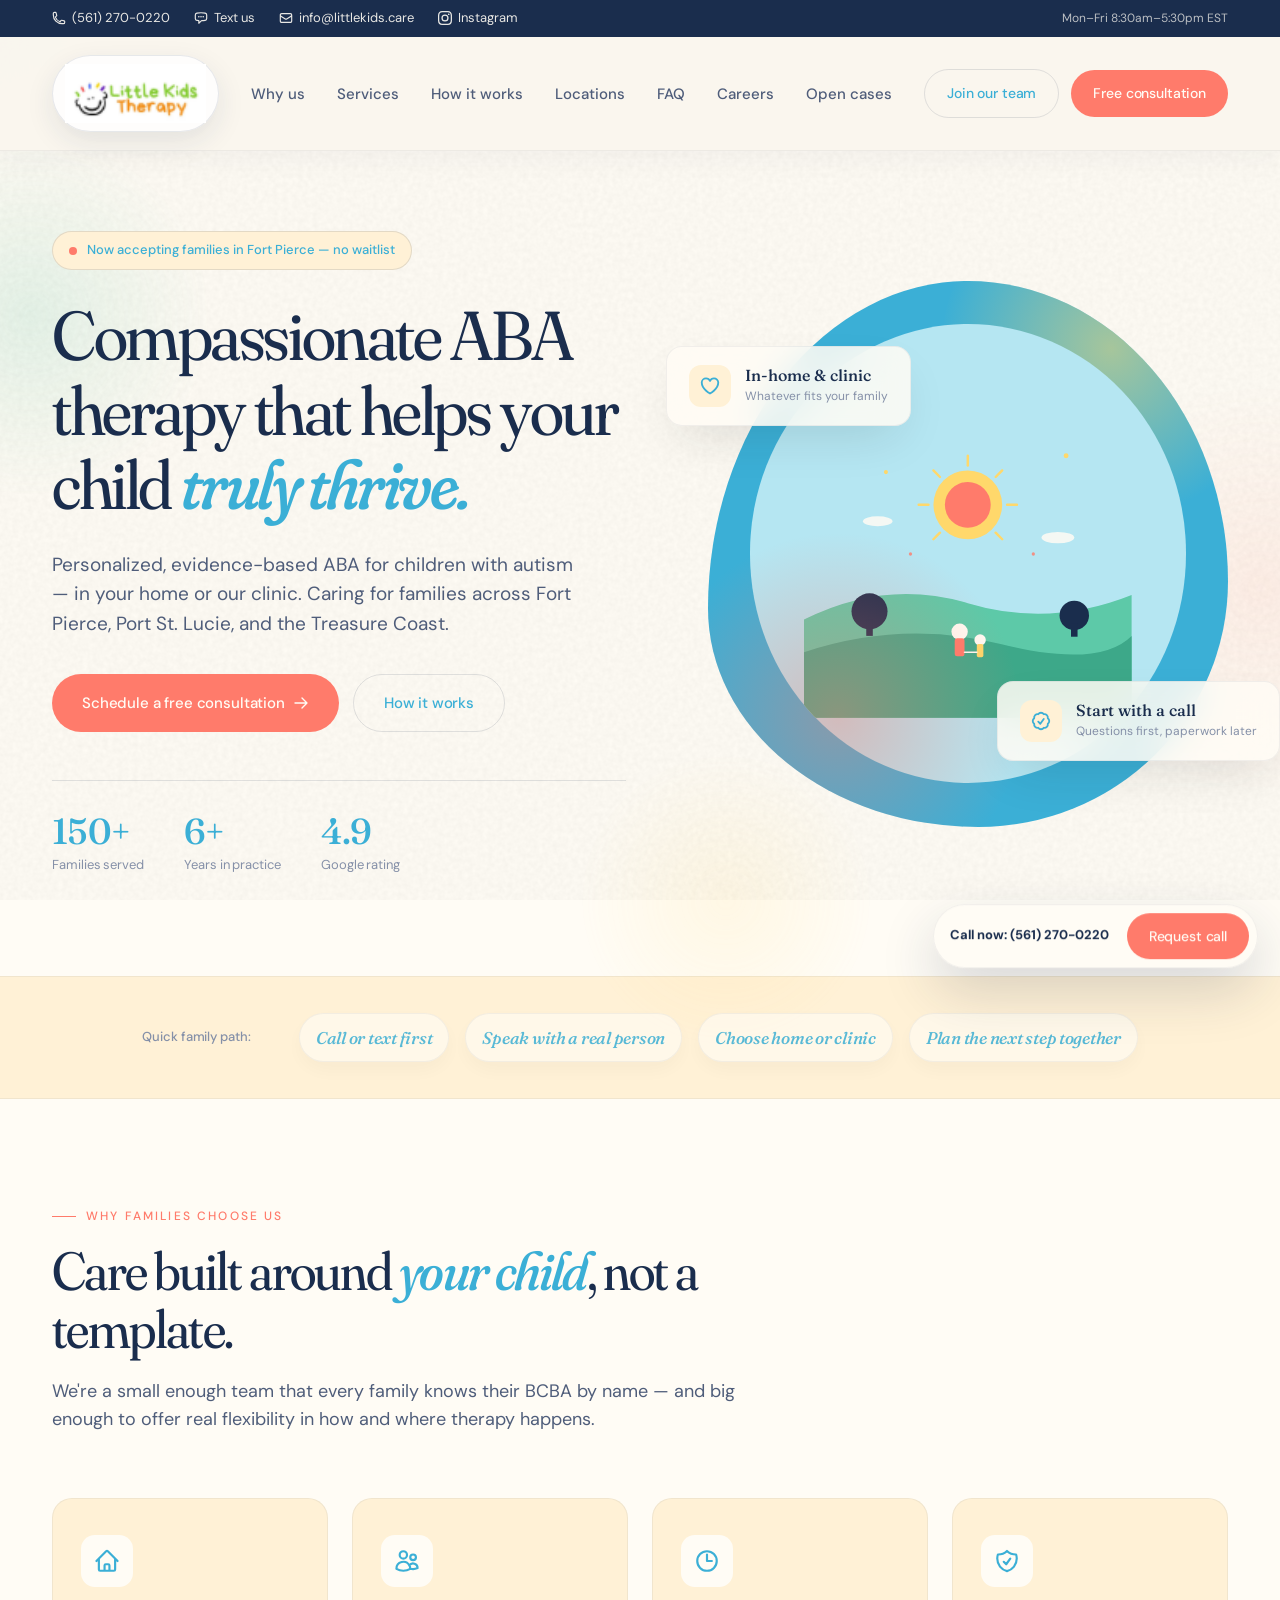
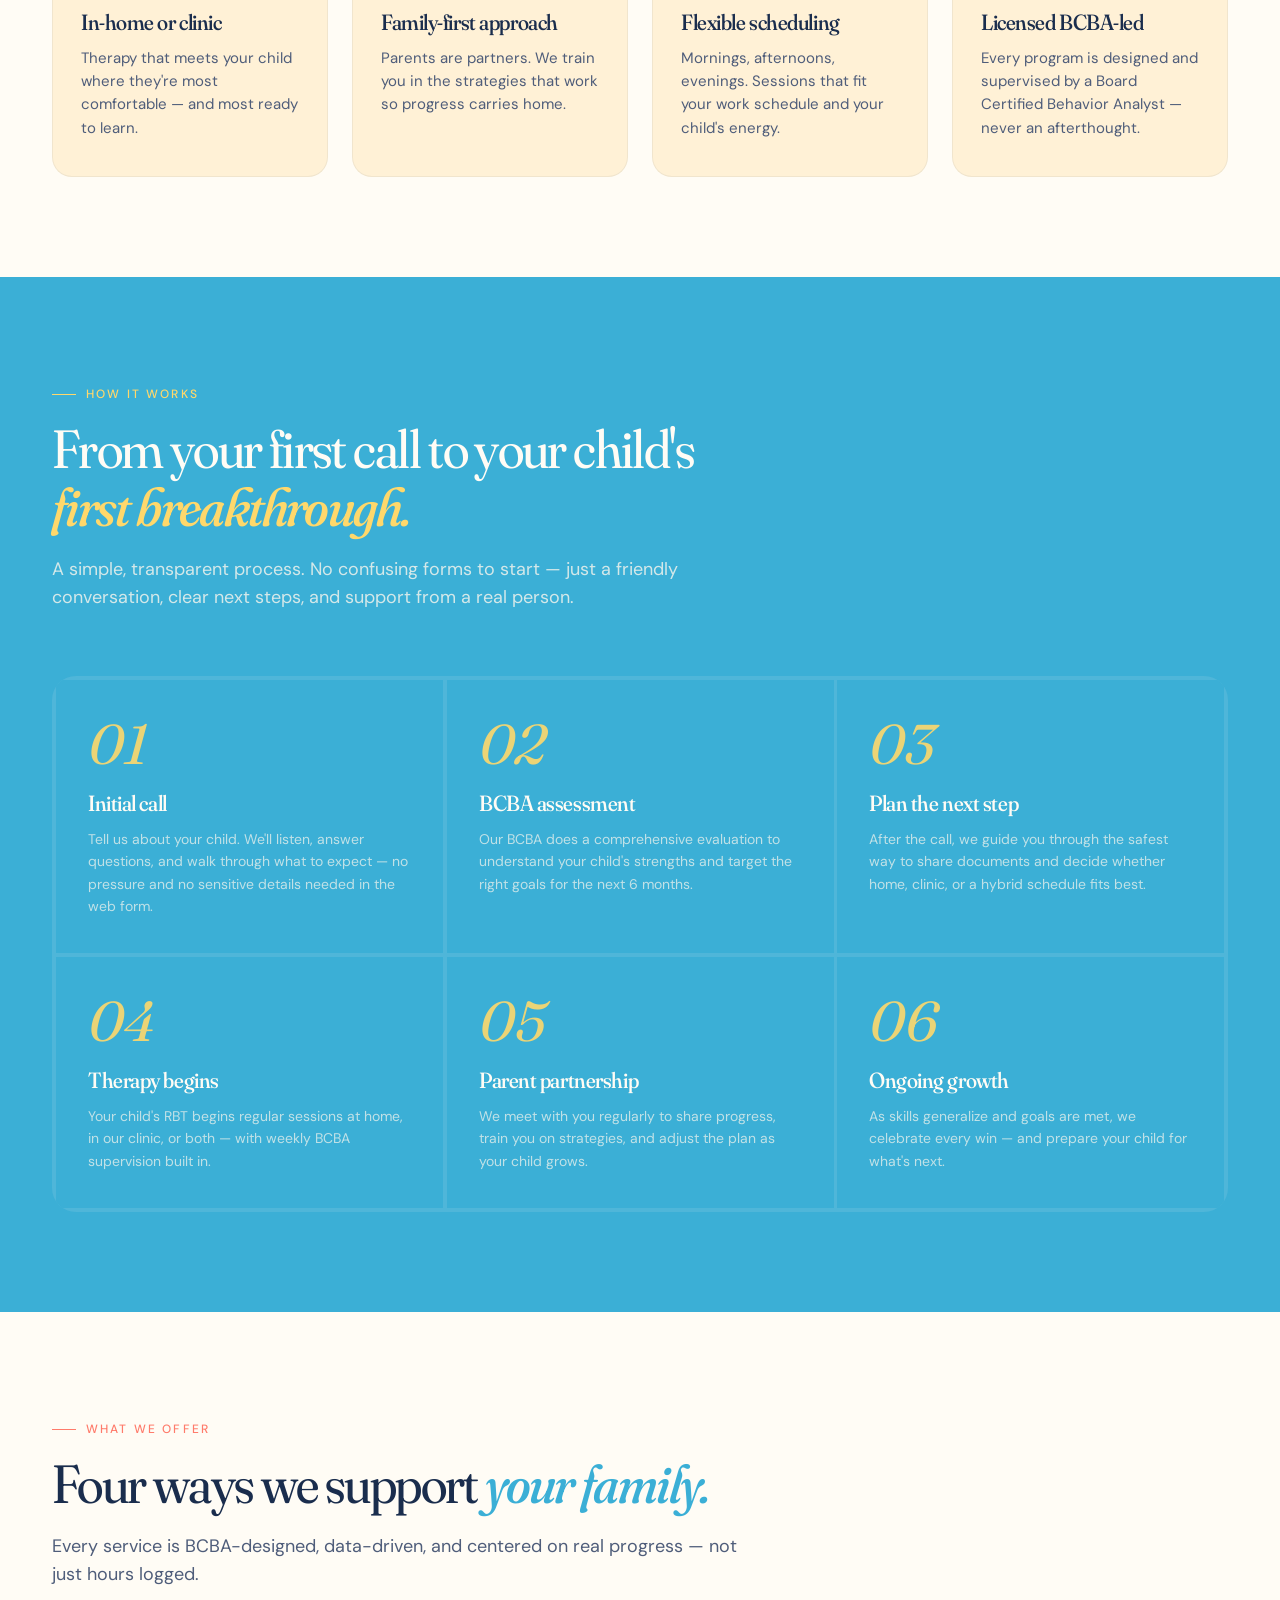
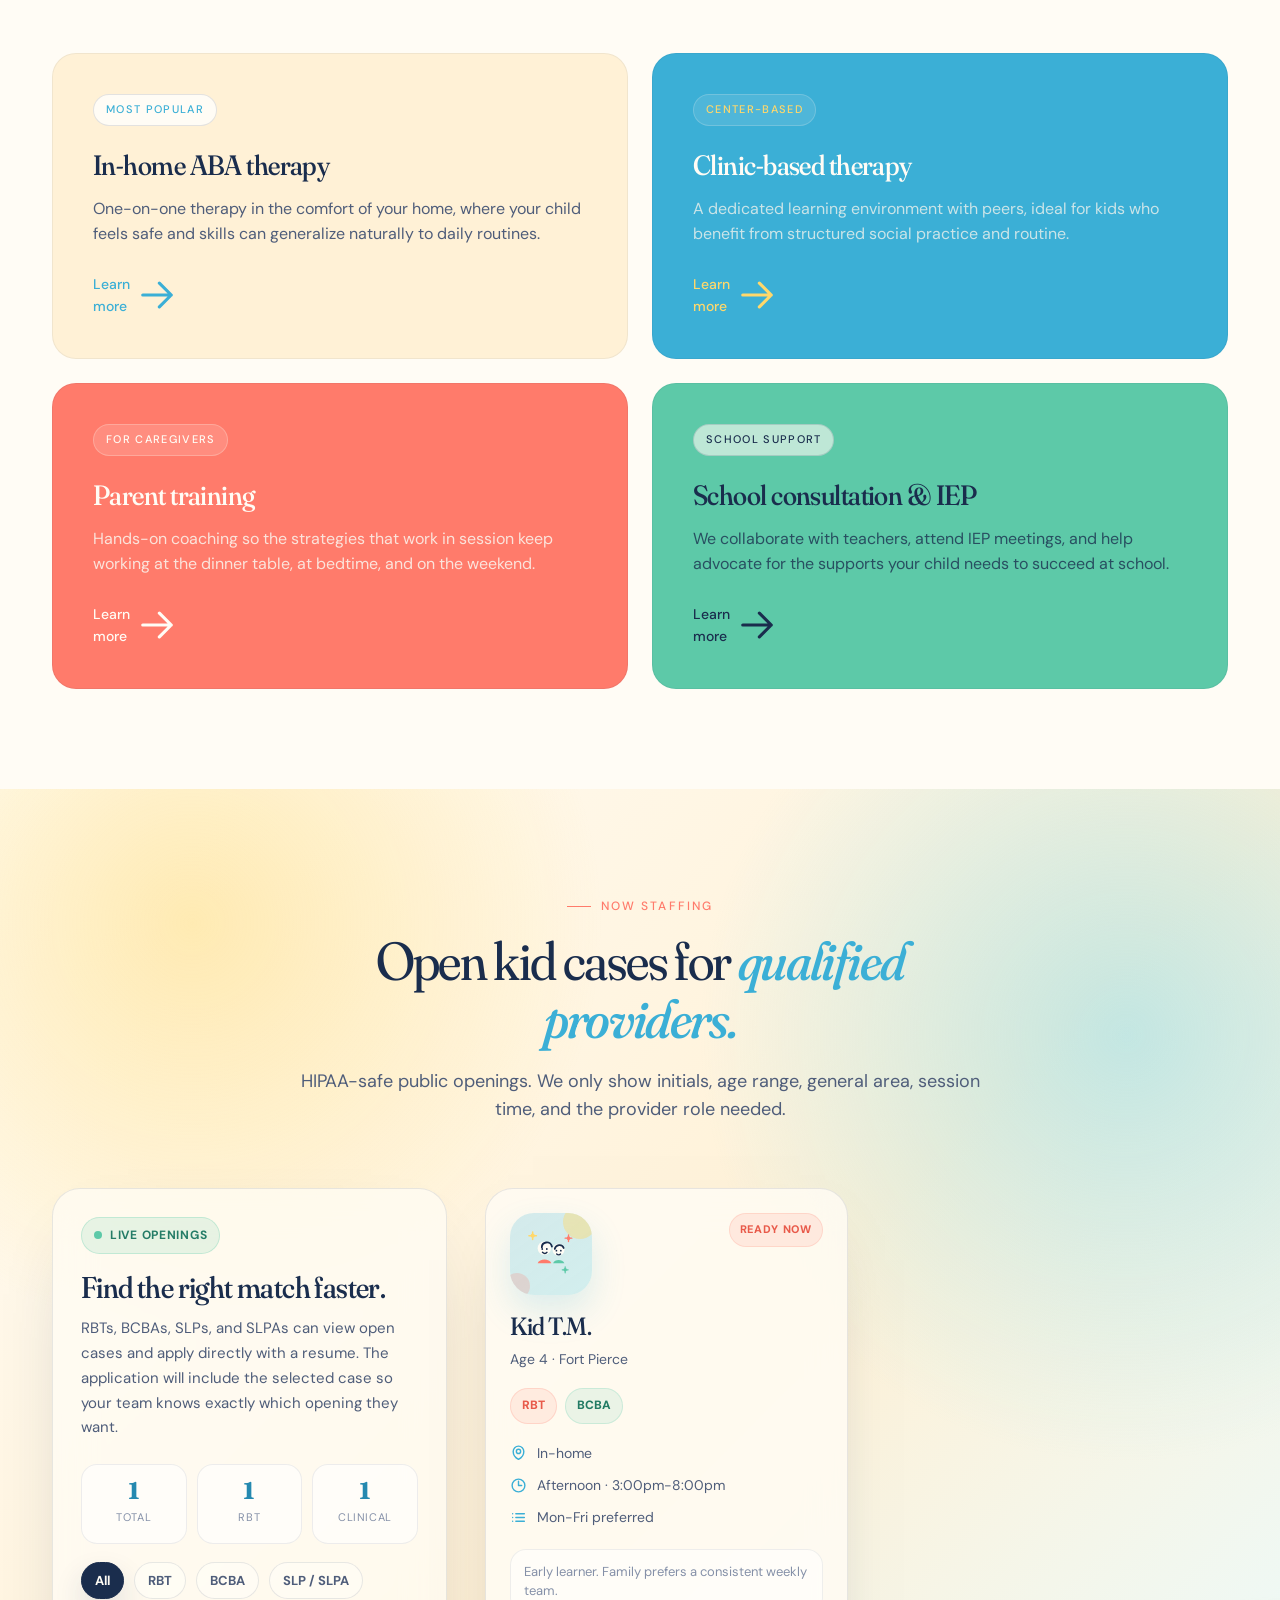
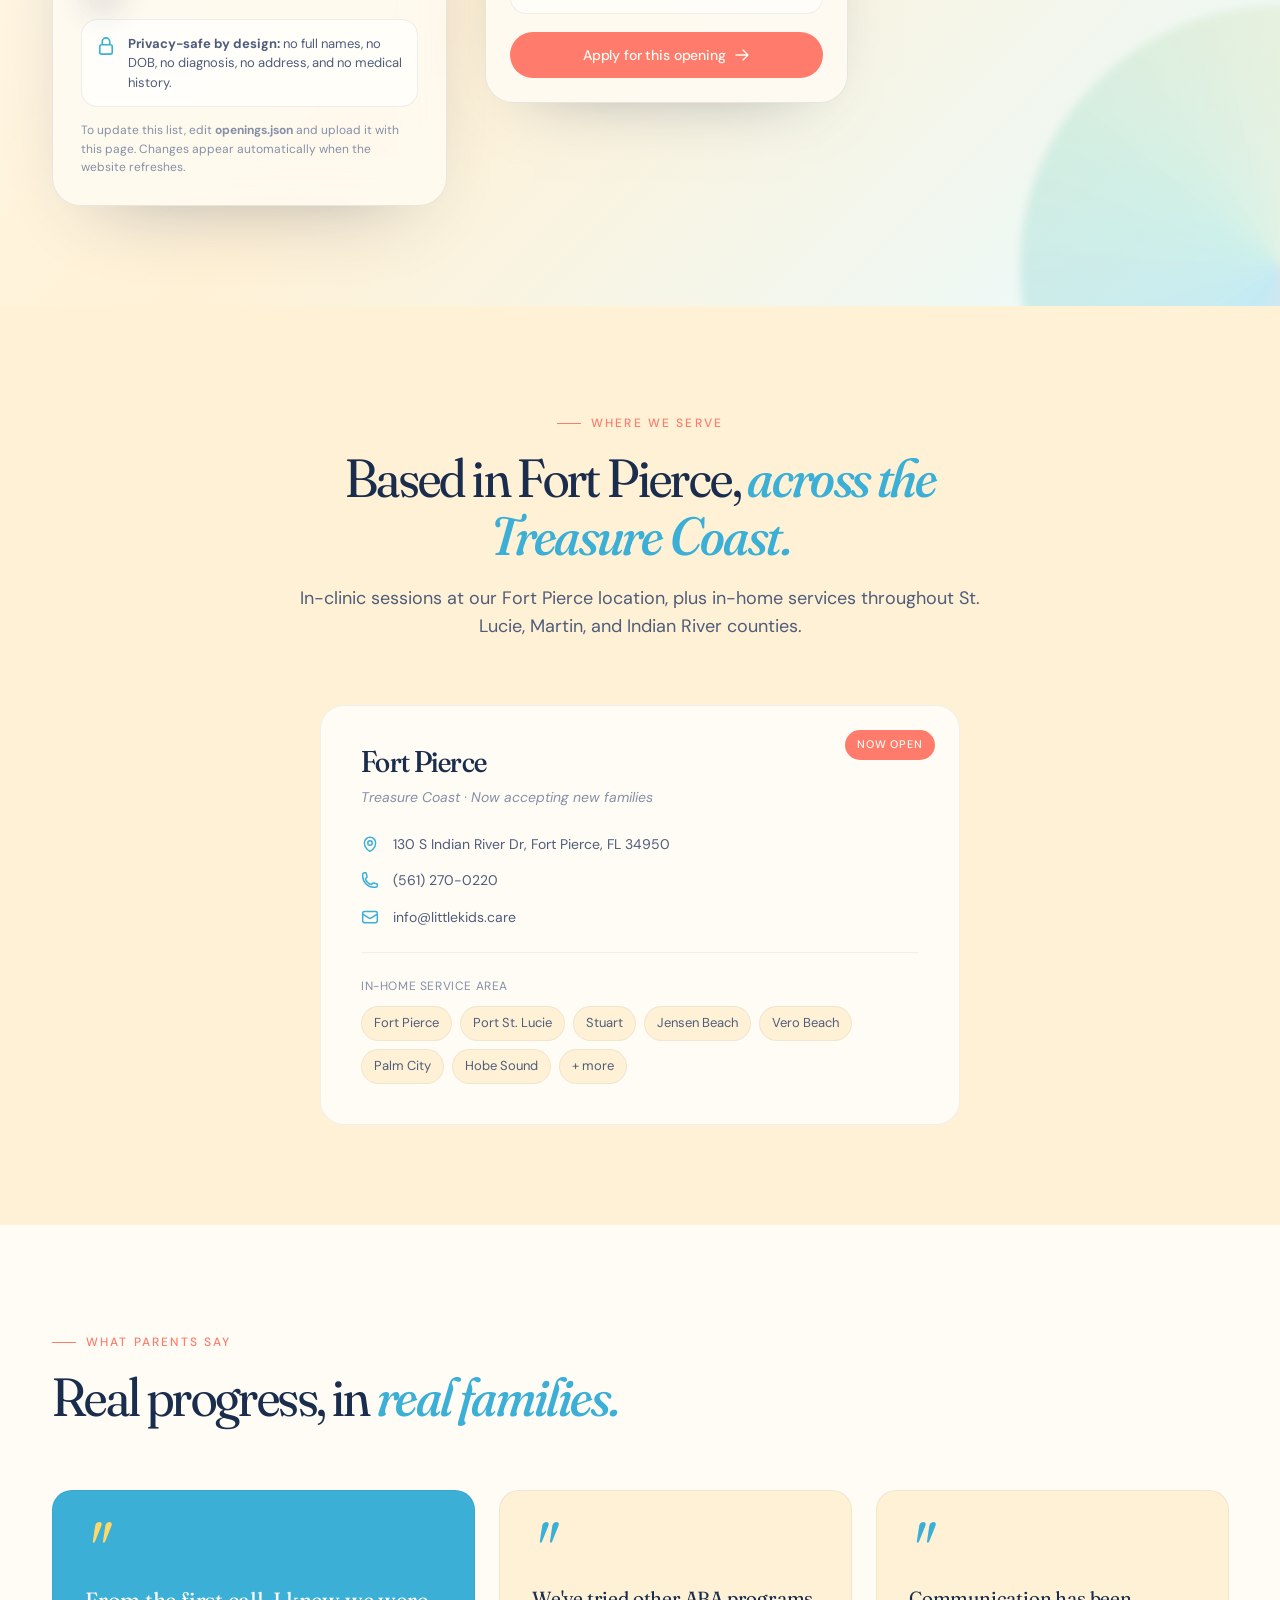
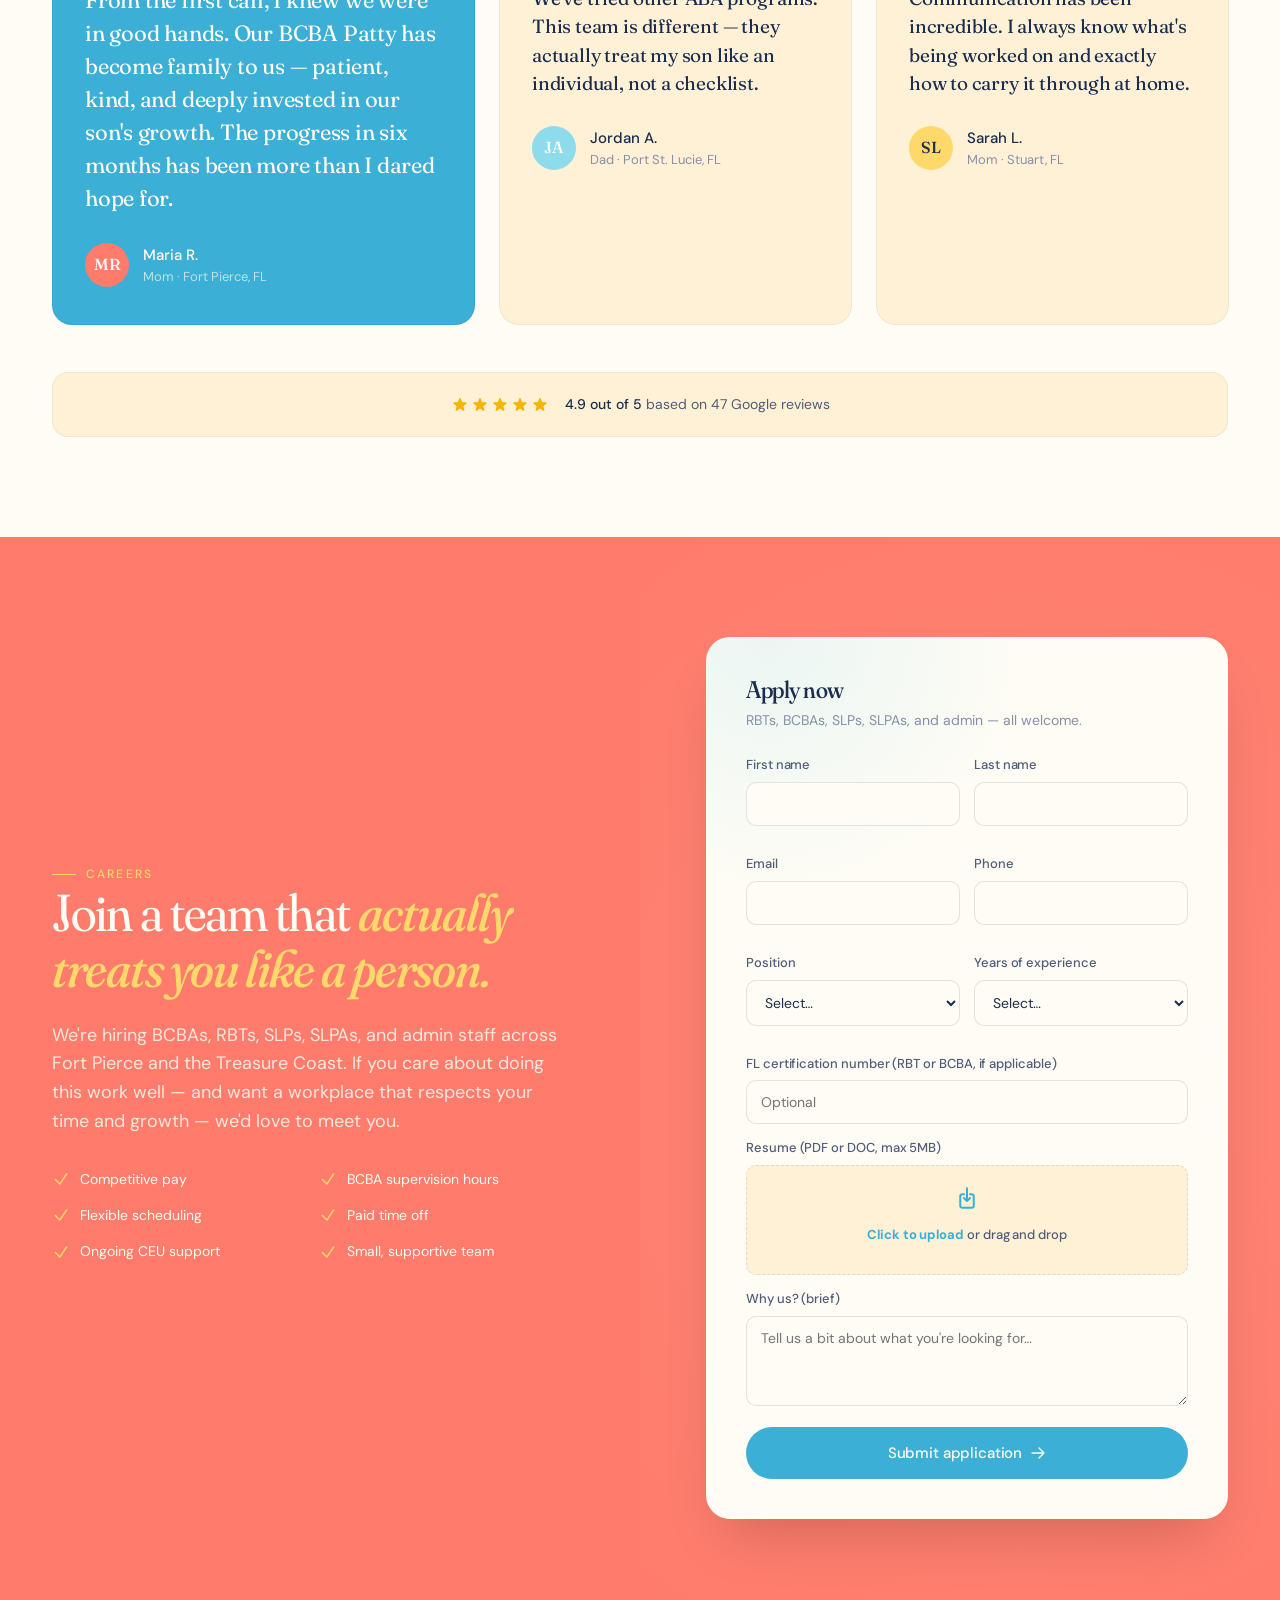
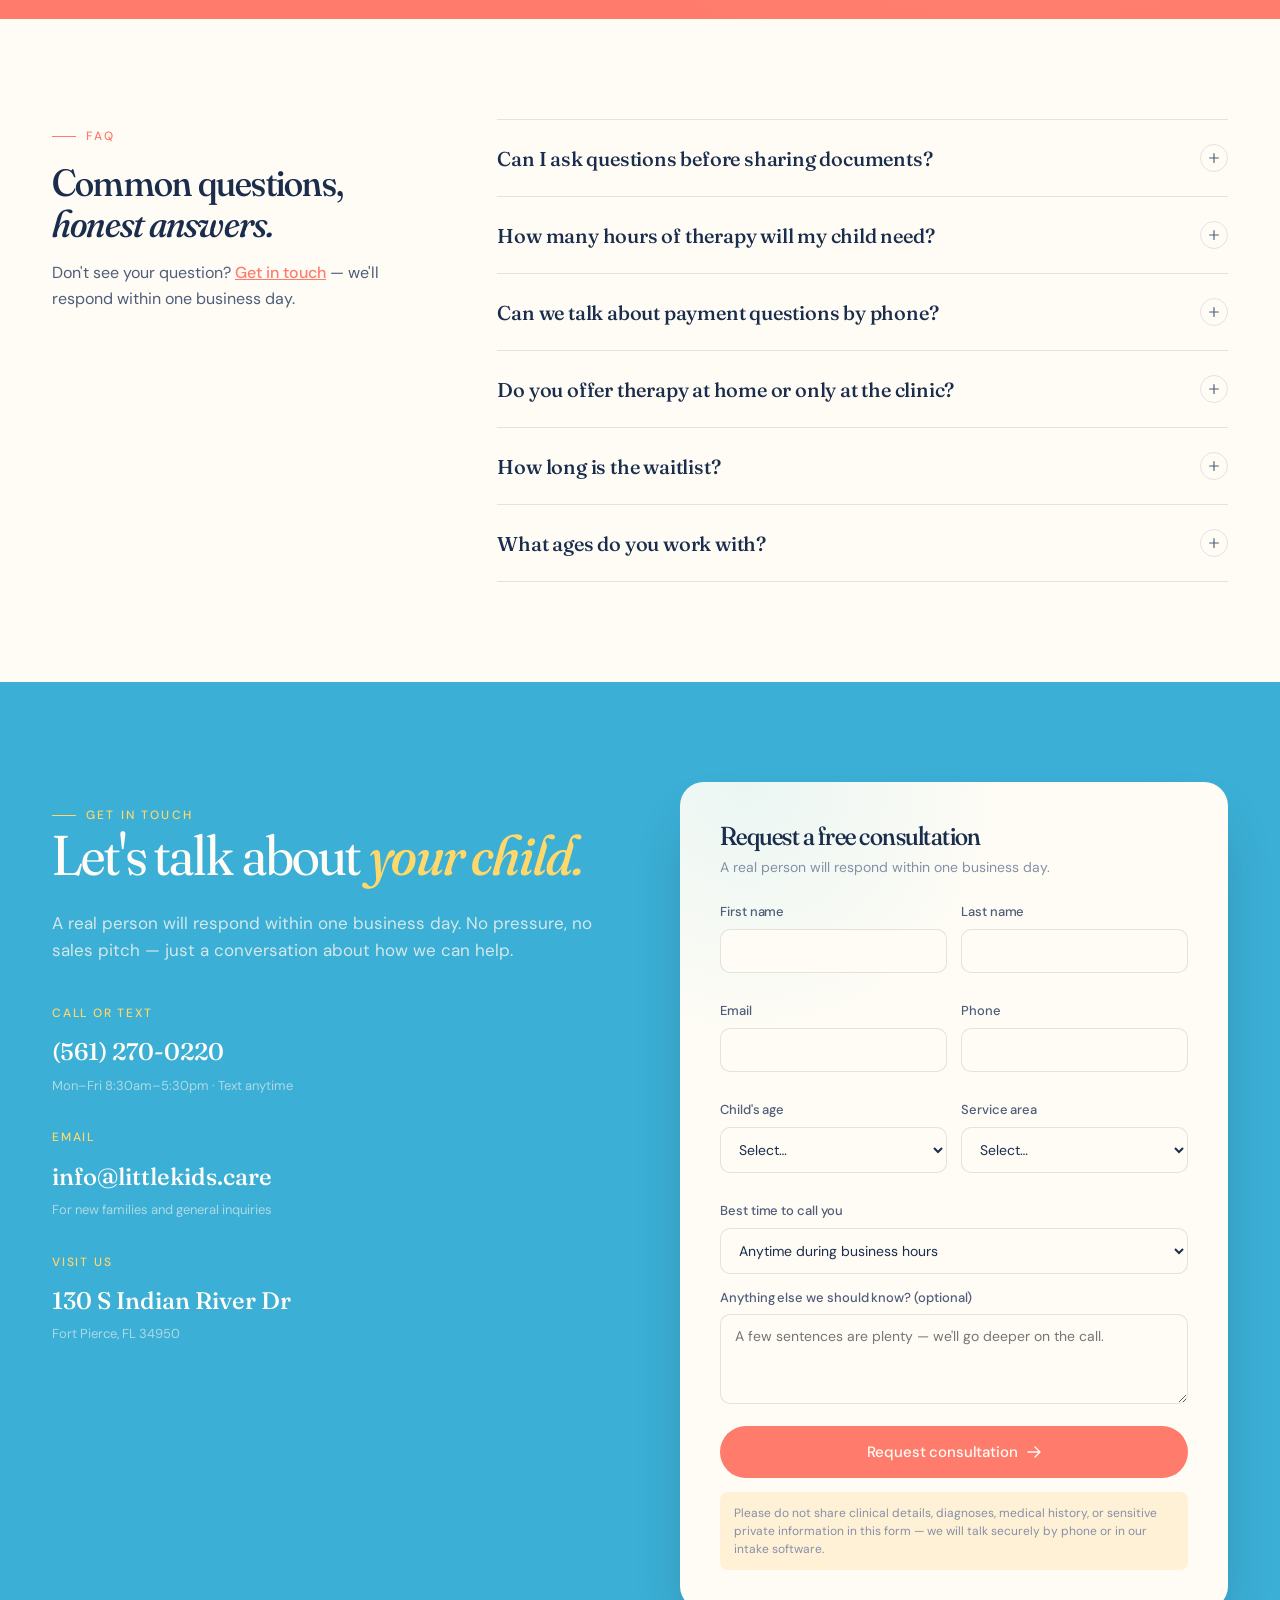
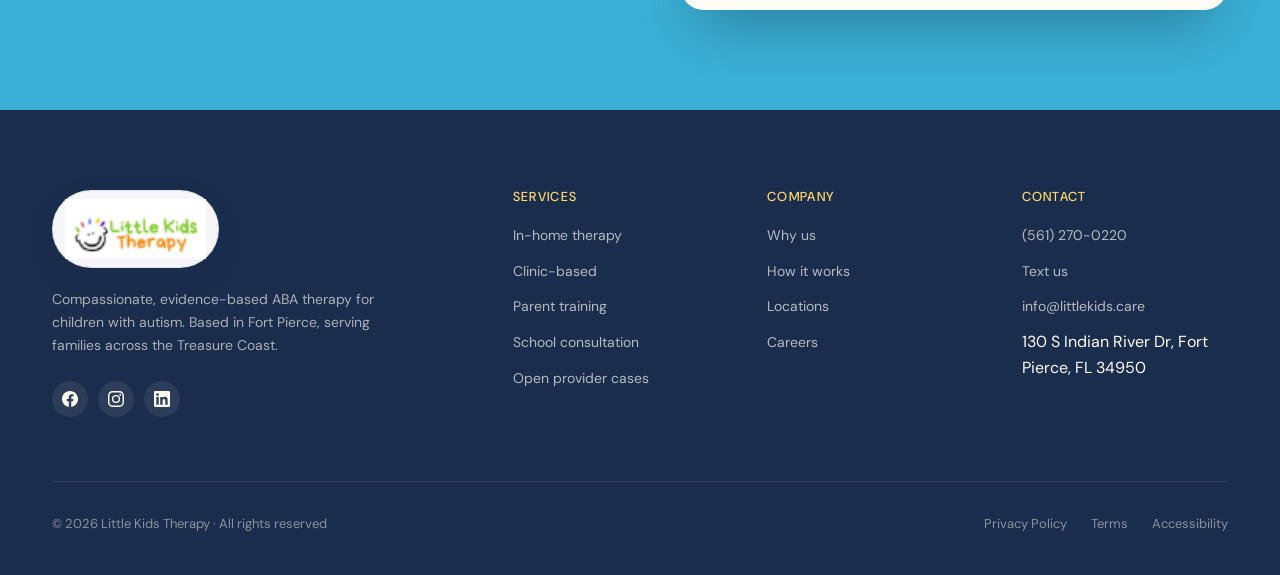
<file: index.html>
<!DOCTYPE html>
<html lang="en">
<head>
<meta charset="UTF-8">
<meta name="viewport" content="width=device-width, initial-scale=1.0">
<title>Little Kids Therapy — Pediatric ABA & Speech Support in Fort Pierce, FL</title>
<meta name="description" content="Modern pediatric ABA and speech-support services for families across Fort Pierce, Port St. Lucie, and the Treasure Coast — start with a simple call or text.">

<link rel="preconnect" href="https://fonts.googleapis.com">
<link rel="preconnect" href="https://fonts.gstatic.com" crossorigin>
<link href="https://fonts.googleapis.com/css2?family=Fraunces:ital,opsz,wght@0,9..144,300;0,9..144,400;0,9..144,500;0,9..144,600;0,9..144,700;1,9..144,400;1,9..144,500&family=DM+Sans:opsz,wght@9..40,300;9..40,400;9..40,500;9..40,600;9..40,700&display=swap" rel="stylesheet">

<style>
* { margin: 0; padding: 0; box-sizing: border-box; }

:root {
  --cream: #fffcf5;
  --cream-deep: #fff1d6;
  --ink: #1a2d4d;
  --ink-soft: #4f5d7a;
  --ink-muted: #8590a8;
  --forest: #3bafd6;
  --forest-deep: #2589b0;
  --forest-soft: #8edceb;
  --terra: #ff7b6b;
  --terra-deep: #e85a4a;
  --sand: #ffd86b;
  --mint: #5dc9a8;
  --footer-bg: #1a2d4d;
  --line: rgba(26, 45, 77, 0.12);
  --line-soft: rgba(26, 45, 77, 0.06);
}

html { scroll-behavior: smooth; }

body {
  font-family: 'DM Sans', sans-serif;
  background: var(--cream);
  color: var(--ink);
  line-height: 1.6;
  font-weight: 400;
  font-size: 16px;
  -webkit-font-smoothing: antialiased;
  overflow-x: hidden;
}

/* Subtle paper texture */
body::before {
  content: '';
  position: fixed;
  inset: 0;
  background-image: url("data:image/svg+xml,%3Csvg viewBox='0 0 200 200' xmlns='http://www.w3.org/2000/svg'%3E%3Cfilter id='n'%3E%3CfeTurbulence type='fractalNoise' baseFrequency='0.9' numOctaves='2' stitchTiles='stitch'/%3E%3CfeColorMatrix values='0 0 0 0 0 0 0 0 0 0 0 0 0 0 0 0 0 0 0.04 0'/%3E%3C/filter%3E%3Crect width='100%25' height='100%25' filter='url(%23n)'/%3E%3C/svg%3E");
  pointer-events: none;
  z-index: 1;
}

.container { max-width: 1240px; margin: 0 auto; padding: 0 32px; position: relative; z-index: 2; }

h1, h2, h3, h4 { font-family: 'Fraunces', serif; font-weight: 500; line-height: 1.08; letter-spacing: -0.02em; color: var(--ink); font-variation-settings: 'opsz' 96, 'SOFT' 50; }

.kicker {
  font-family: 'DM Sans', sans-serif;
  font-size: 12px;
  font-weight: 500;
  letter-spacing: 0.18em;
  text-transform: uppercase;
  color: var(--terra);
  display: inline-flex;
  align-items: center;
  gap: 10px;
}
.kicker::before { content: ''; width: 24px; height: 1px; background: var(--terra); }

/* ============ HEADER ============ */
header {
  position: sticky;
  top: 0;
  background: rgba(250, 246, 238, 0.92);
  backdrop-filter: blur(20px);
  -webkit-backdrop-filter: blur(20px);
  border-bottom: 1px solid var(--line-soft);
  z-index: 100;
}

.header-top {
  background: var(--ink);
  color: var(--cream);
  font-size: 13px;
  padding: 8px 0;
}
.header-top .container { display: flex; justify-content: space-between; align-items: center; gap: 16px; flex-wrap: wrap; }
.header-top-contacts { display: flex; gap: 24px; align-items: center; flex-wrap: wrap; }
.header-top-contacts a { color: var(--cream); text-decoration: none; display: flex; align-items: center; gap: 6px; opacity: 0.9; transition: opacity 0.2s; }
.header-top-contacts a:hover { opacity: 1; }
.header-top-contacts svg { width: 14px; height: 14px; }
.header-top-hours { opacity: 0.7; font-size: 12px; }

.header-main { padding: 18px 0; }
.header-main .container { display: flex; justify-content: space-between; align-items: center; gap: 32px; }

.logo { display: inline-flex; align-items: center; gap: 12px; text-decoration: none; color: var(--ink); }
.logo-shell {
  display: inline-flex;
  align-items: center;
  justify-content: center;
  padding: 8px 12px;
  border-radius: 999px;
  background: rgba(255,255,255,0.82);
  border: 1px solid rgba(26,45,77,0.10);
  box-shadow: 0 10px 28px rgba(26,45,77,0.10);
}
.logo-img {
  display: block;
  width: clamp(118px, 11vw, 148px);
  height: auto;
}
.logo-text {
  position: absolute !important;
  width: 1px; height: 1px;
  padding: 0; margin: -1px;
  overflow: hidden; clip: rect(0, 0, 0, 0);
  white-space: nowrap; border: 0;
}
.footer-brand .logo-shell, .mobile-nav-top .logo-shell {
  background: rgba(255,255,255,0.96);
}

nav ul { list-style: none; display: flex; gap: 32px; align-items: center; }
nav a { color: var(--ink-soft); text-decoration: none; font-size: 15px; font-weight: 500; transition: color 0.2s; position: relative; }
nav a:hover { color: var(--forest); }
nav a::after { content: ''; position: absolute; bottom: -4px; left: 0; width: 0; height: 1px; background: var(--forest); transition: width 0.3s; }
nav a:hover::after { width: 100%; }

.header-cta { display: flex; gap: 12px; align-items: center; }

.btn {
  display: inline-flex;
  align-items: center;
  justify-content: center;
  gap: 8px;
  padding: 12px 22px;
  border-radius: 999px;
  font-size: 14px;
  font-weight: 500;
  font-family: 'DM Sans', sans-serif;
  text-decoration: none;
  border: none;
  cursor: pointer;
  transition: all 0.25s ease;
  letter-spacing: -0.01em;
  white-space: nowrap;
}
.btn-primary { background: var(--terra); color: var(--cream); }
.btn-primary:hover { background: var(--terra-deep); transform: translateY(-1px); box-shadow: 0 6px 20px rgba(255, 123, 107, 0.35); }
.btn-ghost { background: transparent; color: var(--forest); border: 1px solid var(--line); }
.btn-ghost:hover { border-color: var(--forest); background: var(--cream-deep); }
.btn-dark { background: var(--forest); color: var(--cream); }
.btn-dark:hover { background: var(--forest-deep); }
.btn-lg { padding: 16px 30px; font-size: 15px; }
.btn svg { width: 16px; height: 16px; }

.mobile-toggle { display: none; background: none; border: none; cursor: pointer; padding: 8px; }
.mobile-toggle svg { width: 24px; height: 24px; color: var(--ink); }

/* ============ HERO ============ */
.hero { padding: 80px 0 100px; position: relative; overflow: hidden; }
.hero .container { display: grid; grid-template-columns: 1.1fr 1fr; gap: 80px; align-items: center; }
.hero-content { position: relative; }

.psl-pill {
  display: inline-flex;
  align-items: center;
  gap: 10px;
  background: var(--cream-deep);
  border: 1px solid var(--line);
  padding: 8px 16px;
  border-radius: 999px;
  font-size: 13px;
  font-weight: 500;
  color: var(--forest);
  margin-bottom: 28px;
}
.psl-pill .dot {
  width: 8px; height: 8px; background: var(--terra); border-radius: 50%;
  animation: pulse 2s ease-in-out infinite;
}
@keyframes pulse {
  0%, 100% { transform: scale(1); opacity: 1; }
  50% { transform: scale(1.4); opacity: 0.6; }
}

.hero h1 {
  font-size: clamp(40px, 5.4vw, 72px);
  margin-bottom: 28px;
  font-weight: 400;
  letter-spacing: -0.035em;
}
.hero h1 em { font-style: italic; color: var(--forest); font-weight: 500; font-variation-settings: 'opsz' 96, 'SOFT' 100; }

.hero-desc {
  font-size: 19px;
  color: var(--ink-soft);
  max-width: 540px;
  margin-bottom: 36px;
  line-height: 1.55;
}

.hero-actions { display: flex; gap: 14px; flex-wrap: wrap; margin-bottom: 48px; }

.hero-stats { display: flex; gap: 40px; padding-top: 32px; border-top: 1px solid var(--line); }
.stat-num { font-family: 'Fraunces', serif; font-size: 36px; font-weight: 500; color: var(--forest); line-height: 1; margin-bottom: 6px; letter-spacing: -0.02em; }
.stat-label { font-size: 13px; color: var(--ink-muted); letter-spacing: -0.005em; }

/* Hero illustration */
.hero-art {
  position: relative;
  aspect-ratio: 1 / 1.05;
  max-width: 520px;
  justify-self: end;
  width: 100%;
}
.hero-art-bg {
  position: absolute;
  inset: 0;
  background: #3bafd6;
  border-radius: 50% 50% 48% 52% / 60% 55% 45% 40%;
  overflow: hidden;
}
.hero-art-bg::before {
  content: '';
  position: absolute;
  top: -20%; right: -10%;
  width: 65%; height: 65%;
  background: radial-gradient(circle, rgba(255, 216, 107, 0.55) 0%, transparent 70%);
  border-radius: 50%;
}
.hero-art-bg::after {
  content: '';
  position: absolute;
  bottom: -15%; left: -10%;
  width: 70%; height: 70%;
  background: radial-gradient(circle, rgba(255, 123, 107, 0.4) 0%, transparent 70%);
  border-radius: 50%;
}

.hero-card {
  position: absolute;
  background: var(--cream);
  padding: 18px 22px;
  border-radius: 16px;
  box-shadow: 0 20px 50px -15px rgba(28, 32, 36, 0.15);
  border: 1px solid var(--line-soft);
  display: flex;
  align-items: center;
  gap: 14px;
}
.hero-card-1 { top: 12%; left: -8%; }
.hero-card-2 { bottom: 12%; right: -10%; }
.hero-card-icon {
  width: 42px; height: 42px;
  background: var(--cream-deep);
  border-radius: 12px;
  display: grid;
  place-items: center;
  color: var(--forest);
  flex-shrink: 0;
}
.hero-card-icon svg { width: 22px; height: 22px; }
.hero-card-title { font-family: 'Fraunces', serif; font-size: 16px; font-weight: 500; line-height: 1.2; margin-bottom: 2px; }
.hero-card-sub { font-size: 12px; color: var(--ink-muted); }

.hero-emoji-circle {
  position: absolute;
  inset: 8%;
  border-radius: 50%;
  background: #b5e6f2;
  display: grid;
  place-items: center;
  overflow: hidden;
}
.hero-illustration {
  width: 75%; height: 75%;
}

/* ============ TRUST BAR ============ */
.trust-bar { padding: 36px 0; background: var(--cream-deep); border-block: 1px solid var(--line-soft); }
.trust-bar .container { display: flex; align-items: center; gap: 48px; flex-wrap: wrap; justify-content: center; }
.trust-label { font-size: 13px; font-weight: 500; color: var(--ink-muted); letter-spacing: -0.005em; }
.trust-items { display: flex; gap: 36px; flex-wrap: wrap; align-items: center; }
.trust-item {
  font-family: 'Fraunces', serif;
  font-size: 17px;
  font-weight: 500;
  color: var(--forest);
  letter-spacing: -0.015em;
  font-style: italic;
  opacity: 0.85;
}

/* ============ SECTION BASICS ============ */
section { padding: 100px 0; position: relative; }
.section-head { max-width: 700px; margin-bottom: 64px; }
.section-head h2 { font-size: clamp(34px, 4.2vw, 54px); margin-top: 16px; margin-bottom: 20px; letter-spacing: -0.03em; font-weight: 400; }
.section-head h2 em { font-style: italic; color: var(--forest); font-weight: 500; }
.section-head p { font-size: 18px; color: var(--ink-soft); line-height: 1.55; }
.section-head.center { margin-left: auto; margin-right: auto; text-align: center; }
.section-head.center .kicker { justify-content: center; }

/* ============ WHY US ============ */
.why { background: var(--cream); }
.why-grid {
  display: grid;
  grid-template-columns: repeat(4, 1fr);
  gap: 24px;
}
.why-card {
  padding: 36px 28px;
  background: var(--cream-deep);
  border-radius: 20px;
  border: 1px solid var(--line-soft);
  transition: all 0.3s ease;
  position: relative;
}
.why-card:hover { transform: translateY(-4px); border-color: var(--forest); }
.why-card-icon {
  width: 52px; height: 52px;
  background: var(--cream);
  border-radius: 14px;
  display: grid;
  place-items: center;
  margin-bottom: 24px;
  color: var(--forest);
}
.why-card-icon svg { width: 26px; height: 26px; }
.why-card h3 { font-size: 22px; margin-bottom: 12px; font-weight: 500; }
.why-card p { font-size: 15px; color: var(--ink-soft); line-height: 1.55; }

/* ============ PROCESS ============ */
.process { background: var(--forest); color: var(--cream); }
.process .kicker { color: var(--sand); }
.process .kicker::before { background: var(--sand); }
.process h2 { color: var(--cream); }
.process h2 em { color: var(--sand); }
.process .section-head p { color: rgba(250, 246, 238, 0.8); }

.process-grid {
  display: grid;
  grid-template-columns: repeat(3, 1fr);
  gap: 4px;
  background: rgba(250, 246, 238, 0.1);
  border-radius: 24px;
  overflow: hidden;
  padding: 4px;
}
.process-step {
  padding: 36px 32px;
  background: var(--forest);
  position: relative;
  transition: background 0.3s ease;
}
.process-step:hover { background: var(--forest-deep); }
.step-num {
  font-family: 'Fraunces', serif;
  font-style: italic;
  font-size: 56px;
  font-weight: 400;
  color: var(--sand);
  line-height: 1;
  margin-bottom: 20px;
  opacity: 0.9;
}
.process-step h3 { color: var(--cream); font-size: 22px; margin-bottom: 12px; font-weight: 500; }
.process-step p { color: rgba(250, 246, 238, 0.7); font-size: 14px; line-height: 1.6; }

/* ============ SERVICES ============ */
.services { background: var(--cream); }
.services-grid {
  display: grid;
  grid-template-columns: 1fr 1fr;
  gap: 24px;
}
.service-card {
  padding: 40px;
  background: var(--cream-deep);
  border-radius: 24px;
  border: 1px solid var(--line-soft);
  position: relative;
  overflow: hidden;
  transition: all 0.3s ease;
}
.service-card:nth-child(2) { background: var(--forest); color: var(--cream); }
.service-card:nth-child(2) h3 { color: var(--cream); }
.service-card:nth-child(2) .service-desc { color: rgba(250, 246, 238, 0.75); }
.service-card:nth-child(2) .service-tag { background: rgba(250, 246, 238, 0.1); color: var(--sand); border-color: rgba(250, 246, 238, 0.2); }
.service-card:nth-child(2) .service-link { color: var(--sand); }
.service-card:nth-child(3) { background: var(--terra); color: var(--cream); }
.service-card:nth-child(3) h3 { color: var(--cream); }
.service-card:nth-child(3) .service-desc { color: rgba(250, 246, 238, 0.85); }
.service-card:nth-child(3) .service-tag { background: rgba(250, 246, 238, 0.15); color: var(--cream); border-color: rgba(250, 246, 238, 0.25); }
.service-card:nth-child(3) .service-link { color: var(--cream); }
.service-card:nth-child(4) { background: var(--mint); color: var(--ink); }
.service-card:nth-child(4) h3 { color: var(--ink); }
.service-card:nth-child(4) .service-desc { color: rgba(26, 45, 77, 0.78); }
.service-card:nth-child(4) .service-tag { background: rgba(255, 252, 245, 0.6); color: var(--ink); border-color: rgba(26, 45, 77, 0.15); }
.service-card:nth-child(4) .service-link { color: var(--ink); }

.service-tag {
  display: inline-block;
  font-size: 11px;
  font-weight: 500;
  letter-spacing: 0.12em;
  text-transform: uppercase;
  padding: 6px 12px;
  border-radius: 999px;
  background: var(--cream);
  color: var(--forest);
  border: 1px solid var(--line);
  margin-bottom: 24px;
}
.service-card h3 { font-size: 28px; margin-bottom: 16px; font-weight: 500; }
.service-desc { font-size: 16px; color: var(--ink-soft); line-height: 1.6; margin-bottom: 24px; }
.service-link {
  display: inline-flex;
  align-items: center;
  gap: 8px;
  color: var(--forest);
  text-decoration: none;
  font-size: 14px;
  font-weight: 500;
  transition: gap 0.2s;
}
.service-link:hover { gap: 12px; }

/* ============ LOCATIONS ============ */
.locations { background: var(--cream-deep); }
.locations-grid {
  display: grid;
  grid-template-columns: 1fr;
  gap: 32px;
  max-width: 640px;
  margin: 0 auto;
}
.location-card {
  background: var(--cream);
  border-radius: 24px;
  padding: 40px;
  border: 1px solid var(--line-soft);
  position: relative;
}
.location-badge {
  position: absolute;
  top: 24px; right: 24px;
  background: var(--terra);
  color: var(--cream);
  font-size: 11px;
  font-weight: 500;
  letter-spacing: 0.08em;
  text-transform: uppercase;
  padding: 6px 12px;
  border-radius: 999px;
}
.location-card h3 { font-size: 30px; margin-bottom: 8px; font-weight: 500; }
.location-region { font-size: 14px; color: var(--ink-muted); margin-bottom: 24px; font-style: italic; }
.location-detail { display: flex; align-items: flex-start; gap: 14px; margin-bottom: 14px; font-size: 14px; color: var(--ink-soft); }
.location-detail svg { width: 18px; height: 18px; color: var(--forest); flex-shrink: 0; margin-top: 2px; }
.location-cities { margin-top: 24px; padding-top: 24px; border-top: 1px solid var(--line-soft); }
.location-cities-label { font-size: 12px; color: var(--ink-muted); letter-spacing: 0.05em; text-transform: uppercase; margin-bottom: 10px; }
.location-cities-list { display: flex; flex-wrap: wrap; gap: 8px; }
.city-chip { background: var(--cream-deep); padding: 6px 12px; border-radius: 999px; font-size: 13px; color: var(--ink-soft); border: 1px solid var(--line-soft); }

/* ============ TESTIMONIALS ============ */
.testimonials { background: var(--cream); position: relative; }
.testimonials-grid { display: grid; grid-template-columns: 1.2fr 1fr 1fr; gap: 24px; }
.testimonial {
  padding: 36px 32px;
  background: var(--cream-deep);
  border-radius: 20px;
  border: 1px solid var(--line-soft);
}
.testimonial.featured { background: var(--forest); color: var(--cream); }
.testimonial.featured .quote-text { color: var(--cream); }
.testimonial.featured .reviewer-name { color: var(--cream); }
.testimonial.featured .reviewer-meta { color: rgba(250, 246, 238, 0.7); }
.testimonial.featured .quote-mark { color: var(--sand); }

.quote-mark { font-family: 'Fraunces', serif; font-size: 64px; line-height: 0.7; color: var(--forest); font-style: italic; margin-bottom: 12px; }
.quote-text { font-family: 'Fraunces', serif; font-size: 19px; line-height: 1.5; color: var(--ink); margin-bottom: 28px; font-weight: 400; letter-spacing: -0.01em; }
.testimonial.featured .quote-text { font-size: 22px; }

.reviewer { display: flex; align-items: center; gap: 14px; }
.reviewer-avatar { width: 44px; height: 44px; border-radius: 50%; background: var(--terra); color: var(--cream); display: grid; place-items: center; font-family: 'Fraunces', serif; font-weight: 500; font-size: 16px; }
.testimonial:nth-child(2) .reviewer-avatar { background: var(--forest-soft); }
.testimonial:nth-child(3) .reviewer-avatar { background: var(--sand); color: var(--ink); }
.reviewer-name { font-size: 15px; font-weight: 500; color: var(--ink); }
.reviewer-meta { font-size: 13px; color: var(--ink-muted); }

.google-bar { display: flex; align-items: center; gap: 16px; margin-top: 48px; padding: 20px 28px; background: var(--cream-deep); border-radius: 16px; border: 1px solid var(--line-soft); justify-content: center; flex-wrap: wrap; }
.google-bar-stars { display: flex; gap: 2px; }
.google-bar-stars svg { width: 18px; height: 18px; color: #f4b400; }
.google-bar-text { font-size: 14px; color: var(--ink-soft); }
.google-bar-text strong { color: var(--ink); font-weight: 500; }

/* ============ CAREERS ============ */
.careers { background: var(--terra); color: var(--cream); position: relative; overflow: hidden; }
.careers::before {
  content: '';
  position: absolute;
  top: -40%; right: -10%;
  width: 60%; height: 180%;
  background: radial-gradient(circle, rgba(250, 246, 238, 0.08) 0%, transparent 70%);
  pointer-events: none;
}
.careers .kicker { color: var(--sand); }
.careers .kicker::before { background: var(--sand); }
.careers .container { position: relative; z-index: 2; }
.careers-grid { display: grid; grid-template-columns: 1.1fr 1fr; gap: 80px; align-items: center; }
.careers h2 { color: var(--cream); font-size: clamp(34px, 4.2vw, 52px); margin-bottom: 24px; font-weight: 400; }
.careers h2 em { color: var(--sand); font-style: italic; font-weight: 500; }
.careers-desc { font-size: 18px; color: rgba(250, 246, 238, 0.88); margin-bottom: 32px; line-height: 1.6; max-width: 520px; }
.careers-benefits { display: grid; grid-template-columns: 1fr 1fr; gap: 14px; margin-bottom: 36px; max-width: 520px; }
.benefit { display: flex; align-items: center; gap: 10px; font-size: 14px; color: var(--cream); }
.benefit svg { width: 18px; height: 18px; color: var(--sand); flex-shrink: 0; }

.careers-form {
  background: var(--cream);
  color: var(--ink);
  padding: 40px;
  border-radius: 24px;
  box-shadow: 0 30px 60px -20px rgba(0,0,0,0.2);
}
.careers-form h3 { font-size: 24px; margin-bottom: 6px; font-weight: 500; }
.careers-form-sub { font-size: 14px; color: var(--ink-muted); margin-bottom: 24px; }

.form-row { display: grid; grid-template-columns: 1fr 1fr; gap: 14px; margin-bottom: 14px; }
.form-field { margin-bottom: 14px; }
.form-field label { display: block; font-size: 13px; font-weight: 500; color: var(--ink-soft); margin-bottom: 6px; letter-spacing: -0.005em; }
.form-field input, .form-field select, .form-field textarea {
  width: 100%;
  padding: 12px 14px;
  border: 1px solid var(--line);
  border-radius: 10px;
  background: var(--cream);
  font-family: 'DM Sans', sans-serif;
  font-size: 14px;
  color: var(--ink);
  transition: all 0.2s;
}
.form-field input:focus, .form-field select:focus, .form-field textarea:focus { outline: none; border-color: var(--forest); background: white; }
.form-field textarea { resize: vertical; min-height: 90px; font-family: 'DM Sans', sans-serif; }
.form-file {
  border: 1.5px dashed var(--line);
  border-radius: 10px;
  padding: 20px;
  text-align: center;
  cursor: pointer;
  transition: all 0.2s;
  background: var(--cream-deep);
}
.form-file:hover { border-color: var(--forest); background: var(--cream); }
.form-file svg { width: 24px; height: 24px; color: var(--forest); margin-bottom: 8px; }
.form-file-text { font-size: 13px; color: var(--ink-soft); }
.form-file-text strong { color: var(--forest); }
.form-file input { display: none; }
.form-file-name { font-size: 12px; color: var(--terra); margin-top: 8px; font-weight: 500; }

.form-success {
  background: var(--forest);
  color: var(--cream);
  padding: 32px;
  border-radius: 16px;
  text-align: center;
  display: none;
}
.form-success.show { display: block; }
.form-success svg { width: 40px; height: 40px; color: var(--sand); margin-bottom: 12px; }
.form-success h3 { color: var(--cream); margin-bottom: 8px; }
.form-success p { color: rgba(250, 246, 238, 0.85); font-size: 14px; }

/* ============ FAQ ============ */
.faq { background: var(--cream); }
.faq-grid { display: grid; grid-template-columns: 1fr 2fr; gap: 80px; align-items: start; }
.faq-list { border-top: 1px solid var(--line); }
.faq-item { border-bottom: 1px solid var(--line); }
.faq-q {
  width: 100%;
  text-align: left;
  background: none;
  border: none;
  padding: 24px 0;
  font-family: 'Fraunces', serif;
  font-size: 20px;
  font-weight: 500;
  color: var(--ink);
  cursor: pointer;
  display: flex;
  justify-content: space-between;
  align-items: center;
  gap: 16px;
  letter-spacing: -0.01em;
  transition: color 0.2s;
}
.faq-q:hover { color: var(--forest); }
.faq-q-icon {
  width: 28px; height: 28px;
  border: 1px solid var(--line);
  border-radius: 50%;
  display: grid;
  place-items: center;
  flex-shrink: 0;
  transition: all 0.3s;
}
.faq-q-icon svg { width: 14px; height: 14px; color: var(--ink-soft); transition: transform 0.3s; }
.faq-item.open .faq-q-icon { background: var(--forest); border-color: var(--forest); }
.faq-item.open .faq-q-icon svg { color: var(--cream); transform: rotate(45deg); }
.faq-a {
  max-height: 0;
  overflow: hidden;
  transition: max-height 0.4s ease;
}
.faq-a-inner { padding-bottom: 24px; font-size: 16px; color: var(--ink-soft); line-height: 1.65; max-width: 600px; }
.faq-item.open .faq-a { max-height: 400px; }

/* ============ CONTACT ============ */
.contact { background: var(--forest); color: var(--cream); padding: 100px 0; }
.contact .kicker { color: var(--sand); }
.contact .kicker::before { background: var(--sand); }
.contact h2 { color: var(--cream); font-size: clamp(34px, 4.5vw, 56px); margin-bottom: 24px; font-weight: 400; }
.contact h2 em { color: var(--sand); font-style: italic; font-weight: 500; }
.contact .section-head p { color: rgba(250, 246, 238, 0.8); }
.contact-grid { display: grid; grid-template-columns: 1fr 1fr; gap: 80px; align-items: start; }
.contact-info { padding-top: 16px; }
.contact-block { margin-bottom: 32px; }
.contact-block-label { font-size: 12px; letter-spacing: 0.15em; text-transform: uppercase; color: var(--sand); margin-bottom: 10px; font-weight: 500; }
.contact-block-value { font-family: 'Fraunces', serif; font-size: 24px; color: var(--cream); margin-bottom: 4px; font-weight: 500; }
.contact-block-value a { color: inherit; text-decoration: none; transition: color 0.2s; }
.contact-block-value a:hover { color: var(--sand); }
.contact-block-meta { font-size: 13px; color: rgba(250, 246, 238, 0.6); }

.contact-form-wrap {
  background: var(--cream);
  color: var(--ink);
  padding: 40px;
  border-radius: 24px;
  box-shadow: 0 30px 60px -20px rgba(0,0,0,0.3);
}
.contact-form-wrap h3 { font-size: 26px; margin-bottom: 6px; font-weight: 500; }
.contact-form-sub { font-size: 14px; color: var(--ink-muted); margin-bottom: 24px; }
.contact-disclaimer { font-size: 12px; color: var(--ink-muted); margin-top: 14px; padding: 12px 14px; background: var(--cream-deep); border-radius: 8px; line-height: 1.5; }

/* ============ FOOTER ============ */
footer { background: var(--footer-bg); color: var(--cream); padding: 80px 0 40px; }
.footer-grid { display: grid; grid-template-columns: 2fr 1fr 1fr 1fr; gap: 48px; margin-bottom: 64px; }
.footer-brand { max-width: 360px; }
.footer-brand .logo { color: var(--cream); margin-bottom: 20px; }
.footer-brand p { color: rgba(250, 246, 238, 0.65); font-size: 14px; line-height: 1.65; margin-bottom: 24px; }
.footer-social { display: flex; gap: 10px; }
.footer-social a { width: 36px; height: 36px; border-radius: 50%; background: rgba(250, 246, 238, 0.08); display: grid; place-items: center; color: var(--cream); transition: background 0.2s; text-decoration: none; }
.footer-social a:hover { background: var(--terra); }
.footer-social svg { width: 16px; height: 16px; }

.footer-col h4 { font-family: 'DM Sans', sans-serif; font-size: 13px; font-weight: 500; letter-spacing: 0.1em; text-transform: uppercase; color: var(--sand); margin-bottom: 18px; }
.footer-col ul { list-style: none; }
.footer-col li { margin-bottom: 10px; }
.footer-col a { color: rgba(250, 246, 238, 0.7); text-decoration: none; font-size: 14px; transition: color 0.2s; }
.footer-col a:hover { color: var(--cream); }

.footer-bottom { border-top: 1px solid rgba(250, 246, 238, 0.1); padding-top: 32px; display: flex; justify-content: space-between; align-items: center; flex-wrap: wrap; gap: 16px; font-size: 13px; color: rgba(250, 246, 238, 0.5); }
.footer-bottom-links { display: flex; gap: 24px; }
.footer-bottom-links a { color: rgba(250, 246, 238, 0.5); text-decoration: none; transition: color 0.2s; }
.footer-bottom-links a:hover { color: var(--cream); }

/* ============ SCROLL REVEAL ============ */
.reveal { opacity: 0; transform: translateY(24px); transition: opacity 0.7s ease, transform 0.7s ease; }
.reveal.in { opacity: 1; transform: translateY(0); }

/* ============ RESPONSIVE ============ */
@media (max-width: 1024px) {
  .hero .container { grid-template-columns: 1fr; gap: 56px; }
  .hero-art { max-width: 420px; margin: 0 auto; justify-self: center; }
  .why-grid { grid-template-columns: repeat(2, 1fr); }
  .process-grid { grid-template-columns: repeat(2, 1fr); }
  .services-grid { grid-template-columns: 1fr; }
  .testimonials-grid { grid-template-columns: 1fr 1fr; }
  .testimonial.featured { grid-column: span 2; }
  .careers-grid { grid-template-columns: 1fr; gap: 48px; }
  .faq-grid { grid-template-columns: 1fr; gap: 40px; }
  .contact-grid { grid-template-columns: 1fr; gap: 48px; }
  .footer-grid { grid-template-columns: 1fr 1fr; gap: 32px; }
  nav, .header-cta .btn-ghost { display: none; }
  .mobile-toggle { display: block; }
}

@media (max-width: 640px) {
  .container { padding: 0 20px; }
  section { padding: 72px 0; }
  .header-top { display: none; }
  .hero { padding: 56px 0 72px; }
  .hero-stats { gap: 24px; flex-wrap: wrap; }
  .hero-card-1 { left: -4%; top: 4%; }
  .hero-card-2 { right: -4%; bottom: 4%; }
  .why-grid { grid-template-columns: 1fr; }
  .process-grid { grid-template-columns: 1fr; }
  .testimonials-grid { grid-template-columns: 1fr; }
  .testimonial.featured { grid-column: span 1; }
  .locations-grid { grid-template-columns: 1fr; }
  .form-row { grid-template-columns: 1fr; }
  .footer-grid { grid-template-columns: 1fr; }
  .careers-form, .contact-form-wrap { padding: 28px 24px; }
  .careers-benefits { grid-template-columns: 1fr; }
  .section-head { margin-bottom: 48px; }
  .footer-bottom { flex-direction: column; text-align: center; }
}

/* ============ MOBILE NAV ============ */
.mobile-nav {
  position: fixed;
  inset: 0;
  background: var(--forest);
  z-index: 200;
  padding: 32px;
  transform: translateX(100%);
  transition: transform 0.3s ease;
  display: flex;
  flex-direction: column;
}
.mobile-nav.open { transform: translateX(0); }
.mobile-nav-top { display: flex; justify-content: space-between; align-items: center; margin-bottom: 48px; }
.mobile-nav-top .logo { color: var(--cream); }
.mobile-nav-close { background: rgba(250,246,238,0.1); border: none; width: 40px; height: 40px; border-radius: 50%; color: var(--cream); cursor: pointer; display: grid; place-items: center; }
.mobile-nav-close svg { width: 20px; height: 20px; }
.mobile-nav ul { list-style: none; }
.mobile-nav li { margin-bottom: 8px; }
.mobile-nav a { font-family: 'Fraunces', serif; font-size: 32px; color: var(--cream); text-decoration: none; font-weight: 400; }
.mobile-nav-cta { margin-top: auto; display: flex; flex-direction: column; gap: 12px; }


/* ============ 2030 MOTION / INTERACTION LAYER ============ */
@media (prefers-reduced-motion: reduce) {
  *, *::before, *::after { animation-duration: 0.01ms !important; animation-iteration-count: 1 !important; scroll-behavior: auto !important; transition-duration: 0.01ms !important; }
}
.scroll-progress {
  position: fixed; top: 0; left: 0; width: 0%; height: 3px;
  background: linear-gradient(90deg, var(--terra), var(--sand), var(--forest-soft));
  z-index: 9999; box-shadow: 0 0 18px rgba(255,123,107,.55);
}
.mouse-glow {
  position: fixed; width: 280px; height: 280px; border-radius: 999px;
  pointer-events: none; z-index: 0; opacity: .22; filter: blur(28px);
  background: radial-gradient(circle, rgba(142,220,235,.75), transparent 65%);
  transform: translate(-50%, -50%); transition: opacity .25s ease;
}
.ambient { position: fixed; z-index: 0; pointer-events: none; filter: blur(2px); opacity: .28; }
.ambient-1 { width: 380px; height: 380px; top: 14%; left: -160px; border-radius: 44% 56% 61% 39%; background: radial-gradient(circle, rgba(93,201,168,.55), transparent 68%); animation: drift 16s ease-in-out infinite alternate; }
.ambient-2 { width: 420px; height: 420px; right: -190px; top: 42%; border-radius: 65% 35% 42% 58%; background: radial-gradient(circle, rgba(255,123,107,.34), transparent 70%); animation: drift 20s ease-in-out infinite alternate-reverse; }
.ambient-3 { width: 300px; height: 300px; left: 45%; bottom: -150px; border-radius: 50%; background: radial-gradient(circle, rgba(255,216,107,.42), transparent 70%); animation: floaty 10s ease-in-out infinite; }
@keyframes drift { from { transform: translate3d(0,0,0) rotate(0deg); } to { transform: translate3d(45px, -30px, 0) rotate(18deg); } }
@keyframes floaty { 0%,100% { transform: translateY(0); } 50% { transform: translateY(-22px); } }
header { box-shadow: 0 8px 28px rgba(26,45,77,.04); }
.psl-pill { position: relative; overflow: hidden; }
.psl-pill::after { content:''; position:absolute; inset:-2px; background: linear-gradient(105deg, transparent 0%, rgba(255,255,255,.8) 50%, transparent 100%); transform: translateX(-120%); animation: shine 4s ease-in-out infinite; }
@keyframes shine { 0%, 45% { transform: translateX(-120%); } 70%, 100% { transform: translateX(120%); } }
.hero-art { animation: heroFloat 7s ease-in-out infinite; transform-style: preserve-3d; }
@keyframes heroFloat { 0%, 100% { transform: translateY(0) rotate(.25deg); } 50% { transform: translateY(-14px) rotate(-.25deg); } }
.hero-card { backdrop-filter: blur(18px); background: rgba(255,252,245,.86); animation: cardFloat 5.5s ease-in-out infinite; }
.hero-card-2 { animation-delay: 1.1s; }
@keyframes cardFloat { 0%,100% { transform: translateY(0); } 50% { transform: translateY(-10px); } }
.btn { position: relative; overflow: hidden; }
.btn::before { content:''; position:absolute; inset:0; background: linear-gradient(120deg, transparent, rgba(255,255,255,.32), transparent); transform: translateX(-130%); transition: transform .65s ease; }
.btn:hover::before { transform: translateX(130%); }
.family-path .trust-items { gap: 16px; }
.family-path .trust-item { background: rgba(255,252,245,.72); border: 1px solid var(--line-soft); border-radius: 999px; padding: 10px 16px; box-shadow: 0 8px 24px rgba(26,45,77,.04); transition: transform .25s ease, background .25s ease; }
.family-path .trust-item:hover { transform: translateY(-3px); background: white; }
.why-card, .service-card, .testimonial, .location-card, .opening-card, .contact-form-wrap, .careers-form, .process-step { will-change: transform; transform-style: preserve-3d; }
.why-card:hover, .service-card:hover, .testimonial:hover, .location-card:hover { box-shadow: 0 28px 70px -34px rgba(26,45,77,.45); }
.service-card::after, .why-card::after, .testimonial::after, .location-card::after {
  content:''; position:absolute; inset:0; border-radius: inherit; pointer-events:none;
  background: radial-gradient(500px circle at var(--mx,50%) var(--my,50%), rgba(255,255,255,.32), transparent 42%);
  opacity:0; transition: opacity .25s ease;
}
.service-card:hover::after, .why-card:hover::after, .testimonial:hover::after, .location-card:hover::after { opacity:1; }
.form-field input, .form-field select, .form-field textarea { box-shadow: inset 0 0 0 0 rgba(59,175,214,.18); }
.form-field input:focus, .form-field select:focus, .form-field textarea:focus { box-shadow: 0 0 0 4px rgba(59,175,214,.12); transform: translateY(-1px); }
.smart-form { position: relative; overflow: hidden; }
.smart-form::before { content:''; position:absolute; inset:0; pointer-events:none; background: radial-gradient(600px circle at 12% 0%, rgba(142,220,235,.18), transparent 44%); }
.smart-form > * { position: relative; }
.form-error { display:none; margin-top: 14px; padding: 14px 16px; background: #fff1f0; color: #9f2a20; border: 1px solid rgba(232,90,74,.22); border-radius: 12px; font-size: 13px; line-height: 1.45; }
.form-error.show { display:block; }
button[disabled] { opacity: .72; cursor: wait; transform: none !important; }
.cta-float {
  position: fixed; right: 22px; bottom: 22px; z-index: 80;
  display: flex; gap: 10px; align-items: center;
  background: rgba(255,252,245,.86); border: 1px solid var(--line-soft); border-radius: 999px; padding: 8px;
  box-shadow: 0 22px 55px rgba(26,45,77,.18); backdrop-filter: blur(20px);
  transform: translateY(140%); transition: transform .35s ease;
}
.cta-float.show { transform: translateY(0); }
.cta-float a { text-decoration:none; }
.cta-float .call-now { color: var(--ink); font-weight: 700; font-size: 13px; padding: 0 8px; }
@media (max-width: 640px) { .mouse-glow, .ambient { display:none; } .cta-float { left: 16px; right: 16px; justify-content: space-between; } }



/* ============ OPEN CASES / STAFFING OPPORTUNITIES ============ */
.openings {
  background:
    radial-gradient(circle at 15% 12%, rgba(255, 216, 107, .45), transparent 28%),
    radial-gradient(circle at 88% 22%, rgba(142, 220, 235, .52), transparent 30%),
    linear-gradient(135deg, #fffcf5 0%, #fff1d6 54%, #e9fbff 100%);
  overflow: hidden;
}
.openings::before {
  content: '';
  position: absolute;
  width: 520px;
  height: 520px;
  right: -260px;
  bottom: -220px;
  border-radius: 50%;
  background: conic-gradient(from 120deg, rgba(255,123,107,.20), rgba(59,175,214,.22), rgba(93,201,168,.20), rgba(255,216,107,.18), rgba(255,123,107,.20));
  filter: blur(4px);
  animation: spinSlow 24s linear infinite;
}
@keyframes spinSlow { to { transform: rotate(360deg); } }
.openings-layout { display: grid; grid-template-columns: minmax(260px, .85fr) 1.6fr; gap: 38px; align-items: start; }
.openings-side {
  position: sticky;
  top: 132px;
  background: rgba(255,252,245,.72);
  border: 1px solid rgba(26,45,77,.10);
  border-radius: 28px;
  padding: 28px;
  box-shadow: 0 30px 80px -48px rgba(26,45,77,.45);
  backdrop-filter: blur(20px);
  overflow: hidden;
}
.openings-side::after {
  content: '';
  position: absolute;
  inset: auto -25% -35% auto;
  width: 220px;
  height: 220px;
  border-radius: 50%;
  background: radial-gradient(circle, rgba(59,175,214,.28), transparent 70%);
  pointer-events: none;
}
.openings-live {
  display: inline-flex;
  align-items: center;
  gap: 8px;
  background: rgba(93,201,168,.15);
  border: 1px solid rgba(93,201,168,.28);
  color: #257c67;
  font-size: 12px;
  font-weight: 700;
  letter-spacing: .06em;
  text-transform: uppercase;
  border-radius: 999px;
  padding: 8px 12px;
  margin-bottom: 18px;
}
.openings-live span { width: 8px; height: 8px; border-radius: 50%; background: var(--mint); box-shadow: 0 0 0 0 rgba(93,201,168,.55); animation: livePulse 1.8s infinite; }
@keyframes livePulse { 70% { box-shadow: 0 0 0 10px rgba(93,201,168,0); } 100% { box-shadow: 0 0 0 0 rgba(93,201,168,0); } }
.openings-side h3 { font-size: 30px; margin-bottom: 12px; }
.openings-side p { color: var(--ink-soft); font-size: 15px; line-height: 1.65; margin-bottom: 20px; }
.hipaa-note {
  display: flex;
  gap: 12px;
  align-items: flex-start;
  padding: 14px;
  border-radius: 16px;
  background: rgba(255,255,255,.64);
  border: 1px solid rgba(26,45,77,.08);
  color: var(--ink-soft);
  font-size: 13px;
  line-height: 1.5;
}
.hipaa-note svg { width: 20px; height: 20px; color: var(--forest); flex-shrink: 0; margin-top: 2px; }
.opening-stats { display: grid; grid-template-columns: repeat(3, 1fr); gap: 10px; margin: 24px 0 18px; }
.opening-stat {
  background: rgba(255,255,255,.62);
  border: 1px solid rgba(26,45,77,.08);
  border-radius: 16px;
  padding: 14px 10px;
  text-align: center;
}
.opening-stat strong { display: block; color: var(--forest-deep); font-family: 'Fraunces', serif; font-size: 24px; line-height: 1; }
.opening-stat span { font-size: 11px; color: var(--ink-muted); text-transform: uppercase; letter-spacing: .06em; }
.opening-actions { display: flex; flex-wrap: wrap; gap: 10px; margin-bottom: 20px; }
.opening-filter {
  border: 1px solid rgba(26,45,77,.10);
  background: rgba(255,252,245,.72);
  color: var(--ink-soft);
  border-radius: 999px;
  padding: 9px 13px;
  cursor: pointer;
  font-family: 'DM Sans', sans-serif;
  font-size: 13px;
  font-weight: 700;
  transition: transform .2s ease, background .2s ease, color .2s ease, border-color .2s ease;
}
.opening-filter:hover { transform: translateY(-2px); border-color: var(--forest); color: var(--forest-deep); }
.opening-filter.active { background: var(--ink); color: var(--cream); border-color: var(--ink); box-shadow: 0 14px 30px rgba(26,45,77,.14); }
.openings-grid { display: grid; grid-template-columns: repeat(2, minmax(0, 1fr)); gap: 18px; }
.opening-card {
  position: relative;
  overflow: hidden;
  border-radius: 28px;
  background: rgba(255,252,245,.82);
  border: 1px solid rgba(26,45,77,.10);
  box-shadow: 0 24px 70px -48px rgba(26,45,77,.55);
  padding: 24px;
  transition: transform .28s ease, box-shadow .28s ease, border-color .28s ease;
  backdrop-filter: blur(18px);
  transform-style: preserve-3d;
}
.opening-card:hover { transform: translateY(-6px); border-color: rgba(59,175,214,.42); box-shadow: 0 34px 90px -46px rgba(26,45,77,.66); }
.opening-card::before {
  content:'';
  position:absolute;
  inset:-1px;
  background: radial-gradient(520px circle at var(--mx, 20%) var(--my, 10%), rgba(142,220,235,.30), transparent 44%);
  opacity: 0;
  transition: opacity .25s ease;
  pointer-events:none;
}
.opening-card:hover::before { opacity: 1; }
.opening-card > * { position: relative; z-index: 1; }
.opening-top { display: flex; justify-content: space-between; align-items: flex-start; gap: 14px; margin-bottom: 18px; }
.opening-avatar {
  width: 82px;
  height: 82px;
  border-radius: 24px;
  background: linear-gradient(145deg, rgba(59,175,214,.22), rgba(142,220,235,.40));
  display: grid;
  place-items: center;
  box-shadow: 0 16px 34px rgba(59,175,214,.18);
  position: relative;
  overflow: hidden;
  isolation: isolate;
}
.opening-avatar::before,
.opening-avatar::after {
  content: '';
  position: absolute;
  border-radius: 999px;
  opacity: .78;
  z-index: 0;
}
.opening-avatar::before {
  width: 34px;
  height: 34px;
  background: rgba(255,216,107,.55);
  top: -8px;
  right: -5px;
  animation: kidOrbFloat 4.8s ease-in-out infinite;
}
.opening-avatar::after {
  width: 26px;
  height: 26px;
  background: rgba(255,123,107,.28);
  left: -6px;
  bottom: -4px;
  animation: kidOrbFloat 5.2s ease-in-out infinite reverse;
}
.kid-avatar-svg {
  width: 60px;
  height: 60px;
  position: relative;
  z-index: 1;
  overflow: visible;
}
.kid-avatar-svg .kid-group {
  animation: kidGroupBob 3.4s ease-in-out infinite;
  transform-origin: center;
}
.kid-avatar-svg .sparkle {
  animation: kidSparkle 2s ease-in-out infinite;
  transform-origin: center;
}
.kid-avatar-svg .sparkle-2 { animation-delay: .7s; }
.kid-avatar-svg .sparkle-3 { animation-delay: 1.2s; }
@keyframes kidGroupBob {
  0%, 100% { transform: translateY(0px); }
  50% { transform: translateY(-3px); }
}
@keyframes kidSparkle {
  0%, 100% { transform: scale(.88); opacity: .5; }
  50% { transform: scale(1.12); opacity: 1; }
}
@keyframes kidOrbFloat {
  0%, 100% { transform: translateY(0px) scale(1); }
  50% { transform: translateY(-7px) scale(1.08); }
}
.opening-priority {
  border-radius: 999px;
  padding: 7px 10px;
  background: rgba(255,123,107,.13);
  color: var(--terra-deep);
  border: 1px solid rgba(255,123,107,.18);
  font-size: 11px;
  font-weight: 800;
  text-transform: uppercase;
  letter-spacing: .06em;
  white-space: nowrap;
}
.opening-card h3 { font-size: 25px; margin-bottom: 8px; }
.opening-meta { color: var(--ink-soft); font-size: 14px; margin-bottom: 18px; }
.opening-tags { display: flex; flex-wrap: wrap; gap: 8px; margin-bottom: 18px; }
.opening-tag {
  display: inline-flex;
  align-items: center;
  gap: 6px;
  border-radius: 999px;
  padding: 7px 11px;
  font-size: 12px;
  font-weight: 800;
  background: rgba(59,175,214,.12);
  color: var(--forest-deep);
  border: 1px solid rgba(59,175,214,.17);
}
.opening-tag.service-rbt { background: rgba(255,123,107,.12); color: var(--terra-deep); border-color: rgba(255,123,107,.20); }
.opening-tag.service-bcba { background: rgba(93,201,168,.13); color: #237b64; border-color: rgba(93,201,168,.22); }
.opening-tag.service-slp { background: rgba(255,216,107,.22); color: #8b6814; border-color: rgba(255,216,107,.34); }
.opening-details { display: grid; gap: 10px; margin-bottom: 20px; }
.opening-detail { display: flex; align-items: center; gap: 10px; color: var(--ink-soft); font-size: 14px; }
.opening-detail svg { width: 17px; height: 17px; color: var(--forest); flex-shrink: 0; }
.opening-note { color: var(--ink-muted); font-size: 13px; line-height: 1.5; background: rgba(255,255,255,.55); border: 1px solid rgba(26,45,77,.07); border-radius: 16px; padding: 12px 13px; margin-bottom: 18px; }
.opening-card .btn { width: 100%; }
.openings-empty {
  display: none;
  padding: 38px;
  border-radius: 28px;
  background: rgba(255,252,245,.76);
  border: 1px dashed rgba(26,45,77,.18);
  text-align: center;
  color: var(--ink-soft);
}
.openings-empty.show { display: block; }
.opening-apply-banner {
  display: none;
  margin-bottom: 18px;
  padding: 14px 16px;
  border-radius: 16px;
  background: rgba(59,175,214,.13);
  border: 1px solid rgba(59,175,214,.20);
  color: var(--ink-soft);
  font-size: 13px;
  line-height: 1.45;
}
.opening-apply-banner.show { display: block; }
.opening-apply-banner strong { color: var(--forest-deep); }
.update-helper {
  margin-top: 14px;
  font-size: 12px;
  color: var(--ink-muted);
  line-height: 1.55;
}
@media (max-width: 1024px) {
  .openings-layout { grid-template-columns: 1fr; }
  .openings-side { position: relative; top: auto; }
}
@media (max-width: 760px) {
  .openings-grid { grid-template-columns: 1fr; }
  .opening-stats { grid-template-columns: 1fr 1fr 1fr; }
  .openings-side, .opening-card { border-radius: 22px; padding: 22px; }
}

</style>
</head>
<body>
<div class="scroll-progress" id="scrollProgress"></div>
<div class="mouse-glow" id="mouseGlow"></div>
<div class="ambient ambient-1"></div>
<div class="ambient ambient-2"></div>
<div class="ambient ambient-3"></div>

<!-- ============ HEADER ============ -->
<header>
  <div class="header-top">
    <div class="container">
      <div class="header-top-contacts">
        <a href="tel:+15612700220"><svg fill="none" stroke="currentColor" viewBox="0 0 24 24" stroke-width="2"><path stroke-linecap="round" stroke-linejoin="round" d="M2.25 6.75c0 8.284 6.716 15 15 15h2.25a2.25 2.25 0 002.25-2.25v-1.372c0-.516-.351-.966-.852-1.091l-4.423-1.106c-.44-.11-.902.055-1.173.417l-.97 1.293c-.282.376-.769.542-1.21.38a12.035 12.035 0 01-7.143-7.143c-.162-.441.004-.928.38-1.21l1.293-.97c.363-.271.527-.734.417-1.173L6.963 3.102a1.125 1.125 0 00-1.091-.852H4.5A2.25 2.25 0 002.25 4.5v2.25z"/></svg> (561) 270-0220</a>
        <a href="sms:+15612700220"><svg fill="none" stroke="currentColor" viewBox="0 0 24 24" stroke-width="2"><path stroke-linecap="round" stroke-linejoin="round" d="M8.625 9.75a.375.375 0 11-.75 0 .375.375 0 01.75 0zm0 0H8.25m4.125 0a.375.375 0 11-.75 0 .375.375 0 01.75 0zm0 0H12m4.125 0a.375.375 0 11-.75 0 .375.375 0 01.75 0zm0 0h-.375m-13.5 3.01c0 1.6 1.123 2.994 2.707 3.227 1.087.16 2.185.283 3.293.369V21l4.184-4.183a1.14 1.14 0 01.778-.332 48.294 48.294 0 005.83-.498c1.585-.233 2.708-1.626 2.708-3.228V6.741c0-1.602-1.123-2.995-2.707-3.228A48.394 48.394 0 0012 3c-2.392 0-4.744.175-7.043.513C3.373 3.746 2.25 5.14 2.25 6.741v6.018z"/></svg> Text us</a>
        <a href="mailto:info@littlekids.care"><svg fill="none" stroke="currentColor" viewBox="0 0 24 24" stroke-width="2"><path stroke-linecap="round" stroke-linejoin="round" d="M21.75 6.75v10.5a2.25 2.25 0 01-2.25 2.25h-15a2.25 2.25 0 01-2.25-2.25V6.75m19.5 0A2.25 2.25 0 0019.5 4.5h-15a2.25 2.25 0 00-2.25 2.25m19.5 0v.243a2.25 2.25 0 01-1.07 1.916l-7.5 4.615a2.25 2.25 0 01-2.36 0L3.32 8.91a2.25 2.25 0 01-1.07-1.916V6.75"/></svg> info@littlekids.care</a>
        <a href="https://www.instagram.com/littlekidstherapy/" target="_blank" rel="noopener"><svg fill="currentColor" viewBox="0 0 24 24"><path d="M12 2.163c3.204 0 3.584.012 4.85.07 3.252.148 4.771 1.691 4.919 4.919.058 1.265.069 1.645.069 4.849 0 3.205-.012 3.584-.069 4.849-.149 3.225-1.664 4.771-4.919 4.919-1.266.058-1.644.07-4.85.07-3.204 0-3.584-.012-4.849-.07-3.26-.149-4.771-1.699-4.919-4.92-.058-1.265-.07-1.644-.07-4.849 0-3.204.013-3.583.07-4.849.149-3.227 1.664-4.771 4.919-4.919C8.416 2.175 8.796 2.163 12 2.163zM12 0C8.741 0 8.333.014 7.053.072 2.695.272.273 2.69.073 7.052.014 8.333 0 8.741 0 12s.014 3.668.072 4.948c.2 4.358 2.618 6.78 6.98 6.98C8.333 23.986 8.741 24 12 24s3.668-.014 4.948-.072c4.354-.2 6.782-2.618 6.979-6.98.059-1.28.073-1.689.073-4.948s-.014-3.667-.072-4.947C23.732 2.699 21.311.271 16.949.073 15.668.014 15.259 0 12 0zm0 5.838a6.162 6.162 0 100 12.324 6.162 6.162 0 000-12.324zM12 16a4 4 0 110-8 4 4 0 010 8zm6.406-11.845a1.44 1.44 0 100 2.881 1.44 1.44 0 000-2.881z"/></svg> Instagram</a>
      </div>
      <div class="header-top-hours">Mon–Fri 8:30am–5:30pm EST</div>
    </div>
  </div>
  <div class="header-main">
    <div class="container">
      <a href="#" class="logo" aria-label="Little Kids Therapy home">
        <span class="logo-shell"><img src="[data-uri]" alt="Little Kids Therapy" class="logo-img"></span>
        <span class="logo-text">Little Kids Therapy</span>
      </a>
      <nav>
        <ul>
          <li><a href="#why">Why us</a></li>
          <li><a href="#services">Services</a></li>
          <li><a href="#process">How it works</a></li>
          <li><a href="#locations">Locations</a></li>
          <li><a href="#faq">FAQ</a></li>
          <li><a href="#careers">Careers</a></li>
          <li><a href="#openings">Open cases</a></li>
        </ul>
      </nav>
      <div class="header-cta">
        <a href="#careers" class="btn btn-ghost">Join our team</a>
        <a href="#contact" class="btn btn-primary">Free consultation</a>
        <button class="mobile-toggle" id="mobileToggle" aria-label="Open menu">
          <svg fill="none" stroke="currentColor" viewBox="0 0 24 24" stroke-width="2"><path stroke-linecap="round" stroke-linejoin="round" d="M3.75 6.75h16.5M3.75 12h16.5m-16.5 5.25h16.5"/></svg>
        </button>
      </div>
    </div>
  </div>
</header>

<!-- ============ MOBILE NAV ============ -->
<div class="mobile-nav" id="mobileNav">
  <div class="mobile-nav-top">
    <a href="#" class="logo" aria-label="Little Kids Therapy home">
        <span class="logo-shell"><img src="[data-uri]" alt="Little Kids Therapy" class="logo-img"></span>
        <span class="logo-text">Little Kids Therapy</span>
      </a>
    <button class="mobile-nav-close" id="mobileClose" aria-label="Close menu">
      <svg fill="none" stroke="currentColor" viewBox="0 0 24 24" stroke-width="2"><path stroke-linecap="round" stroke-linejoin="round" d="M6 18L18 6M6 6l12 12"/></svg>
    </button>
  </div>
  <ul>
    <li><a href="#why" class="mobile-link">Why us</a></li>
    <li><a href="#services" class="mobile-link">Services</a></li>
    <li><a href="#process" class="mobile-link">How it works</a></li>
    <li><a href="#locations" class="mobile-link">Locations</a></li>
    <li><a href="#faq" class="mobile-link">FAQ</a></li>
    <li><a href="#careers" class="mobile-link">Careers</a></li>
    <li><a href="#openings" class="mobile-link">Open cases</a></li>
  </ul>
  <div class="mobile-nav-cta">
    <a href="#contact" class="btn btn-primary btn-lg mobile-link">Free consultation</a>
    <a href="#careers" class="btn btn-ghost btn-lg mobile-link" style="border-color: rgba(250,246,238,0.3); color: var(--cream);">Join our team</a>
  </div>
</div>

<!-- ============ HERO ============ -->
<section class="hero">
  <div class="container">
    <div class="hero-content">
      <div class="psl-pill">
        <span class="dot"></span>
        Now accepting families in Fort Pierce — no waitlist
      </div>
      <h1>Compassionate ABA therapy that helps your child <em>truly thrive.</em></h1>
      <p class="hero-desc">Personalized, evidence-based ABA for children with autism — in your home or our clinic. Caring for families across Fort Pierce, Port St. Lucie, and the Treasure Coast.</p>
      <div class="hero-actions">
        <a href="#contact" class="btn btn-primary btn-lg">Schedule a free consultation
          <svg fill="none" stroke="currentColor" viewBox="0 0 24 24" stroke-width="2"><path stroke-linecap="round" stroke-linejoin="round" d="M13.5 4.5L21 12m0 0l-7.5 7.5M21 12H3"/></svg>
        </a>
        <a href="#process" class="btn btn-ghost btn-lg">How it works</a>
      </div>
      <div class="hero-stats">
        <div>
          <div class="stat-num">150+</div>
          <div class="stat-label">Families served</div>
        </div>
        <div>
          <div class="stat-num">6+</div>
          <div class="stat-label">Years in practice</div>
        </div>
        <div>
          <div class="stat-num">4.9</div>
          <div class="stat-label">Google rating</div>
        </div>
      </div>
    </div>
    <div class="hero-art">
      <div class="hero-art-bg">
        <div class="hero-emoji-circle">
          <svg class="hero-illustration" viewBox="0 0 400 400" xmlns="http://www.w3.org/2000/svg">
            <!-- Sun -->
            <circle cx="200" cy="140" r="42" fill="#ffd86b"/>
            <circle cx="200" cy="140" r="28" fill="#ff7b6b"/>
            <!-- Sun rays -->
            <g stroke="#ffd86b" stroke-width="3" stroke-linecap="round">
              <line x1="200" y1="80" x2="200" y2="92"/>
              <line x1="140" y1="140" x2="152" y2="140"/>
              <line x1="248" y1="140" x2="260" y2="140"/>
              <line x1="158" y1="98" x2="166" y2="106"/>
              <line x1="234" y1="106" x2="242" y2="98"/>
              <line x1="158" y1="182" x2="166" y2="174"/>
              <line x1="234" y1="174" x2="242" y2="182"/>
            </g>
            <!-- Rolling hills -->
            <path d="M0 280 Q100 230 200 260 T400 250 L400 400 L0 400 Z" fill="#5dc9a8"/>
            <path d="M0 320 Q120 280 240 310 T400 300 L400 400 L0 400 Z" fill="#3da889"/>
            <!-- Tree silhouettes -->
            <circle cx="80" cy="270" r="22" fill="#1a2d4d"/>
            <rect x="76" y="280" width="8" height="20" fill="#1a2d4d"/>
            <circle cx="330" cy="275" r="18" fill="#1a2d4d"/>
            <rect x="326" y="285" width="8" height="16" fill="#1a2d4d"/>
            <!-- Small figures (parent and child holding hands) -->
            <circle cx="190" cy="295" r="10" fill="#fffcf5"/>
            <rect x="184" y="303" width="12" height="22" rx="3" fill="#ff7b6b"/>
            <circle cx="215" cy="305" r="7" fill="#fffcf5"/>
            <rect x="211" y="310" width="8" height="16" rx="2" fill="#ffd86b"/>
            <line x1="196" y1="320" x2="211" y2="320" stroke="#fffcf5" stroke-width="2" stroke-linecap="round"/>
            <!-- Stars -->
            <circle cx="100" cy="100" r="2.5" fill="#ffd86b"/>
            <circle cx="320" cy="80" r="3" fill="#ffd86b"/>
            <circle cx="280" cy="200" r="2" fill="#ff7b6b" opacity="0.8"/>
            <circle cx="130" cy="200" r="2" fill="#ff7b6b" opacity="0.8"/>
            <!-- Small clouds -->
            <ellipse cx="90" cy="160" rx="18" ry="6" fill="#fffcf5" opacity="0.85"/>
            <ellipse cx="310" cy="180" rx="20" ry="7" fill="#fffcf5" opacity="0.85"/>
          </svg>
        </div>
      </div>
      <div class="hero-card hero-card-1">
        <div class="hero-card-icon">
          <svg fill="none" stroke="currentColor" viewBox="0 0 24 24" stroke-width="2"><path stroke-linecap="round" stroke-linejoin="round" d="M21 8.25c0-2.485-2.099-4.5-4.688-4.5-1.935 0-3.597 1.126-4.312 2.733-.715-1.607-2.377-2.733-4.313-2.733C5.1 3.75 3 5.765 3 8.25c0 7.22 9 12 9 12s9-4.78 9-12z"/></svg>
        </div>
        <div>
          <div class="hero-card-title">In-home & clinic</div>
          <div class="hero-card-sub">Whatever fits your family</div>
        </div>
      </div>
      <div class="hero-card hero-card-2">
        <div class="hero-card-icon">
          <svg fill="none" stroke="currentColor" viewBox="0 0 24 24" stroke-width="2"><path stroke-linecap="round" stroke-linejoin="round" d="M9 12.75L11.25 15 15 9.75M21 12c0 1.268-.63 2.39-1.593 3.068a3.745 3.745 0 01-1.043 3.296 3.745 3.745 0 01-3.296 1.043A3.745 3.745 0 0112 21c-1.268 0-2.39-.63-3.068-1.593a3.746 3.746 0 01-3.296-1.043 3.745 3.745 0 01-1.043-3.296A3.745 3.745 0 013 12c0-1.268.63-2.39 1.593-3.068a3.745 3.745 0 011.043-3.296 3.746 3.746 0 013.296-1.043A3.746 3.746 0 0112 3c1.268 0 2.39.63 3.068 1.593a3.746 3.746 0 013.296 1.043 3.746 3.746 0 011.043 3.296A3.745 3.745 0 0121 12z"/></svg>
        </div>
        <div>
          <div class="hero-card-title">Start with a call</div>
          <div class="hero-card-sub">Questions first, paperwork later</div>
        </div>
      </div>
    </div>
  </div>
</section>

<!-- ============ FAMILY PATH BAR ============ -->
<div class="trust-bar family-path">
  <div class="container">
    <div class="trust-label">Quick family path:</div>
    <div class="trust-items">
      <div class="trust-item">Call or text first</div>
      <div class="trust-item">Speak with a real person</div>
      <div class="trust-item">Choose home or clinic</div>
      <div class="trust-item">Plan the next step together</div>
    </div>
  </div>
</div>

<!-- ============ WHY US ============ -->
<section class="why" id="why">
  <div class="container">
    <div class="section-head reveal">
      <div class="kicker">Why families choose us</div>
      <h2>Care built around <em>your child</em>, not a template.</h2>
      <p>We're a small enough team that every family knows their BCBA by name — and big enough to offer real flexibility in how and where therapy happens.</p>
    </div>
    <div class="why-grid">
      <div class="why-card reveal">
        <div class="why-card-icon">
          <svg fill="none" stroke="currentColor" viewBox="0 0 24 24" stroke-width="2"><path stroke-linecap="round" stroke-linejoin="round" d="M2.25 12l8.954-8.955c.44-.439 1.152-.439 1.591 0L21.75 12M4.5 9.75v10.125c0 .621.504 1.125 1.125 1.125H9.75v-4.875c0-.621.504-1.125 1.125-1.125h2.25c.621 0 1.125.504 1.125 1.125V21h4.125c.621 0 1.125-.504 1.125-1.125V9.75M8.25 21h8.25"/></svg>
        </div>
        <h3>In-home or clinic</h3>
        <p>Therapy that meets your child where they're most comfortable — and most ready to learn.</p>
      </div>
      <div class="why-card reveal">
        <div class="why-card-icon">
          <svg fill="none" stroke="currentColor" viewBox="0 0 24 24" stroke-width="2"><path stroke-linecap="round" stroke-linejoin="round" d="M15 19.128a9.38 9.38 0 002.625.372 9.337 9.337 0 004.121-.952 4.125 4.125 0 00-7.533-2.493M15 19.128v-.003c0-1.113-.285-2.16-.786-3.07M15 19.128v.106A12.318 12.318 0 018.624 21c-2.331 0-4.512-.645-6.374-1.766l-.001-.109a6.375 6.375 0 0111.964-3.07M12 6.375a3.375 3.375 0 11-6.75 0 3.375 3.375 0 016.75 0zm8.25 2.25a2.625 2.625 0 11-5.25 0 2.625 2.625 0 015.25 0z"/></svg>
        </div>
        <h3>Family-first approach</h3>
        <p>Parents are partners. We train you in the strategies that work so progress carries home.</p>
      </div>
      <div class="why-card reveal">
        <div class="why-card-icon">
          <svg fill="none" stroke="currentColor" viewBox="0 0 24 24" stroke-width="2"><path stroke-linecap="round" stroke-linejoin="round" d="M12 6v6h4.5m4.5 0a9 9 0 11-18 0 9 9 0 0118 0z"/></svg>
        </div>
        <h3>Flexible scheduling</h3>
        <p>Mornings, afternoons, evenings. Sessions that fit your work schedule and your child's energy.</p>
      </div>
      <div class="why-card reveal">
        <div class="why-card-icon">
          <svg fill="none" stroke="currentColor" viewBox="0 0 24 24" stroke-width="2"><path stroke-linecap="round" stroke-linejoin="round" d="M9 12.75L11.25 15 15 9.75m-3-7.036A11.959 11.959 0 013.598 6 11.99 11.99 0 003 9.749c0 5.592 3.824 10.29 9 11.623 5.176-1.332 9-6.03 9-11.622 0-1.31-.21-2.571-.598-3.751h-.152c-3.196 0-6.1-1.248-8.25-3.285z"/></svg>
        </div>
        <h3>Licensed BCBA-led</h3>
        <p>Every program is designed and supervised by a Board Certified Behavior Analyst — never an afterthought.</p>
      </div>
    </div>
  </div>
</section>

<!-- ============ PROCESS ============ -->
<section class="process" id="process">
  <div class="container">
    <div class="section-head reveal">
      <div class="kicker">How it works</div>
      <h2>From your first call to your child's <em>first breakthrough.</em></h2>
      <p>A simple, transparent process. No confusing forms to start — just a friendly conversation, clear next steps, and support from a real person.</p>
    </div>
    <div class="process-grid">
      <div class="process-step reveal">
        <div class="step-num">01</div>
        <h3>Initial call</h3>
        <p>Tell us about your child. We'll listen, answer questions, and walk through what to expect — no pressure and no sensitive details needed in the web form.</p>
      </div>
      <div class="process-step reveal">
        <div class="step-num">02</div>
        <h3>BCBA assessment</h3>
        <p>Our BCBA does a comprehensive evaluation to understand your child's strengths and target the right goals for the next 6 months.</p>
      </div>
      <div class="process-step reveal">
        <div class="step-num">03</div>
        <h3>Plan the next step</h3>
        <p>After the call, we guide you through the safest way to share documents and decide whether home, clinic, or a hybrid schedule fits best.</p>
      </div>
      <div class="process-step reveal">
        <div class="step-num">04</div>
        <h3>Therapy begins</h3>
        <p>Your child's RBT begins regular sessions at home, in our clinic, or both — with weekly BCBA supervision built in.</p>
      </div>
      <div class="process-step reveal">
        <div class="step-num">05</div>
        <h3>Parent partnership</h3>
        <p>We meet with you regularly to share progress, train you on strategies, and adjust the plan as your child grows.</p>
      </div>
      <div class="process-step reveal">
        <div class="step-num">06</div>
        <h3>Ongoing growth</h3>
        <p>As skills generalize and goals are met, we celebrate every win — and prepare your child for what's next.</p>
      </div>
    </div>
  </div>
</section>

<!-- ============ SERVICES ============ -->
<section class="services" id="services">
  <div class="container">
    <div class="section-head reveal">
      <div class="kicker">What we offer</div>
      <h2>Four ways we support <em>your family.</em></h2>
      <p>Every service is BCBA-designed, data-driven, and centered on real progress — not just hours logged.</p>
    </div>
    <div class="services-grid">
      <div class="service-card reveal">
        <div class="service-tag">Most popular</div>
        <h3>In-home ABA therapy</h3>
        <p class="service-desc">One-on-one therapy in the comfort of your home, where your child feels safe and skills can generalize naturally to daily routines.</p>
        <a href="#contact" class="service-link">Learn more <svg fill="none" stroke="currentColor" viewBox="0 0 24 24" stroke-width="2"><path stroke-linecap="round" stroke-linejoin="round" d="M13.5 4.5L21 12m0 0l-7.5 7.5M21 12H3"/></svg></a>
      </div>
      <div class="service-card reveal">
        <div class="service-tag">Center-based</div>
        <h3>Clinic-based therapy</h3>
        <p class="service-desc">A dedicated learning environment with peers, ideal for kids who benefit from structured social practice and routine.</p>
        <a href="#contact" class="service-link">Learn more <svg fill="none" stroke="currentColor" viewBox="0 0 24 24" stroke-width="2"><path stroke-linecap="round" stroke-linejoin="round" d="M13.5 4.5L21 12m0 0l-7.5 7.5M21 12H3"/></svg></a>
      </div>
      <div class="service-card reveal">
        <div class="service-tag">For caregivers</div>
        <h3>Parent training</h3>
        <p class="service-desc">Hands-on coaching so the strategies that work in session keep working at the dinner table, at bedtime, and on the weekend.</p>
        <a href="#contact" class="service-link">Learn more <svg fill="none" stroke="currentColor" viewBox="0 0 24 24" stroke-width="2"><path stroke-linecap="round" stroke-linejoin="round" d="M13.5 4.5L21 12m0 0l-7.5 7.5M21 12H3"/></svg></a>
      </div>
      <div class="service-card reveal">
        <div class="service-tag">School support</div>
        <h3>School consultation & IEP</h3>
        <p class="service-desc">We collaborate with teachers, attend IEP meetings, and help advocate for the supports your child needs to succeed at school.</p>
        <a href="#contact" class="service-link">Learn more <svg fill="none" stroke="currentColor" viewBox="0 0 24 24" stroke-width="2"><path stroke-linecap="round" stroke-linejoin="round" d="M13.5 4.5L21 12m0 0l-7.5 7.5M21 12H3"/></svg></a>
      </div>
    </div>
  </div>
</section>


<!-- ============ OPEN CASES / STAFFING OPPORTUNITIES ============ -->
<section class="openings" id="openings">
  <div class="container">
    <div class="section-head reveal center">
      <div class="kicker">Now staffing</div>
      <h2>Open kid cases for <em>qualified providers.</em></h2>
      <p>HIPAA-safe public openings. We only show initials, age range, general area, session time, and the provider role needed.</p>
    </div>

    <div class="openings-layout">
      <aside class="openings-side reveal">
        <div class="openings-live"><span></span> Live openings</div>
        <h3>Find the right match faster.</h3>
        <p>RBTs, BCBAs, SLPs, and SLPAs can view open cases and apply directly with a resume. The application will include the selected case so your team knows exactly which opening they want.</p>

        <div class="opening-stats" aria-label="Open case summary">
          <div class="opening-stat"><strong id="openTotal">0</strong><span>Total</span></div>
          <div class="opening-stat"><strong id="openRbt">0</strong><span>RBT</span></div>
          <div class="opening-stat"><strong id="openClinical">0</strong><span>Clinical</span></div>
        </div>

        <div class="opening-actions" aria-label="Filter open cases by service">
          <button class="opening-filter active" type="button" data-filter="ALL">All</button>
          <button class="opening-filter" type="button" data-filter="RBT">RBT</button>
          <button class="opening-filter" type="button" data-filter="BCBA">BCBA</button>
          <button class="opening-filter" type="button" data-filter="SLP">SLP / SLPA</button>
        </div>

        <div class="hipaa-note">
          <svg fill="none" stroke="currentColor" viewBox="0 0 24 24" stroke-width="2"><path stroke-linecap="round" stroke-linejoin="round" d="M16.5 10.5V6.75a4.5 4.5 0 10-9 0v3.75m-.75 11.25h10.5a2.25 2.25 0 002.25-2.25v-6.75a2.25 2.25 0 00-2.25-2.25H6.75a2.25 2.25 0 00-2.25 2.25v6.75a2.25 2.25 0 002.25 2.25z"/></svg>
          <div><strong>Privacy-safe by design:</strong> no full names, no DOB, no diagnosis, no address, and no medical history.</div>
        </div>
        <div class="update-helper">To update this list, edit <strong>openings.json</strong> and upload it with this page. Changes appear automatically when the website refreshes.</div>
      </aside>

      <div>
        <div class="openings-grid" id="openingsGrid" aria-live="polite"></div>
        <div class="openings-empty" id="openingsEmpty">No openings match this filter right now. If you just updated openings.json, refresh the page in a minute.</div>
      </div>
    </div>
  </div>
</section>

<!-- ============ LOCATIONS ============ -->
<section class="locations" id="locations">
  <div class="container">
    <div class="section-head reveal center">
      <div class="kicker">Where we serve</div>
      <h2>Based in Fort Pierce, <em>across the Treasure Coast.</em></h2>
      <p>In-clinic sessions at our Fort Pierce location, plus in-home services throughout St. Lucie, Martin, and Indian River counties.</p>
    </div>
    <div class="locations-grid">
      <div class="location-card reveal">
        <div class="location-badge">Now open</div>
        <h3>Fort Pierce</h3>
        <div class="location-region">Treasure Coast · Now accepting new families</div>
        <div class="location-detail">
          <svg fill="none" stroke="currentColor" viewBox="0 0 24 24" stroke-width="2"><path stroke-linecap="round" stroke-linejoin="round" d="M15 10.5a3 3 0 11-6 0 3 3 0 016 0z"/><path stroke-linecap="round" stroke-linejoin="round" d="M19.5 10.5c0 7.142-7.5 11.25-7.5 11.25S4.5 17.642 4.5 10.5a7.5 7.5 0 1115 0z"/></svg>
          <span>130 S Indian River Dr, Fort Pierce, FL 34950</span>
        </div>
        <div class="location-detail">
          <svg fill="none" stroke="currentColor" viewBox="0 0 24 24" stroke-width="2"><path stroke-linecap="round" stroke-linejoin="round" d="M2.25 6.75c0 8.284 6.716 15 15 15h2.25a2.25 2.25 0 002.25-2.25v-1.372c0-.516-.351-.966-.852-1.091l-4.423-1.106c-.44-.11-.902.055-1.173.417l-.97 1.293c-.282.376-.769.542-1.21.38a12.035 12.035 0 01-7.143-7.143c-.162-.441.004-.928.38-1.21l1.293-.97c.363-.271.527-.734.417-1.173L6.963 3.102a1.125 1.125 0 00-1.091-.852H4.5A2.25 2.25 0 002.25 4.5v2.25z"/></svg>
          <span>(561) 270-0220</span>
        </div>
        <div class="location-detail">
          <svg fill="none" stroke="currentColor" viewBox="0 0 24 24" stroke-width="2"><path stroke-linecap="round" stroke-linejoin="round" d="M21.75 6.75v10.5a2.25 2.25 0 01-2.25 2.25h-15a2.25 2.25 0 01-2.25-2.25V6.75m19.5 0A2.25 2.25 0 0019.5 4.5h-15a2.25 2.25 0 00-2.25 2.25m19.5 0v.243a2.25 2.25 0 01-1.07 1.916l-7.5 4.615a2.25 2.25 0 01-2.36 0L3.32 8.91a2.25 2.25 0 01-1.07-1.916V6.75"/></svg>
          <span>info@littlekids.care</span>
        </div>
        <div class="location-cities">
          <div class="location-cities-label">In-home service area</div>
          <div class="location-cities-list">
            <span class="city-chip">Fort Pierce</span>
            <span class="city-chip">Port St. Lucie</span>
            <span class="city-chip">Stuart</span>
            <span class="city-chip">Jensen Beach</span>
            <span class="city-chip">Vero Beach</span>
            <span class="city-chip">Palm City</span>
            <span class="city-chip">Hobe Sound</span>
            <span class="city-chip">+ more</span>
          </div>
        </div>
      </div>
    </div>
  </div>
</section>

<!-- ============ TESTIMONIALS ============ -->
<section class="testimonials">
  <div class="container">
    <div class="section-head reveal">
      <div class="kicker">What parents say</div>
      <h2>Real progress, in <em>real families.</em></h2>
    </div>
    <div class="testimonials-grid">
      <div class="testimonial featured reveal">
        <div class="quote-mark">"</div>
        <div class="quote-text">From the first call, I knew we were in good hands. Our BCBA Patty has become family to us — patient, kind, and deeply invested in our son's growth. The progress in six months has been more than I dared hope for.</div>
        <div class="reviewer">
          <div class="reviewer-avatar">MR</div>
          <div>
            <div class="reviewer-name">Maria R.</div>
            <div class="reviewer-meta">Mom · Fort Pierce, FL</div>
          </div>
        </div>
      </div>
      <div class="testimonial reveal">
        <div class="quote-mark">"</div>
        <div class="quote-text">We've tried other ABA programs. This team is different — they actually treat my son like an individual, not a checklist.</div>
        <div class="reviewer">
          <div class="reviewer-avatar">JA</div>
          <div>
            <div class="reviewer-name">Jordan A.</div>
            <div class="reviewer-meta">Dad · Port St. Lucie, FL</div>
          </div>
        </div>
      </div>
      <div class="testimonial reveal">
        <div class="quote-mark">"</div>
        <div class="quote-text">Communication has been incredible. I always know what's being worked on and exactly how to carry it through at home.</div>
        <div class="reviewer">
          <div class="reviewer-avatar">SL</div>
          <div>
            <div class="reviewer-name">Sarah L.</div>
            <div class="reviewer-meta">Mom · Stuart, FL</div>
          </div>
        </div>
      </div>
    </div>
    <div class="google-bar reveal">
      <div class="google-bar-stars">
        <svg fill="currentColor" viewBox="0 0 20 20"><path d="M9.049 2.927c.3-.921 1.603-.921 1.902 0l1.07 3.292a1 1 0 00.95.69h3.462c.969 0 1.371 1.24.588 1.81l-2.8 2.034a1 1 0 00-.364 1.118l1.07 3.292c.3.921-.755 1.688-1.54 1.118l-2.8-2.034a1 1 0 00-1.175 0l-2.8 2.034c-.784.57-1.838-.197-1.539-1.118l1.07-3.292a1 1 0 00-.364-1.118L2.98 8.72c-.783-.57-.38-1.81.588-1.81h3.461a1 1 0 00.951-.69l1.07-3.292z"/></svg>
        <svg fill="currentColor" viewBox="0 0 20 20"><path d="M9.049 2.927c.3-.921 1.603-.921 1.902 0l1.07 3.292a1 1 0 00.95.69h3.462c.969 0 1.371 1.24.588 1.81l-2.8 2.034a1 1 0 00-.364 1.118l1.07 3.292c.3.921-.755 1.688-1.54 1.118l-2.8-2.034a1 1 0 00-1.175 0l-2.8 2.034c-.784.57-1.838-.197-1.539-1.118l1.07-3.292a1 1 0 00-.364-1.118L2.98 8.72c-.783-.57-.38-1.81.588-1.81h3.461a1 1 0 00.951-.69l1.07-3.292z"/></svg>
        <svg fill="currentColor" viewBox="0 0 20 20"><path d="M9.049 2.927c.3-.921 1.603-.921 1.902 0l1.07 3.292a1 1 0 00.95.69h3.462c.969 0 1.371 1.24.588 1.81l-2.8 2.034a1 1 0 00-.364 1.118l1.07 3.292c.3.921-.755 1.688-1.54 1.118l-2.8-2.034a1 1 0 00-1.175 0l-2.8 2.034c-.784.57-1.838-.197-1.539-1.118l1.07-3.292a1 1 0 00-.364-1.118L2.98 8.72c-.783-.57-.38-1.81.588-1.81h3.461a1 1 0 00.951-.69l1.07-3.292z"/></svg>
        <svg fill="currentColor" viewBox="0 0 20 20"><path d="M9.049 2.927c.3-.921 1.603-.921 1.902 0l1.07 3.292a1 1 0 00.95.69h3.462c.969 0 1.371 1.24.588 1.81l-2.8 2.034a1 1 0 00-.364 1.118l1.07 3.292c.3.921-.755 1.688-1.54 1.118l-2.8-2.034a1 1 0 00-1.175 0l-2.8 2.034c-.784.57-1.838-.197-1.539-1.118l1.07-3.292a1 1 0 00-.364-1.118L2.98 8.72c-.783-.57-.38-1.81.588-1.81h3.461a1 1 0 00.951-.69l1.07-3.292z"/></svg>
        <svg fill="currentColor" viewBox="0 0 20 20"><path d="M9.049 2.927c.3-.921 1.603-.921 1.902 0l1.07 3.292a1 1 0 00.95.69h3.462c.969 0 1.371 1.24.588 1.81l-2.8 2.034a1 1 0 00-.364 1.118l1.07 3.292c.3.921-.755 1.688-1.54 1.118l-2.8-2.034a1 1 0 00-1.175 0l-2.8 2.034c-.784.57-1.838-.197-1.539-1.118l1.07-3.292a1 1 0 00-.364-1.118L2.98 8.72c-.783-.57-.38-1.81.588-1.81h3.461a1 1 0 00.951-.69l1.07-3.292z"/></svg>
      </div>
      <div class="google-bar-text"><strong>4.9 out of 5</strong> based on 47 Google reviews</div>
    </div>
  </div>
</section>

<!-- ============ CAREERS ============ -->
<section class="careers" id="careers">
  <div class="container">
    <div class="careers-grid">
      <div class="reveal">
        <div class="kicker">Careers</div>
        <h2>Join a team that <em>actually treats you like a person.</em></h2>
        <p class="careers-desc">We're hiring BCBAs, RBTs, SLPs, SLPAs, and admin staff across Fort Pierce and the Treasure Coast. If you care about doing this work well — and want a workplace that respects your time and growth — we'd love to meet you.</p>
        <div class="careers-benefits">
          <div class="benefit">
            <svg fill="none" stroke="currentColor" viewBox="0 0 24 24" stroke-width="2"><path stroke-linecap="round" stroke-linejoin="round" d="M4.5 12.75l6 6 9-13.5"/></svg>
            <span>Competitive pay</span>
          </div>
          <div class="benefit">
            <svg fill="none" stroke="currentColor" viewBox="0 0 24 24" stroke-width="2"><path stroke-linecap="round" stroke-linejoin="round" d="M4.5 12.75l6 6 9-13.5"/></svg>
            <span>BCBA supervision hours</span>
          </div>
          <div class="benefit">
            <svg fill="none" stroke="currentColor" viewBox="0 0 24 24" stroke-width="2"><path stroke-linecap="round" stroke-linejoin="round" d="M4.5 12.75l6 6 9-13.5"/></svg>
            <span>Flexible scheduling</span>
          </div>
          <div class="benefit">
            <svg fill="none" stroke="currentColor" viewBox="0 0 24 24" stroke-width="2"><path stroke-linecap="round" stroke-linejoin="round" d="M4.5 12.75l6 6 9-13.5"/></svg>
            <span>Paid time off</span>
          </div>
          <div class="benefit">
            <svg fill="none" stroke="currentColor" viewBox="0 0 24 24" stroke-width="2"><path stroke-linecap="round" stroke-linejoin="round" d="M4.5 12.75l6 6 9-13.5"/></svg>
            <span>Ongoing CEU support</span>
          </div>
          <div class="benefit">
            <svg fill="none" stroke="currentColor" viewBox="0 0 24 24" stroke-width="2"><path stroke-linecap="round" stroke-linejoin="round" d="M4.5 12.75l6 6 9-13.5"/></svg>
            <span>Small, supportive team</span>
          </div>
        </div>
      </div>

      <form class="careers-form reveal smart-form" id="careersForm" action="https://formsubmit.co/ajax/info@littlekids.care" method="POST" enctype="multipart/form-data">
        <input type="hidden" name="_subject" id="careers-subject" value="New Little Kids career application">
        <input type="hidden" name="_template" value="table">
        <input type="hidden" name="_captcha" value="false">
        <input type="text" name="_honey" style="display:none" tabindex="-1" autocomplete="off">
        <input type="hidden" name="selected_open_case" id="selected-open-case" value="">
        <input type="hidden" name="kid_opening_applied_for" id="selected-open-case-report" value="">
        <input type="hidden" name="application_source" id="application-source" value="General careers page">
        <h3>Apply now</h3>
        <p class="careers-form-sub">RBTs, BCBAs, SLPs, SLPAs, and admin — all welcome.</p>
        <div class="opening-apply-banner" id="openingApplyBanner"></div>

        <div class="form-row">
          <div class="form-field">
            <label for="c-first">First name</label>
            <input type="text" id="c-first" name="applicant_first_name" autocomplete="given-name" required>
          </div>
          <div class="form-field">
            <label for="c-last">Last name</label>
            <input type="text" id="c-last" name="applicant_last_name" autocomplete="family-name" required>
          </div>
        </div>

        <div class="form-row">
          <div class="form-field">
            <label for="c-email">Email</label>
            <input type="email" id="c-email" name="applicant_email" autocomplete="email" required>
          </div>
          <div class="form-field">
            <label for="c-phone">Phone</label>
            <input type="tel" id="c-phone" name="applicant_phone" autocomplete="tel" required>
          </div>
        </div>

        <div class="form-row">
          <div class="form-field">
            <label for="c-position">Position</label>
            <select id="c-position" name="position" required>
              <option value="">Select…</option>
              <option>RBT (Registered Behavior Technician)</option>
              <option>BCBA (Board Certified Behavior Analyst)</option>
              <option>SLP / SLPA</option>
              <option>Administrative Coordinator</option>
              <option>Other</option>
            </select>
          </div>
          <div class="form-field">
            <label for="c-exp">Years of experience</label>
            <select id="c-exp" name="years_experience" required>
              <option value="">Select…</option>
              <option>0–1 years</option>
              <option>2–4 years</option>
              <option>5–9 years</option>
              <option>10+ years</option>
            </select>
          </div>
        </div>

        <div class="form-field">
          <label for="c-cert">FL certification number (RBT or BCBA, if applicable)</label>
          <input type="text" id="c-cert" name="certification_number" placeholder="Optional">
        </div>

        <div class="form-field">
          <label>Resume (PDF or DOC, max 5MB)</label>
          <label class="form-file" for="c-resume">
            <svg fill="none" stroke="currentColor" viewBox="0 0 24 24" stroke-width="2"><path stroke-linecap="round" stroke-linejoin="round" d="M9 8.25H7.5a2.25 2.25 0 00-2.25 2.25v9a2.25 2.25 0 002.25 2.25h9a2.25 2.25 0 002.25-2.25v-9a2.25 2.25 0 00-2.25-2.25H15M9 12l3 3m0 0l3-3m-3 3V2.25"/></svg>
            <div class="form-file-text"><strong>Click to upload</strong> or drag and drop</div>
            <div class="form-file-name" id="c-resume-name"></div>
            <input type="file" id="c-resume" name="resume" accept=".pdf,.doc,.docx" required>
          </label>
        </div>

        <div class="form-field">
          <label for="c-note">Why us? (brief)</label>
          <textarea id="c-note" name="why_us" placeholder="Tell us a bit about what you're looking for…"></textarea>
        </div>

        <button type="submit" class="btn btn-dark btn-lg" style="width: 100%;">Submit application
          <svg fill="none" stroke="currentColor" viewBox="0 0 24 24" stroke-width="2"><path stroke-linecap="round" stroke-linejoin="round" d="M13.5 4.5L21 12m0 0l-7.5 7.5M21 12H3"/></svg>
        </button>

        <div class="form-success" id="careersSuccess">
          <svg fill="none" stroke="currentColor" viewBox="0 0 24 24" stroke-width="2"><path stroke-linecap="round" stroke-linejoin="round" d="M9 12.75L11.25 15 15 9.75M21 12a9 9 0 11-18 0 9 9 0 0118 0z"/></svg>
          <h3>Application received</h3>
          <p>Thanks! We'll review your application and get back to you within 3 business days.</p>
        </div>
        <div class="form-error" id="careersError">The form could not send. Please email your information to info@littlekids.care.</div>
      </form>
    </div>
  </div>
</section>

<!-- ============ FAQ ============ -->
<section class="faq" id="faq">
  <div class="container">
    <div class="faq-grid">
      <div class="reveal">
        <div class="kicker">FAQ</div>
        <h2 style="font-size: 38px; margin-top: 16px;">Common questions, <em>honest answers.</em></h2>
        <p style="font-size: 16px; color: var(--ink-soft); margin-top: 16px;">Don't see your question? <a href="#contact" style="color: var(--terra); font-weight: 500;">Get in touch</a> — we'll respond within one business day.</p>
      </div>
      <div class="faq-list reveal">
        <div class="faq-item">
          <button class="faq-q">Can I ask questions before sharing documents?
            <span class="faq-q-icon"><svg fill="none" stroke="currentColor" viewBox="0 0 24 24" stroke-width="2"><path stroke-linecap="round" stroke-linejoin="round" d="M12 4.5v15m7.5-7.5h-15"/></svg></span>
          </button>
          <div class="faq-a"><div class="faq-a-inner">Yes. The first conversation is for questions, comfort, and next steps. You do not need to put private medical details into this website form.</div></div>
        </div>
        <div class="faq-item">
          <button class="faq-q">How many hours of therapy will my child need?
            <span class="faq-q-icon"><svg fill="none" stroke="currentColor" viewBox="0 0 24 24" stroke-width="2"><path stroke-linecap="round" stroke-linejoin="round" d="M12 4.5v15m7.5-7.5h-15"/></svg></span>
          </button>
          <div class="faq-a"><div class="faq-a-inner">It depends on your child's age, needs, and the assessment results. Most children receive 15–40 hours per week. Your BCBA will recommend a plan based on the comprehensive evaluation, and our team will explain the next steps clearly.</div></div>
        </div>
        <div class="faq-item">
          <button class="faq-q">Can we talk about payment questions by phone?
            <span class="faq-q-icon"><svg fill="none" stroke="currentColor" viewBox="0 0 24 24" stroke-width="2"><path stroke-linecap="round" stroke-linejoin="round" d="M12 4.5v15m7.5-7.5h-15"/></svg></span>
          </button>
          <div class="faq-a"><div class="faq-a-inner">Yes. For privacy, payment and coverage questions are handled directly by phone with a real person instead of through the public website form.</div></div>
        </div>
        <div class="faq-item">
          <button class="faq-q">Do you offer therapy at home or only at the clinic?
            <span class="faq-q-icon"><svg fill="none" stroke="currentColor" viewBox="0 0 24 24" stroke-width="2"><path stroke-linecap="round" stroke-linejoin="round" d="M12 4.5v15m7.5-7.5h-15"/></svg></span>
          </button>
          <div class="faq-a"><div class="faq-a-inner">Both. Many families choose a hybrid — some sessions at home (where skills naturally generalize) and some at the clinic (where peer interaction is built in). We'll help you decide what works best for your child.</div></div>
        </div>
        <div class="faq-item">
          <button class="faq-q">How long is the waitlist?
            <span class="faq-q-icon"><svg fill="none" stroke="currentColor" viewBox="0 0 24 24" stroke-width="2"><path stroke-linecap="round" stroke-linejoin="round" d="M12 4.5v15m7.5-7.5h-15"/></svg></span>
          </button>
          <div class="faq-a"><div class="faq-a-inner">Right now we have no waitlist — we're actively enrolling new families across Fort Pierce, Port St. Lucie, and the rest of the Treasure Coast. Call us and we'll give you a real timeline based on your child’s needs and availability.</div></div>
        </div>
        <div class="faq-item">
          <button class="faq-q">What ages do you work with?
            <span class="faq-q-icon"><svg fill="none" stroke="currentColor" viewBox="0 0 24 24" stroke-width="2"><path stroke-linecap="round" stroke-linejoin="round" d="M12 4.5v15m7.5-7.5h-15"/></svg></span>
          </button>
          <div class="faq-a"><div class="faq-a-inner">We serve children ages 2 through 18. Early intervention (ages 2–6) is especially impactful, but ABA can help at any age — we tailor the approach to where your child is in their development.</div></div>
        </div>
      </div>
    </div>
  </div>
</section>

<!-- ============ CONTACT ============ -->
<section class="contact" id="contact">
  <div class="container">
    <div class="contact-grid">
      <div class="contact-info reveal">
        <div class="kicker">Get in touch</div>
        <h2>Let's talk about <em>your child.</em></h2>
        <p style="font-size: 17px; color: rgba(250, 246, 238, 0.8); margin-bottom: 40px; line-height: 1.6;">A real person will respond within one business day. No pressure, no sales pitch — just a conversation about how we can help.</p>

        <div class="contact-block">
          <div class="contact-block-label">Call or text</div>
          <div class="contact-block-value"><a href="tel:+15612700220">(561) 270-0220</a></div>
          <div class="contact-block-meta">Mon–Fri 8:30am–5:30pm · Text anytime</div>
        </div>

        <div class="contact-block">
          <div class="contact-block-label">Email</div>
          <div class="contact-block-value"><a href="mailto:info@littlekids.care">info@littlekids.care</a></div>
          <div class="contact-block-meta">For new families and general inquiries</div>
        </div>

        <div class="contact-block">
          <div class="contact-block-label">Visit us</div>
          <div class="contact-block-value">130 S Indian River Dr</div>
          <div class="contact-block-meta">Fort Pierce, FL 34950</div>
        </div>
      </div>

      <form class="contact-form-wrap reveal smart-form" id="contactForm" action="https://formsubmit.co/ajax/info@littlekids.care" method="POST">
        <input type="hidden" name="_subject" value="New Little Kids consultation request">
        <input type="hidden" name="_template" value="table">
        <input type="hidden" name="_captcha" value="false">
        <input type="text" name="_honey" style="display:none" tabindex="-1" autocomplete="off">
        <h3>Request a free consultation</h3>
        <p class="contact-form-sub">A real person will respond within one business day.</p>

        <div class="form-row">
          <div class="form-field">
            <label for="ct-first">First name</label>
            <input type="text" id="ct-first" name="parent_first_name" autocomplete="given-name" required>
          </div>
          <div class="form-field">
            <label for="ct-last">Last name</label>
            <input type="text" id="ct-last" name="parent_last_name" autocomplete="family-name" required>
          </div>
        </div>

        <div class="form-row">
          <div class="form-field">
            <label for="ct-email">Email</label>
            <input type="email" id="ct-email" name="parent_email" autocomplete="email" required>
          </div>
          <div class="form-field">
            <label for="ct-phone">Phone</label>
            <input type="tel" id="ct-phone" name="parent_phone" autocomplete="tel" required>
          </div>
        </div>

        <div class="form-row">
          <div class="form-field">
            <label for="ct-age">Child's age</label>
            <select id="ct-age" name="child_age" required>
              <option value="">Select…</option>
              <option>Under 3</option>
              <option>3 to 6</option>
              <option>7 to 12</option>
              <option>13 to 18</option>
            </select>
          </div>
          <div class="form-field">
            <label for="ct-area">Service area</label>
            <select id="ct-area" name="service_area" required>
              <option value="">Select…</option>
              <option>Fort Pierce</option>
              <option>Port St. Lucie</option>
              <option>Stuart / Jensen Beach</option>
              <option>Vero Beach</option>
              <option>Other Treasure Coast</option>
            </select>
          </div>
        </div>

        <div class="form-field">
          <label for="ct-time">Best time to call you</label>
          <select id="ct-time" name="best_time_to_call">
            <option>Anytime during business hours</option>
            <option>Morning (8:30am–noon)</option>
            <option>Afternoon (noon–5pm)</option>
            <option>I prefer text or email</option>
          </select>
        </div>

        <div class="form-field">
          <label for="ct-msg">Anything else we should know? (optional)</label>
          <textarea id="ct-msg" name="message" placeholder="A few sentences are plenty — we'll go deeper on the call."></textarea>
        </div>

        <button type="submit" class="btn btn-primary btn-lg" style="width: 100%;">Request consultation
          <svg fill="none" stroke="currentColor" viewBox="0 0 24 24" stroke-width="2"><path stroke-linecap="round" stroke-linejoin="round" d="M13.5 4.5L21 12m0 0l-7.5 7.5M21 12H3"/></svg>
        </button>

        <div class="contact-disclaimer">
          Please do not share clinical details, diagnoses, medical history, or sensitive private information in this form — we will talk securely by phone or in our intake software.
        </div>

        <div class="form-success" id="contactSuccess">
          <svg fill="none" stroke="currentColor" viewBox="0 0 24 24" stroke-width="2"><path stroke-linecap="round" stroke-linejoin="round" d="M9 12.75L11.25 15 15 9.75M21 12a9 9 0 11-18 0 9 9 0 0118 0z"/></svg>
          <h3>Got it — thank you!</h3>
          <p>A real person will reach out within one business day.</p>
        </div>
        <div class="form-error" id="contactError">The form could not send. Please call or text (561) 270-0220, or email info@littlekids.care directly.</div>
      </form>
    </div>
  </div>
</section>

<div class="cta-float" id="ctaFloat">
  <a class="call-now" href="tel:+15612700220">Call now: (561) 270-0220</a>
  <a href="#contact" class="btn btn-primary">Request call</a>
</div>

<!-- ============ FOOTER ============ -->
<footer>
  <div class="container">
    <div class="footer-grid">
      <div class="footer-brand">
        <a href="#" class="logo" aria-label="Little Kids Therapy home">
        <span class="logo-shell"><img src="[data-uri]" alt="Little Kids Therapy" class="logo-img"></span>
        <span class="logo-text">Little Kids Therapy</span>
      </a>
        <p>Compassionate, evidence-based ABA therapy for children with autism. Based in Fort Pierce, serving families across the Treasure Coast.</p>
        <div class="footer-social">
          <a href="#" aria-label="Facebook"><svg fill="currentColor" viewBox="0 0 24 24"><path d="M24 12.073c0-6.627-5.373-12-12-12s-12 5.373-12 12c0 5.99 4.388 10.954 10.125 11.854v-8.385H7.078v-3.47h3.047V9.43c0-3.007 1.792-4.669 4.533-4.669 1.312 0 2.686.235 2.686.235v2.953H15.83c-1.491 0-1.956.925-1.956 1.874v2.25h3.328l-.532 3.47h-2.796v8.385C19.612 23.027 24 18.062 24 12.073z"/></svg></a>
          <a href="https://www.instagram.com/littlekidstherapy/" target="_blank" rel="noopener" aria-label="Instagram"><svg fill="currentColor" viewBox="0 0 24 24"><path d="M12 2.163c3.204 0 3.584.012 4.85.07 3.252.148 4.771 1.691 4.919 4.919.058 1.265.069 1.645.069 4.849 0 3.205-.012 3.584-.069 4.849-.149 3.225-1.664 4.771-4.919 4.919-1.266.058-1.644.07-4.85.07-3.204 0-3.584-.012-4.849-.07-3.26-.149-4.771-1.699-4.919-4.92-.058-1.265-.07-1.644-.07-4.849 0-3.204.013-3.583.07-4.849.149-3.227 1.664-4.771 4.919-4.919 1.266-.057 1.645-.069 4.849-.069zM12 0C8.741 0 8.333.014 7.053.072 2.695.272.273 2.69.073 7.052.014 8.333 0 8.741 0 12c0 3.259.014 3.668.072 4.948.2 4.358 2.618 6.78 6.98 6.98C8.333 23.986 8.741 24 12 24c3.259 0 3.668-.014 4.948-.072 4.354-.2 6.782-2.618 6.979-6.98.059-1.28.073-1.689.073-4.948 0-3.259-.014-3.667-.072-4.947-.196-4.354-2.617-6.78-6.979-6.98C15.668.014 15.259 0 12 0zm0 5.838a6.162 6.162 0 100 12.324 6.162 6.162 0 000-12.324zM12 16a4 4 0 110-8 4 4 0 010 8zm6.406-11.845a1.44 1.44 0 100 2.881 1.44 1.44 0 000-2.881z"/></svg></a>
          <a href="#" aria-label="LinkedIn"><svg fill="currentColor" viewBox="0 0 24 24"><path d="M20.447 20.452h-3.554v-5.569c0-1.328-.027-3.037-1.852-3.037-1.853 0-2.136 1.445-2.136 2.939v5.667H9.351V9h3.414v1.561h.046c.477-.9 1.637-1.85 3.37-1.85 3.601 0 4.267 2.37 4.267 5.455v6.286zM5.337 7.433a2.062 2.062 0 01-2.063-2.065 2.063 2.063 0 112.063 2.065zm1.782 13.019H3.555V9h3.564v11.452zM22.225 0H1.771C.792 0 0 .774 0 1.729v20.542C0 23.227.792 24 1.771 24h20.451C23.2 24 24 23.227 24 22.271V1.729C24 .774 23.2 0 22.222 0h.003z"/></svg></a>
        </div>
      </div>
      <div class="footer-col">
        <h4>Services</h4>
        <ul>
          <li><a href="#services">In-home therapy</a></li>
          <li><a href="#services">Clinic-based</a></li>
          <li><a href="#services">Parent training</a></li>
          <li><a href="#services">School consultation</a></li>
          <li><a href="#openings">Open provider cases</a></li>
        </ul>
      </div>
      <div class="footer-col">
        <h4>Company</h4>
        <ul>
          <li><a href="#why">Why us</a></li>
          <li><a href="#process">How it works</a></li>
          <li><a href="#locations">Locations</a></li>
          <li><a href="#careers">Careers</a></li>
        </ul>
      </div>
      <div class="footer-col">
        <h4>Contact</h4>
        <ul>
          <li><a href="tel:+15612700220">(561) 270-0220</a></li>
          <li><a href="sms:+15612700220">Text us</a></li>
          <li><a href="mailto:info@littlekids.care">info@littlekids.care</a></li>
          <li>130 S Indian River Dr, Fort Pierce, FL 34950</li>
        </ul>
      </div>
    </div>
    <div class="footer-bottom">
      <div>© 2026 Little Kids Therapy · All rights reserved</div>
      <div class="footer-bottom-links">
        <a href="#">Privacy Policy</a>
        <a href="#">Terms</a>
        <a href="#">Accessibility</a>
      </div>
    </div>
  </div>
</footer>

<script>
// Mobile nav
const mobileToggle = document.getElementById('mobileToggle');
const mobileNav = document.getElementById('mobileNav');
const mobileClose = document.getElementById('mobileClose');
mobileToggle?.addEventListener('click', () => mobileNav.classList.add('open'));
mobileClose?.addEventListener('click', () => mobileNav.classList.remove('open'));
document.querySelectorAll('.mobile-link').forEach(link => {
  link.addEventListener('click', () => mobileNav.classList.remove('open'));
});

// FAQ accordion
document.querySelectorAll('.faq-q').forEach(btn => {
  btn.addEventListener('click', () => {
    const item = btn.parentElement;
    item.classList.toggle('open');
  });
});

// File upload display
const resumeInput = document.getElementById('c-resume');
const resumeName = document.getElementById('c-resume-name');
resumeInput?.addEventListener('change', (e) => {
  if (e.target.files[0]) resumeName.textContent = e.target.files[0].name;
});

// Real email form submissions through FormSubmit.co AJAX.
// IMPORTANT: FormSubmit sends a one-time confirmation email to info@littlekids.care.
// After you confirm it once, new form requests will arrive in that inbox.
async function submitEmailForm(form, successId, errorId) {
  const success = document.getElementById(successId);
  const error = document.getElementById(errorId);
  const button = form.querySelector('button[type="submit"]');
  const originalButton = button?.innerHTML;
  success?.classList.remove('show');
  error?.classList.remove('show');
  if (button) {
    button.disabled = true;
    button.innerHTML = 'Sending…';
  }
  try {
    const response = await fetch(form.action, {
      method: 'POST',
      body: new FormData(form),
      headers: { 'Accept': 'application/json' }
    });
    if (!response.ok) throw new Error('Form service returned an error');
    form.reset();
    const applyBanner = document.getElementById('openingApplyBanner');
    const caseHidden = document.getElementById('selected-open-case');
    const caseReportHidden = document.getElementById('selected-open-case-report');
    const sourceHidden = document.getElementById('application-source');
    const subjectHidden = document.getElementById('careers-subject');
    if (applyBanner) { applyBanner.classList.remove('show'); applyBanner.innerHTML = ''; }
    if (caseHidden) caseHidden.value = '';
    if (caseReportHidden) caseReportHidden.value = '';
    if (sourceHidden) sourceHidden.value = 'General careers page';
    if (subjectHidden) subjectHidden.value = 'New Little Kids career application';
    if (resumeName) resumeName.textContent = '';
    success?.classList.add('show');
    setTimeout(() => { success?.scrollIntoView({behavior: 'smooth', block: 'center'}); }, 120);
  } catch (err) {
    console.warn(err);
    error?.classList.add('show');
  } finally {
    if (button) {
      button.disabled = false;
      button.innerHTML = originalButton;
    }
  }
}

document.getElementById('contactForm')?.addEventListener('submit', (e) => {
  e.preventDefault();
  submitEmailForm(e.currentTarget, 'contactSuccess', 'contactError');
});

document.getElementById('careersForm')?.addEventListener('submit', (e) => {
  e.preventDefault();
  submitEmailForm(e.currentTarget, 'careersSuccess', 'careersError');
});



// 2030-style motion: scroll progress, glow, floating CTA, card light tracking, gentle tilt.
const progress = document.getElementById('scrollProgress');
const glow = document.getElementById('mouseGlow');
const ctaFloat = document.getElementById('ctaFloat');
function updatePageMotion() {
  const max = Math.max(1, document.documentElement.scrollHeight - window.innerHeight);
  const pct = Math.min(100, (window.scrollY / max) * 100);
  if (progress) progress.style.width = pct + '%';
  if (ctaFloat) ctaFloat.classList.toggle('show', window.scrollY > 680);
}
window.addEventListener('scroll', updatePageMotion, { passive: true });
updatePageMotion();
window.addEventListener('pointermove', (e) => {
  if (glow) {
    glow.style.left = e.clientX + 'px';
    glow.style.top = e.clientY + 'px';
  }
  document.querySelectorAll('.why-card, .service-card, .testimonial, .location-card, .opening-card, .opening-card').forEach(card => {
    const rect = card.getBoundingClientRect();
    const x = e.clientX - rect.left;
    const y = e.clientY - rect.top;
    if (x >= 0 && y >= 0 && x <= rect.width && y <= rect.height) {
      card.style.setProperty('--mx', x + 'px');
      card.style.setProperty('--my', y + 'px');
    }
  });
}, { passive: true });

document.querySelectorAll('.why-card, .service-card, .testimonial, .location-card, .opening-card, .opening-card').forEach(card => {
  card.addEventListener('pointermove', (e) => {
    if (window.matchMedia('(max-width: 800px)').matches) return;
    const r = card.getBoundingClientRect();
    const rotateY = ((e.clientX - r.left) / r.width - .5) * 5;
    const rotateX = -((e.clientY - r.top) / r.height - .5) * 5;
    card.style.transform = `perspective(900px) rotateX(${rotateX}deg) rotateY(${rotateY}deg) translateY(-4px)`;
  });
  card.addEventListener('pointerleave', () => { card.style.transform = ''; });
});

// Scroll reveal
const observer = new IntersectionObserver((entries) => {
  entries.forEach(entry => {
    if (entry.isIntersecting) {
      entry.target.classList.add('in');
      observer.unobserve(entry.target);
    }
  });
}, { threshold: 0.12, rootMargin: '0px 0px -60px 0px' });
document.querySelectorAll('.reveal').forEach(el => observer.observe(el));

// HIPAA-safe open cases list. Edit openings.json to update public openings without touching the page code.
const defaultOpenings = [];
let openingsData = [];
let activeOpeningFilter = 'ALL';
function escapeHtml(value) {
  return String(value ?? '').replace(/[&<>'"]/g, ch => ({'&':'&amp;','<':'&lt;','>':'&gt;',"'":'&#39;','"':'&quot;'}[ch]));
}

function kidAvatarMarkup() {
  return `
    <div class="opening-avatar" aria-hidden="true">
      <svg class="kid-avatar-svg" viewBox="0 0 72 72" xmlns="http://www.w3.org/2000/svg" aria-hidden="true">
        <g class="sparkle sparkle-1">
          <circle cx="14" cy="14" r="2.5" fill="#ffd86b"></circle>
          <path d="M14 9.5v9M9.5 14h9" stroke="#ffd86b" stroke-width="1.8" stroke-linecap="round"></path>
        </g>
        <g class="sparkle sparkle-2">
          <circle cx="57" cy="17" r="2.2" fill="#ff7b6b"></circle>
          <path d="M57 13v8M53 17h8" stroke="#ff7b6b" stroke-width="1.6" stroke-linecap="round"></path>
        </g>
        <g class="sparkle sparkle-3">
          <circle cx="53" cy="55" r="2.1" fill="#5dc9a8"></circle>
          <path d="M53 51.5v7M49.5 55h7" stroke="#5dc9a8" stroke-width="1.5" stroke-linecap="round"></path>
        </g>
        <g class="kid-group">
          <circle cx="28" cy="29" r="8" fill="#fffcf5"></circle>
          <circle cx="45" cy="31" r="7.2" fill="#fffcf5"></circle>
          <path d="M20 47c2.2-6 14-6 16.4 0" fill="#ff7b6b"></path>
          <path d="M38.5 47c2-5 11.2-5 13.6 0" fill="#5dc9a8"></path>
          <path d="M25 28c0-3 2-5.3 5-5.8 3.4-.6 6.4 1.4 7.1 4.8" fill="none" stroke="#1a2d4d" stroke-width="2.2" stroke-linecap="round"></path>
          <path d="M40.5 30c.5-2.6 2.4-4.4 5-4.7 2.7-.3 5 1.2 5.7 3.5" fill="none" stroke="#1a2d4d" stroke-width="2.1" stroke-linecap="round"></path>
          <circle cx="25.5" cy="30" r="1.1" fill="#1a2d4d"></circle>
          <circle cx="31" cy="30" r="1.1" fill="#1a2d4d"></circle>
          <circle cx="42.5" cy="32" r="1.05" fill="#1a2d4d"></circle>
          <circle cx="47.8" cy="32" r="1.05" fill="#1a2d4d"></circle>
          <path d="M25.8 34c1.7 1.7 4 1.8 5.3 0" fill="none" stroke="#1a2d4d" stroke-width="1.8" stroke-linecap="round"></path>
          <path d="M42.8 36c1.5 1.4 3.4 1.4 4.6 0" fill="none" stroke="#1a2d4d" stroke-width="1.7" stroke-linecap="round"></path>
        </g>
      </svg>
    </div>`;
}

function serviceClass(service) {
  const key = String(service || '').toLowerCase();
  if (key.includes('rbt')) return 'service-rbt';
  if (key.includes('bcba')) return 'service-bcba';
  if (key.includes('slp')) return 'service-slp';
  return '';
}
function openingLabel(opening) {
  const services = Array.isArray(opening.services) ? opening.services.join(' + ') : opening.services;
  return `${opening.initials || 'Kid'} — age ${opening.age || 'N/A'} — ${opening.area || 'Treasure Coast'} — ${services || 'Provider'} — ${opening.session || 'Flexible'}`;
}
function updateOpeningStats(list) {
  const total = list.length;
  const rbt = list.filter(o => (o.services || []).some(s => String(s).toUpperCase().includes('RBT'))).length;
  const clinical = list.filter(o => (o.services || []).some(s => ['BCBA', 'SLP', 'SLPA'].some(role => String(s).toUpperCase().includes(role)))).length;
  document.getElementById('openTotal') && (document.getElementById('openTotal').textContent = total);
  document.getElementById('openRbt') && (document.getElementById('openRbt').textContent = rbt);
  document.getElementById('openClinical') && (document.getElementById('openClinical').textContent = clinical);
}
function renderOpenings() {
  const grid = document.getElementById('openingsGrid');
  const empty = document.getElementById('openingsEmpty');
  if (!grid) return;
  const filtered = openingsData.filter(opening => {
    if (activeOpeningFilter === 'ALL') return true;
    return (opening.services || []).some(s => String(s).toUpperCase().includes(activeOpeningFilter));
  });
  grid.innerHTML = filtered.map((opening, index) => {
    const services = Array.isArray(opening.services) ? opening.services : [opening.services].filter(Boolean);
    const label = openingLabel(opening);
    const tags = services.map(service => `<span class="opening-tag ${serviceClass(service)}">${escapeHtml(service)}</span>`).join('');
    return `
      <article class="opening-card reveal" style="transition-delay:${Math.min(index * 70, 280)}ms">
        <div class="opening-top">
          ${kidAvatarMarkup()}
          <div class="opening-priority">${escapeHtml(opening.priority || 'Open')}</div>
        </div>
        <h3>Kid ${escapeHtml(opening.initials || 'Opening')}</h3>
        <div class="opening-meta">Age ${escapeHtml(opening.age || 'N/A')} · ${escapeHtml(opening.area || 'Treasure Coast')}</div>
        <div class="opening-tags">${tags}</div>
        <div class="opening-details">
          <div class="opening-detail"><svg fill="none" stroke="currentColor" viewBox="0 0 24 24" stroke-width="2"><path stroke-linecap="round" stroke-linejoin="round" d="M15 10.5a3 3 0 11-6 0 3 3 0 016 0z"/><path stroke-linecap="round" stroke-linejoin="round" d="M19.5 10.5c0 7.142-7.5 11.25-7.5 11.25S4.5 17.642 4.5 10.5a7.5 7.5 0 1115 0z"/></svg><span>${escapeHtml(opening.setting || 'Setting flexible')}</span></div>
          <div class="opening-detail"><svg fill="none" stroke="currentColor" viewBox="0 0 24 24" stroke-width="2"><path stroke-linecap="round" stroke-linejoin="round" d="M12 6v6h4.5m4.5 0a9 9 0 11-18 0 9 9 0 0118 0z"/></svg><span>${escapeHtml(opening.session || 'Flexible')} · ${escapeHtml(opening.hours || 'Time TBD')}</span></div>
          <div class="opening-detail"><svg fill="none" stroke="currentColor" viewBox="0 0 24 24" stroke-width="2"><path stroke-linecap="round" stroke-linejoin="round" d="M8.25 6.75h12M8.25 12h12m-12 5.25h12M3.75 6.75h.008v.008H3.75V6.75zm0 5.25h.008v.008H3.75V12zm0 5.25h.008v.008H3.75v-.008z"/></svg><span>${escapeHtml(opening.days || 'Days TBD')}</span></div>
        </div>
        <div class="opening-note">${escapeHtml(opening.notes || 'Apply for details. No private child information is posted online.')}</div>
        <a class="btn btn-primary apply-opening" href="#careers" data-index="${index}" data-label="${escapeHtml(label)}">Apply for this opening
          <svg fill="none" stroke="currentColor" viewBox="0 0 24 24" stroke-width="2"><path stroke-linecap="round" stroke-linejoin="round" d="M13.5 4.5L21 12m0 0l-7.5 7.5M21 12H3"/></svg>
        </a>
      </article>`;
  }).join('');
  empty?.classList.toggle('show', filtered.length === 0);
  updateOpeningStats(openingsData);
  document.querySelectorAll('#openings .reveal').forEach(el => observer?.observe?.(el));
}
async function loadOpenings() {
  try {
    const response = await fetch('openings.json?v=' + Date.now(), { cache: 'no-store' });
    if (!response.ok) throw new Error('openings.json not found');
    const json = await response.json();
    openingsData = Array.isArray(json) ? json : [];
  } catch (error) {
    openingsData = [];
  }
  renderOpenings();
}
document.querySelectorAll('.opening-filter').forEach(btn => {
  btn.addEventListener('click', () => {
    document.querySelectorAll('.opening-filter').forEach(b => b.classList.remove('active'));
    btn.classList.add('active');
    activeOpeningFilter = btn.dataset.filter || 'ALL';
    renderOpenings();
  });
});
document.addEventListener('click', (event) => {
  const apply = event.target.closest('.apply-opening');
  if (!apply) return;
  const label = apply.dataset.label || 'Selected open case';
  const hidden = document.getElementById('selected-open-case');
  const reportHidden = document.getElementById('selected-open-case-report');
  const sourceHidden = document.getElementById('application-source');
  const subjectHidden = document.getElementById('careers-subject');
  const banner = document.getElementById('openingApplyBanner');
  const note = document.getElementById('c-note');
  const position = document.getElementById('c-position');
  if (hidden) hidden.value = label;
  if (reportHidden) reportHidden.value = label;
  if (sourceHidden) sourceHidden.value = 'Open Cases tab';
  if (subjectHidden) subjectHidden.value = `New Little Kids application — ${label}`;
  if (banner) {
    banner.innerHTML = `<strong>Selected opening:</strong> ${escapeHtml(label)}<br>This application report and email subject will include the kid opening automatically.`;
    banner.classList.add('show');
  }
  if (note && !note.value.trim()) note.value = `I am applying for this open case: ${label}`;
  const upper = label.toUpperCase();
  if (position) {
    if (upper.includes('RBT')) position.value = 'RBT (Registered Behavior Technician)';
    else if (upper.includes('BCBA')) position.value = 'BCBA (Board Certified Behavior Analyst)';
    else if (upper.includes('SLP')) position.value = 'SLP / SLPA';
  }
});
loadOpenings();

</script>
</body>
</html>
</file>
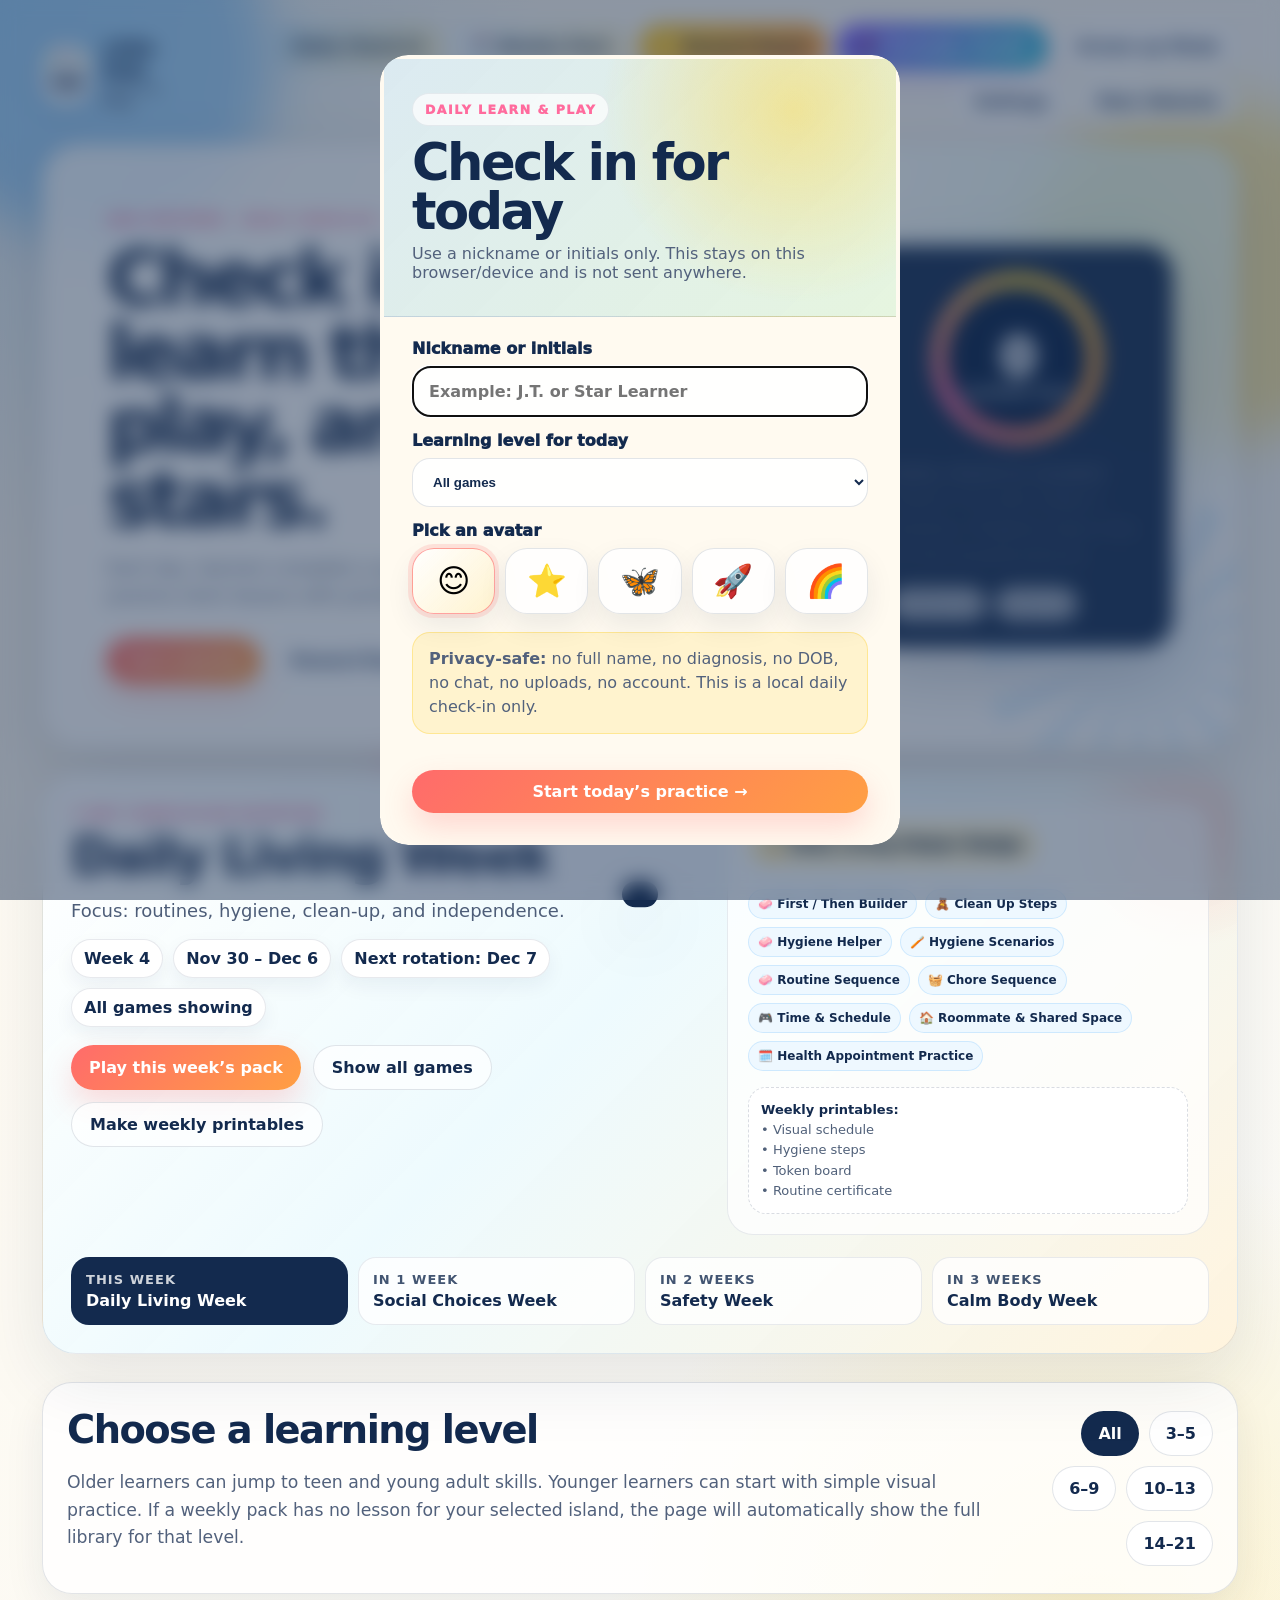
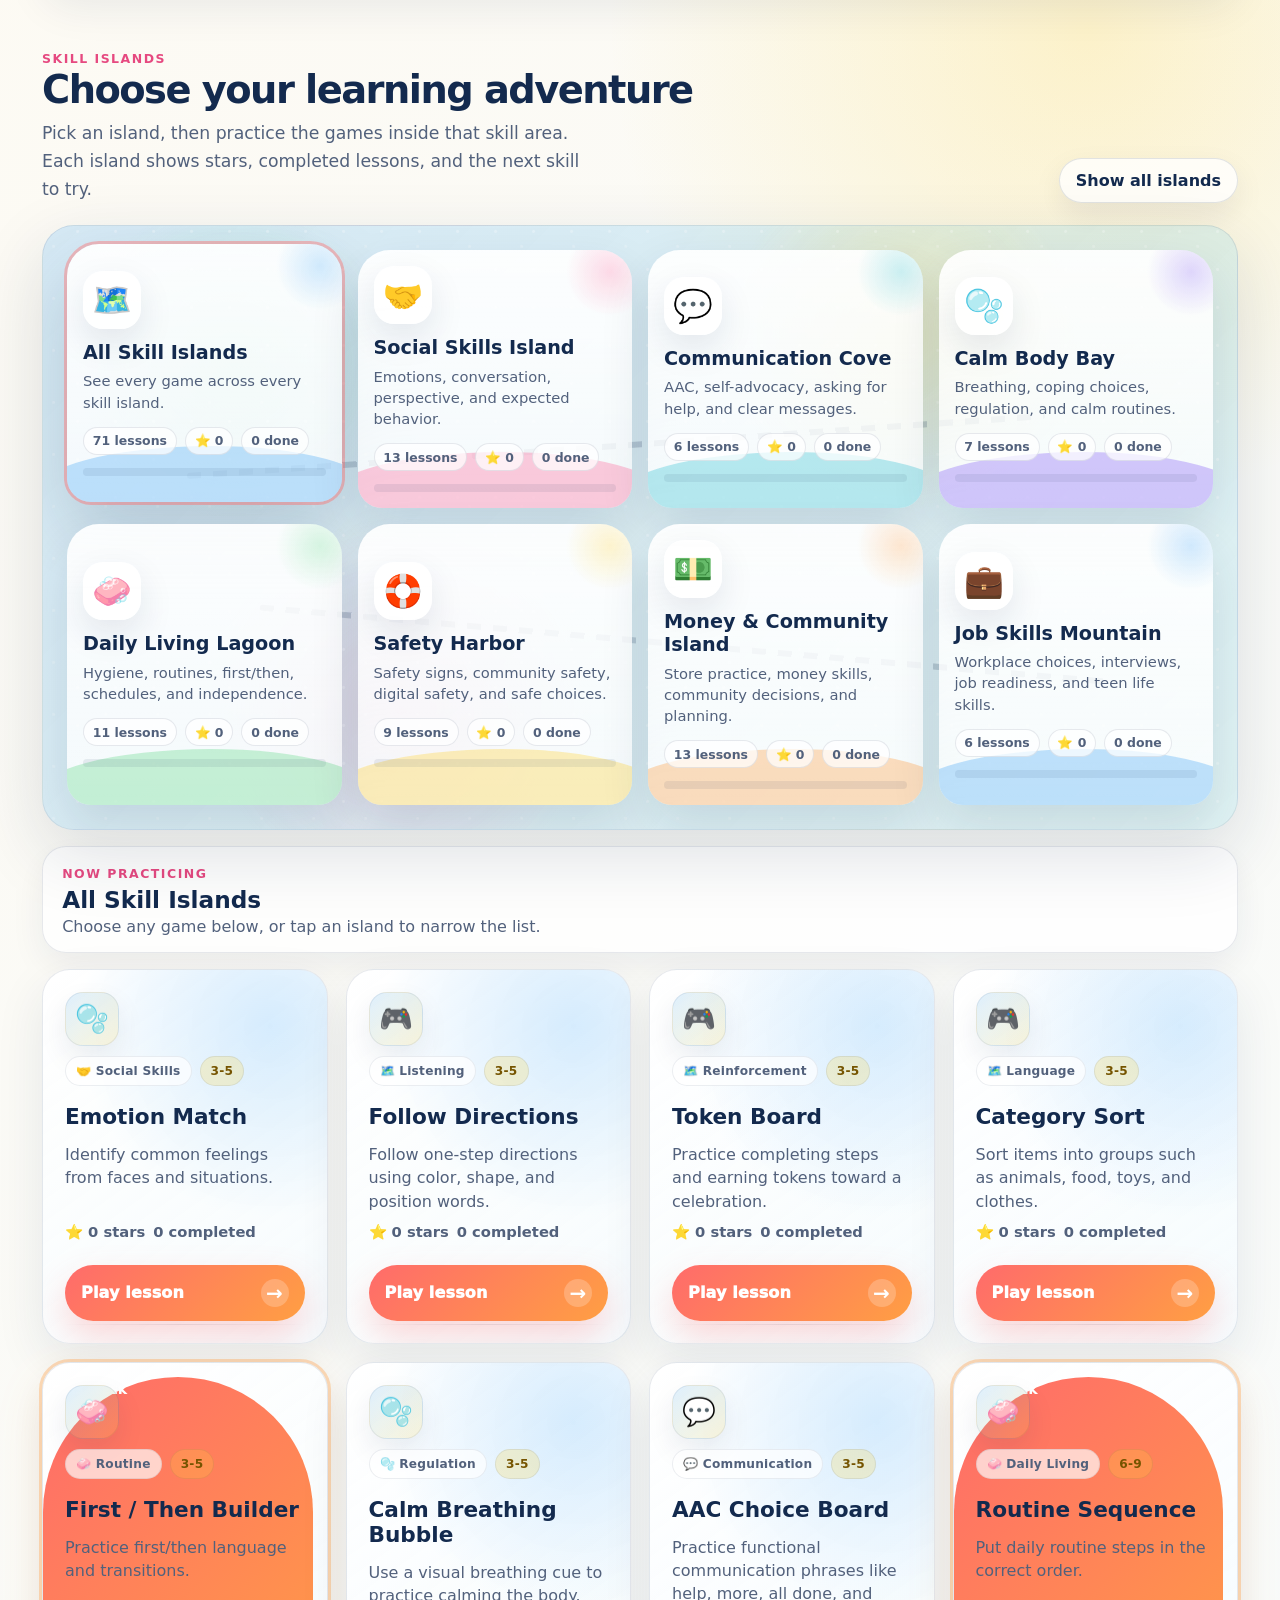
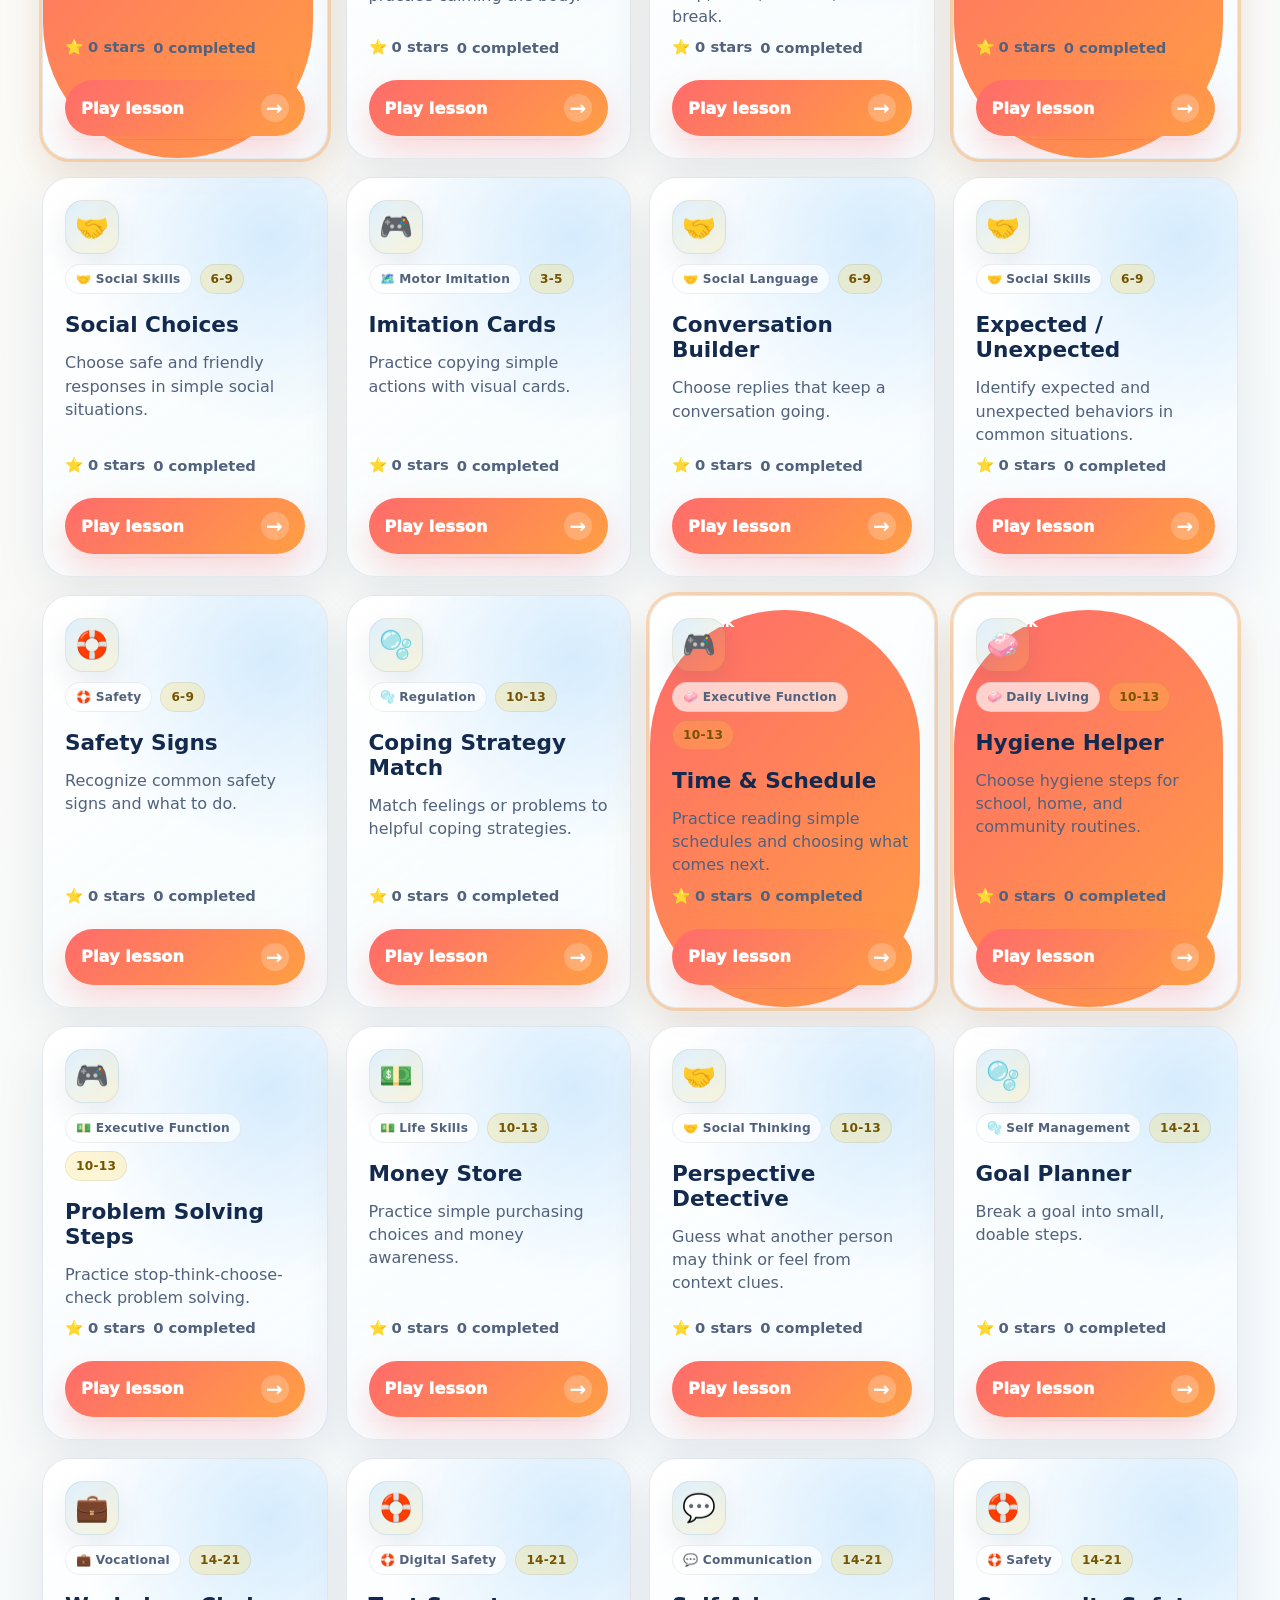
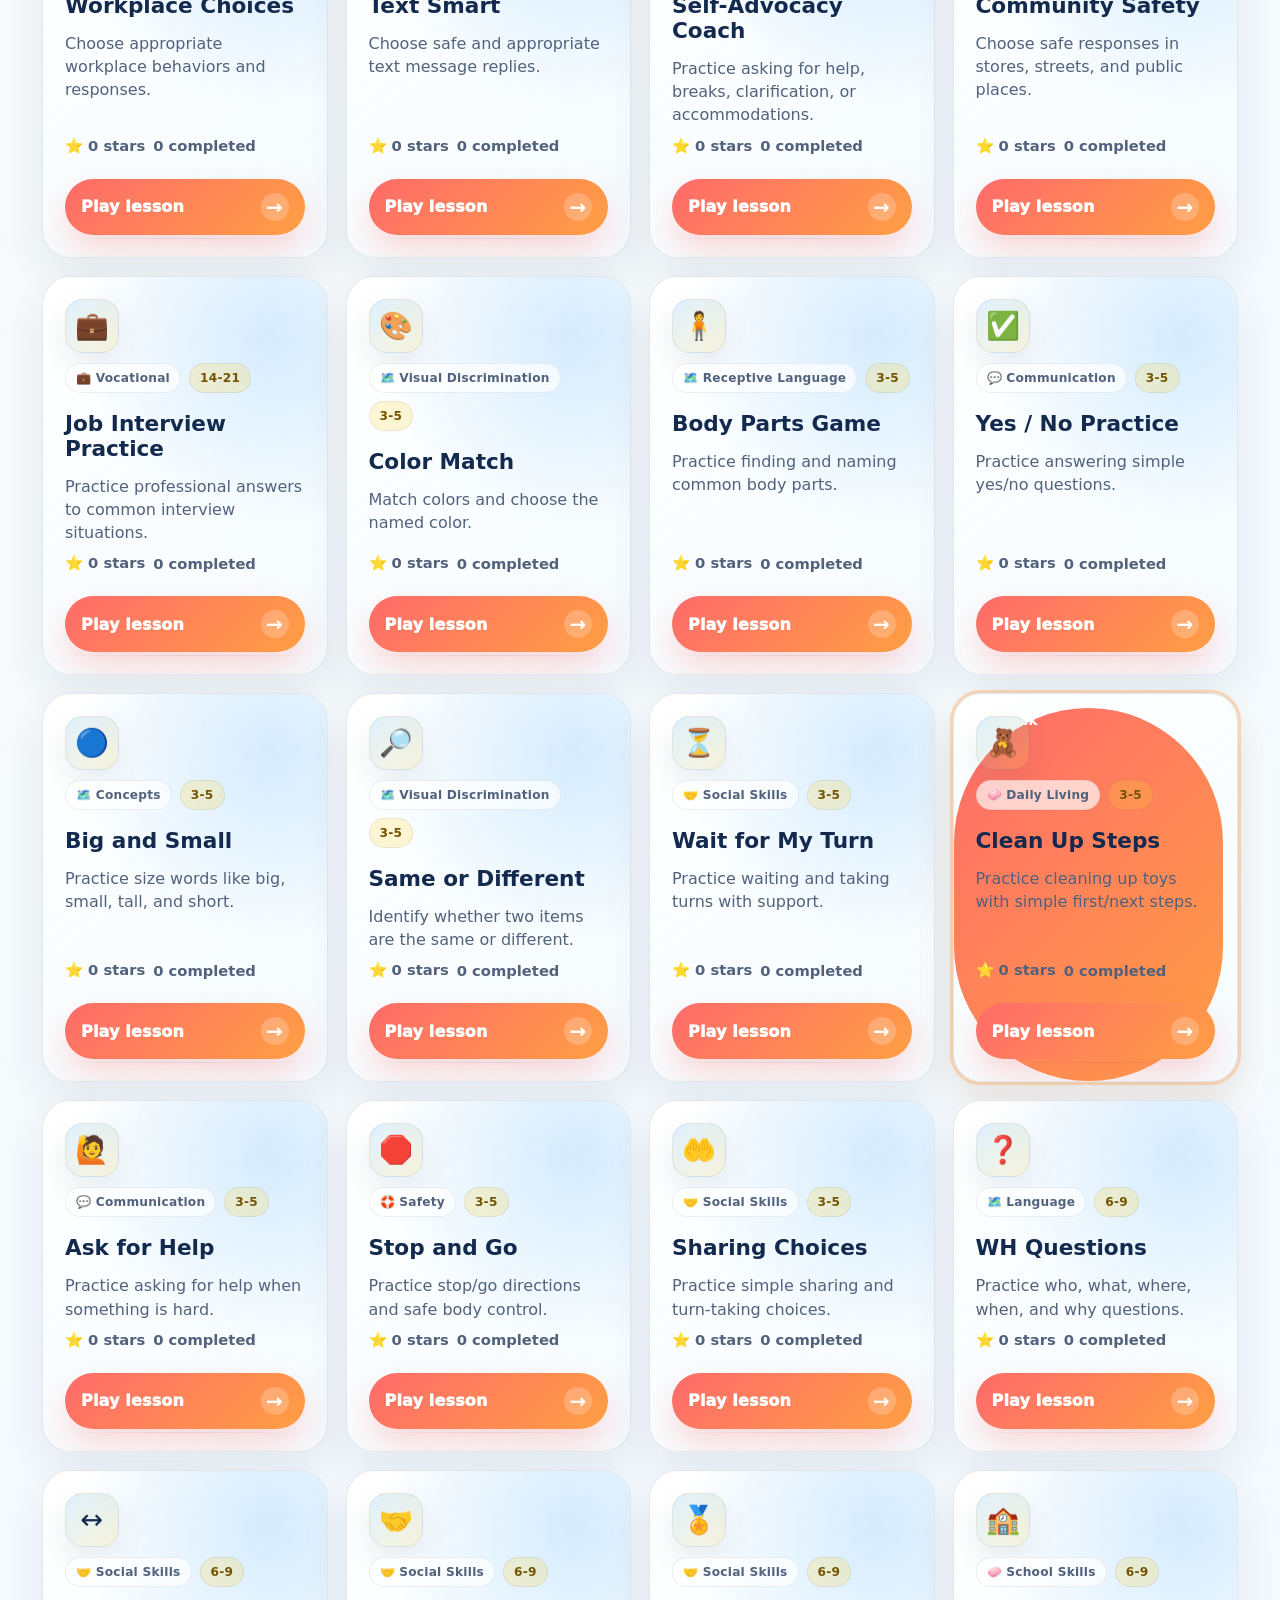
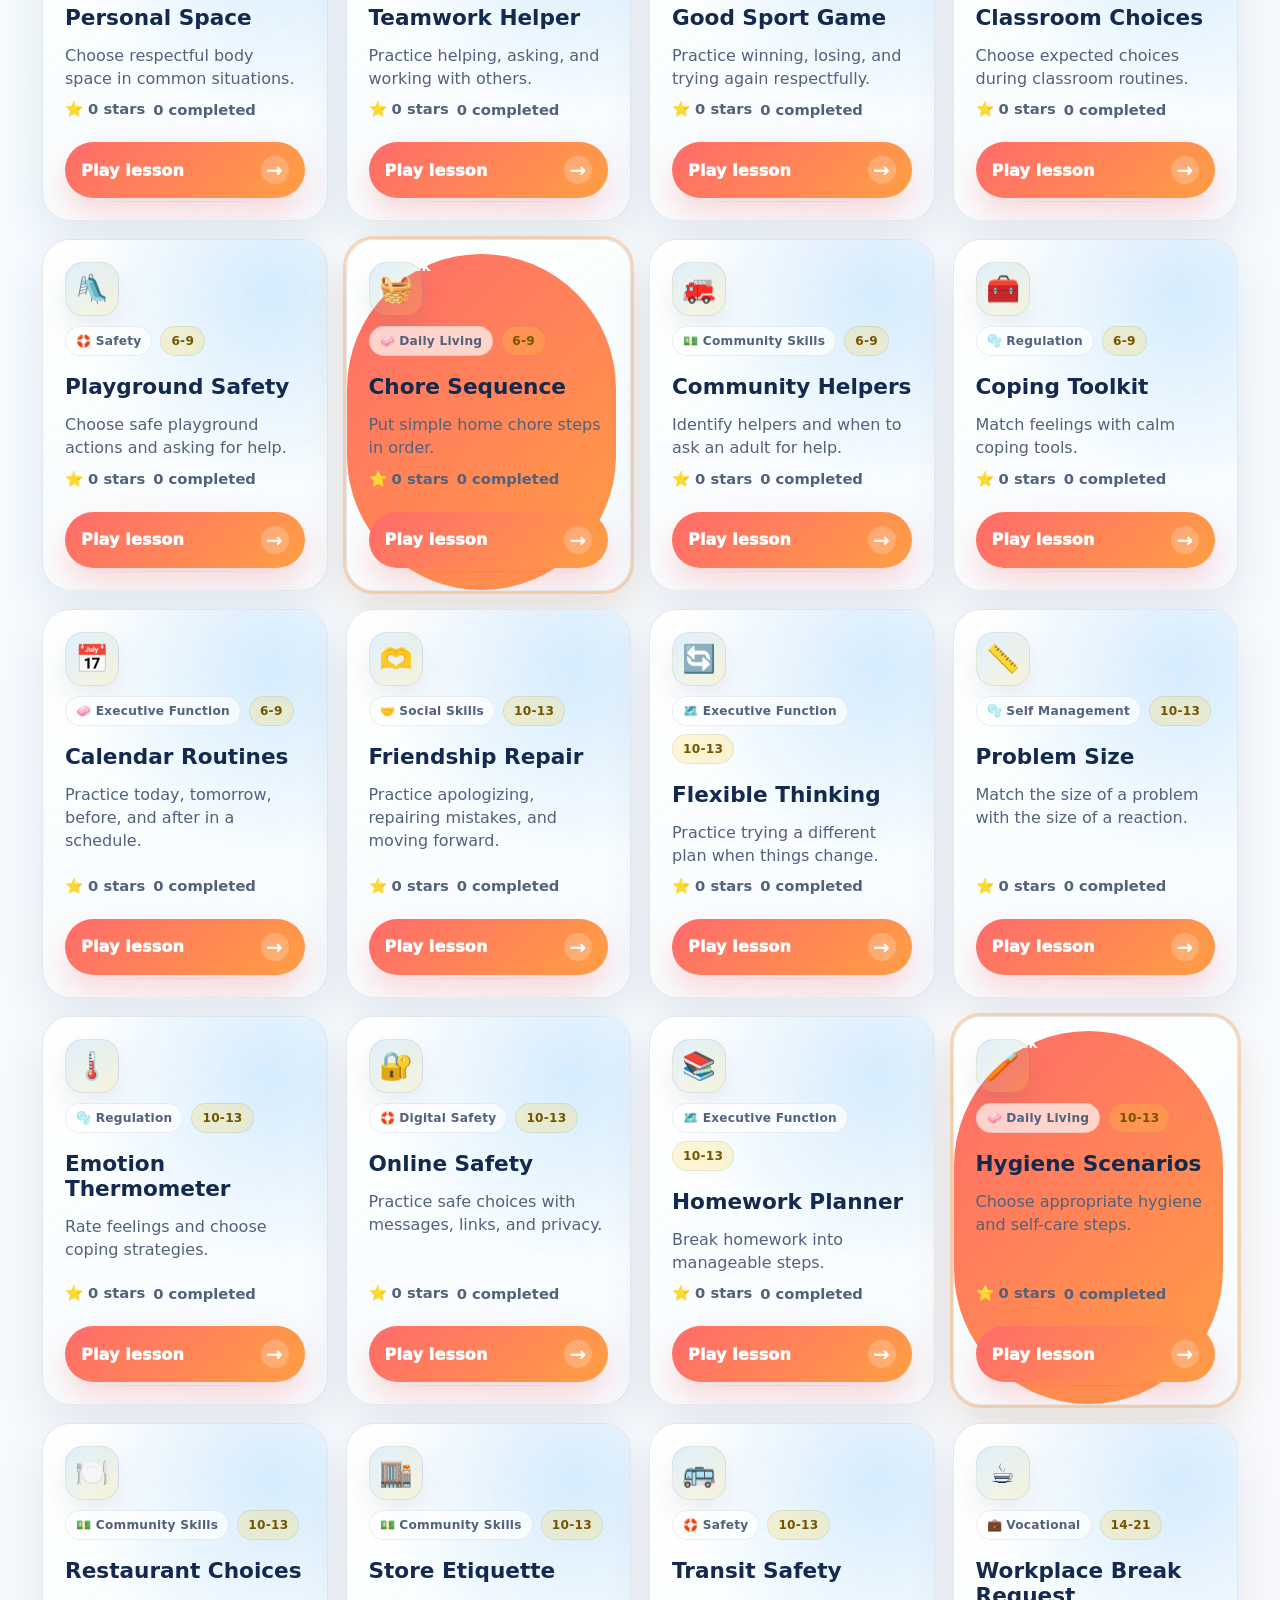
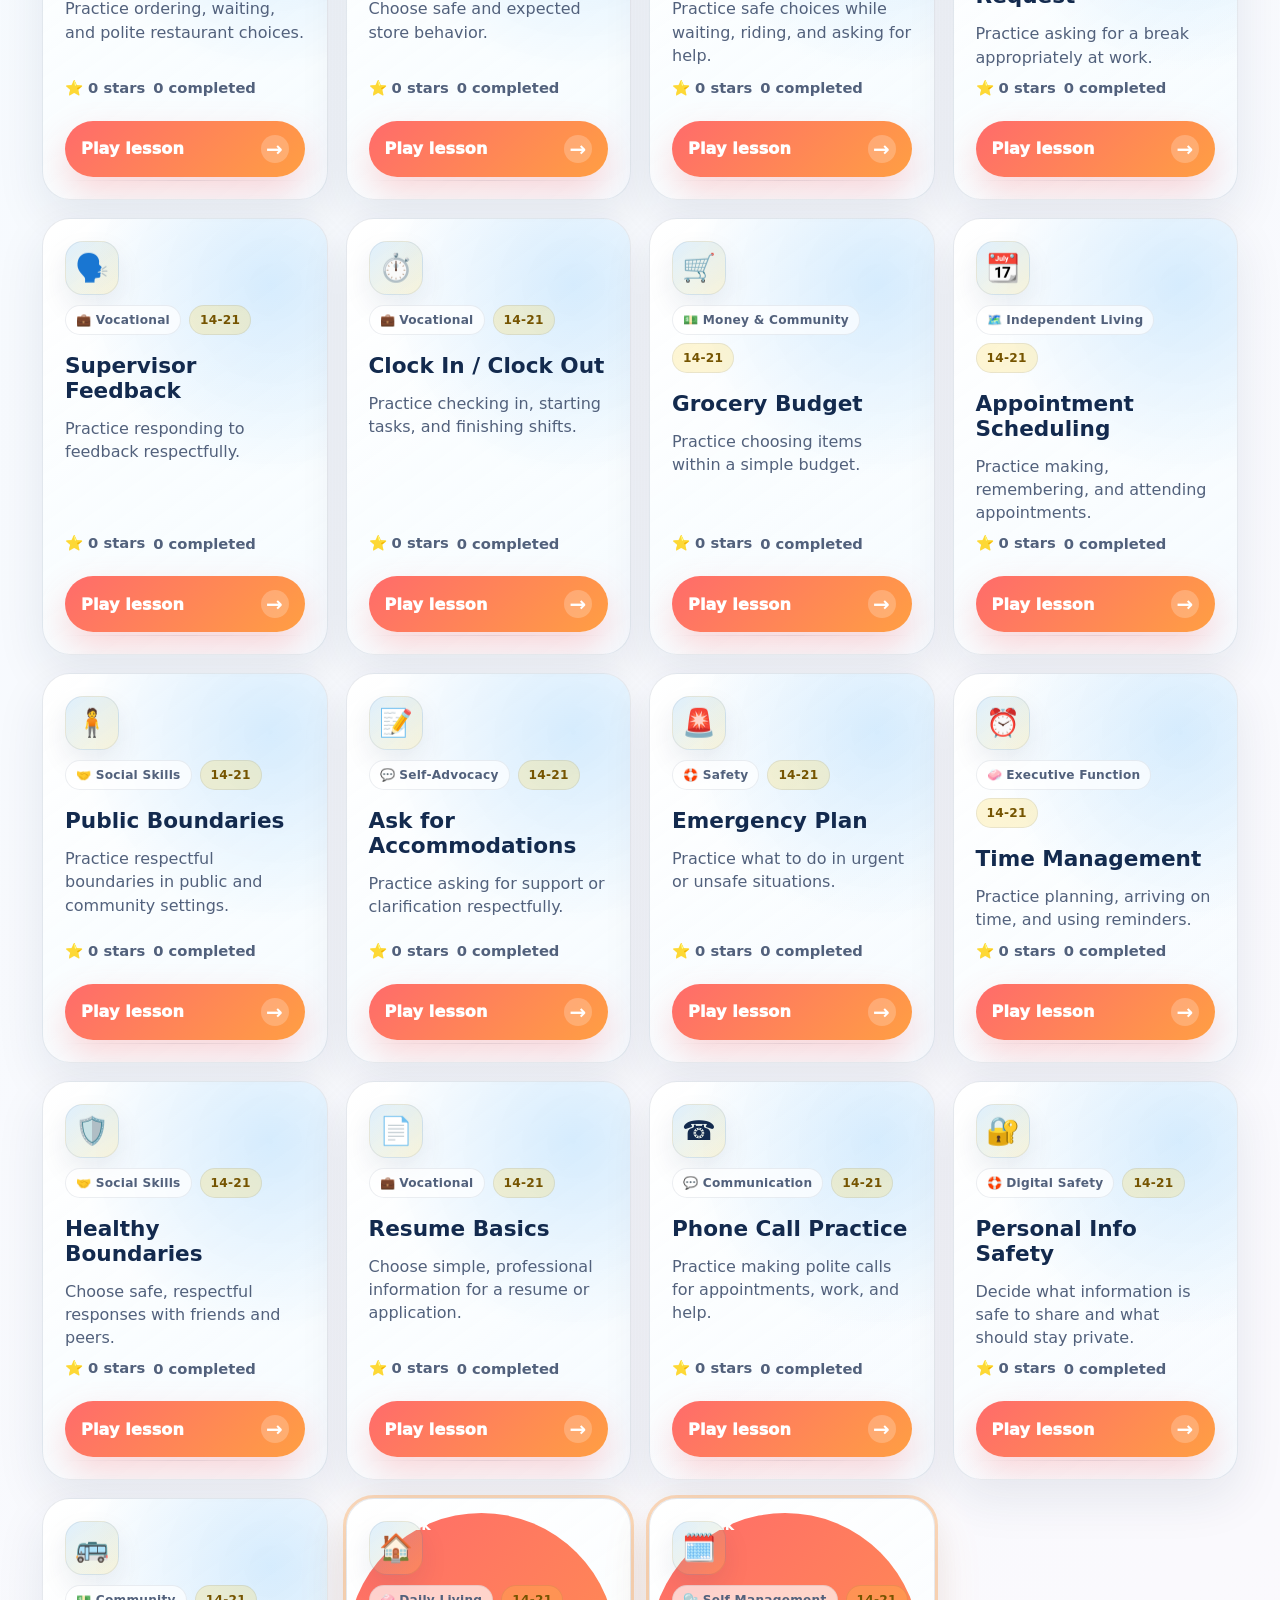
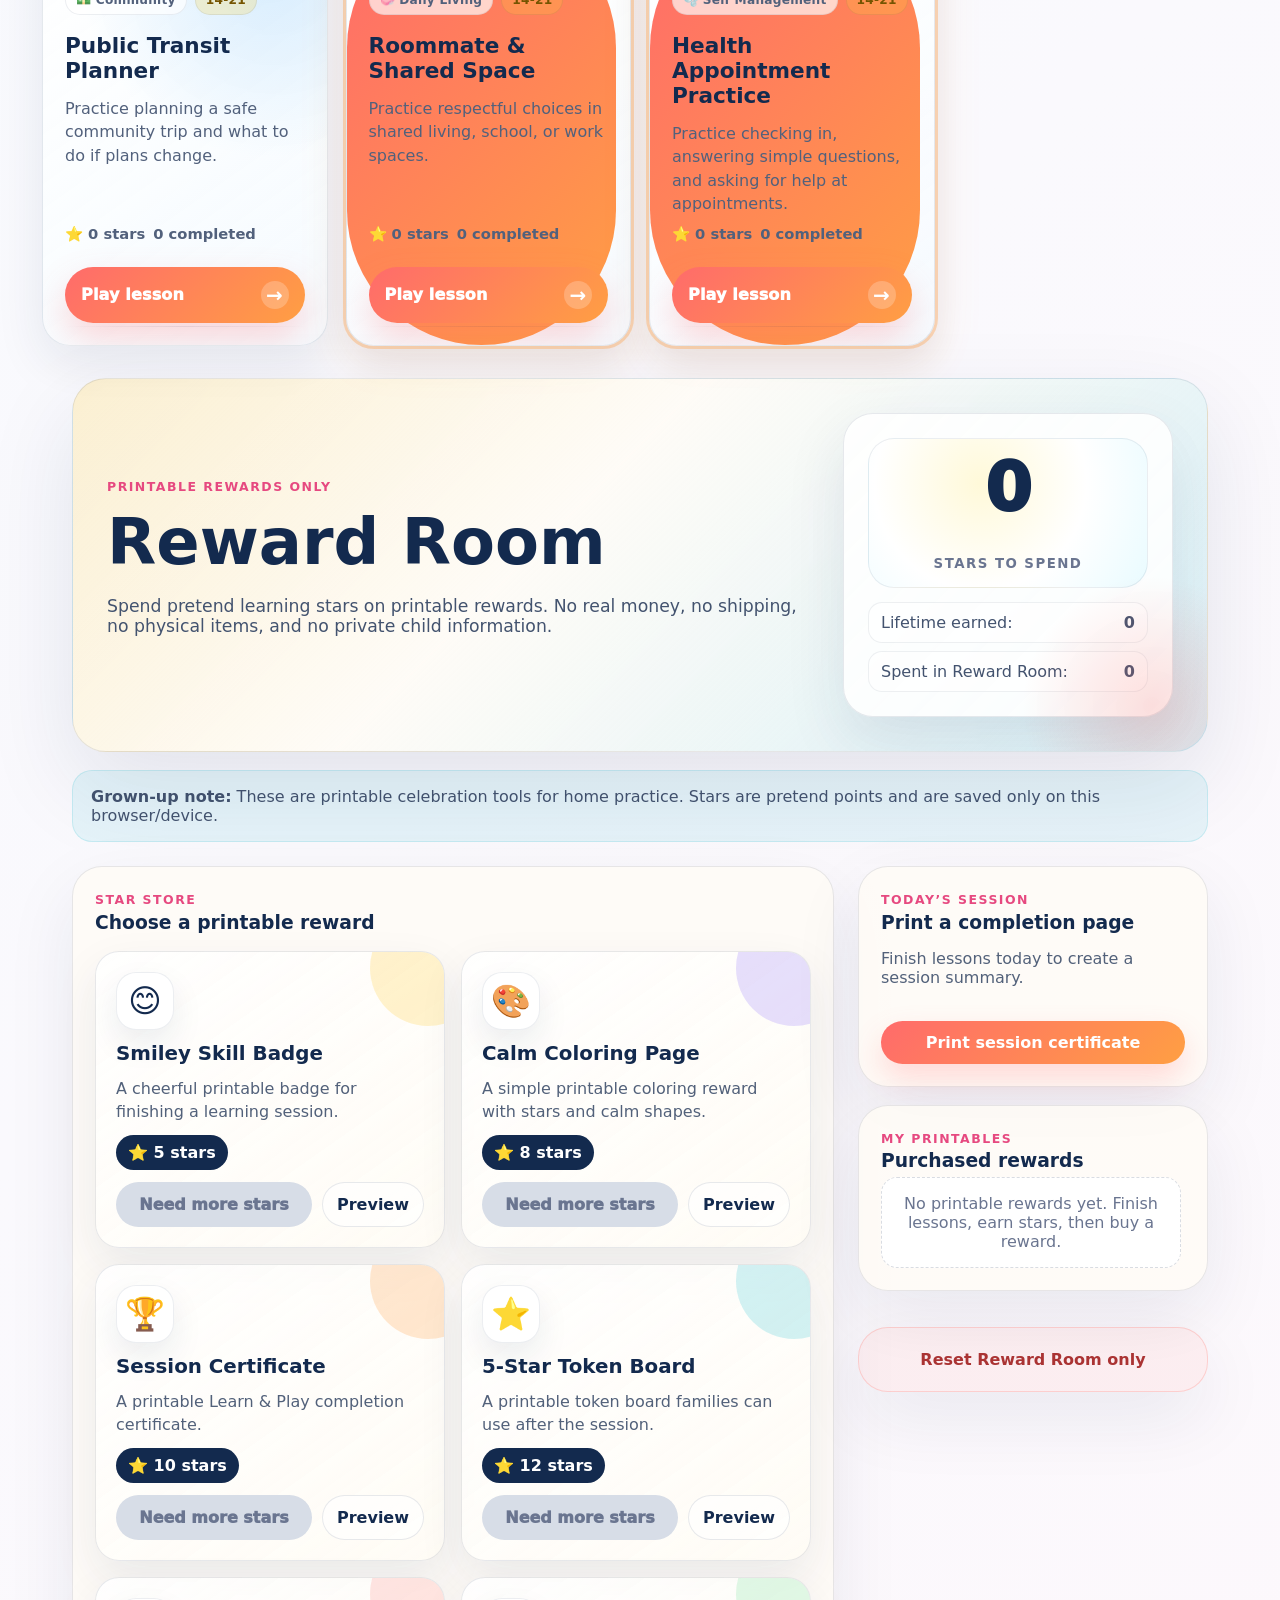
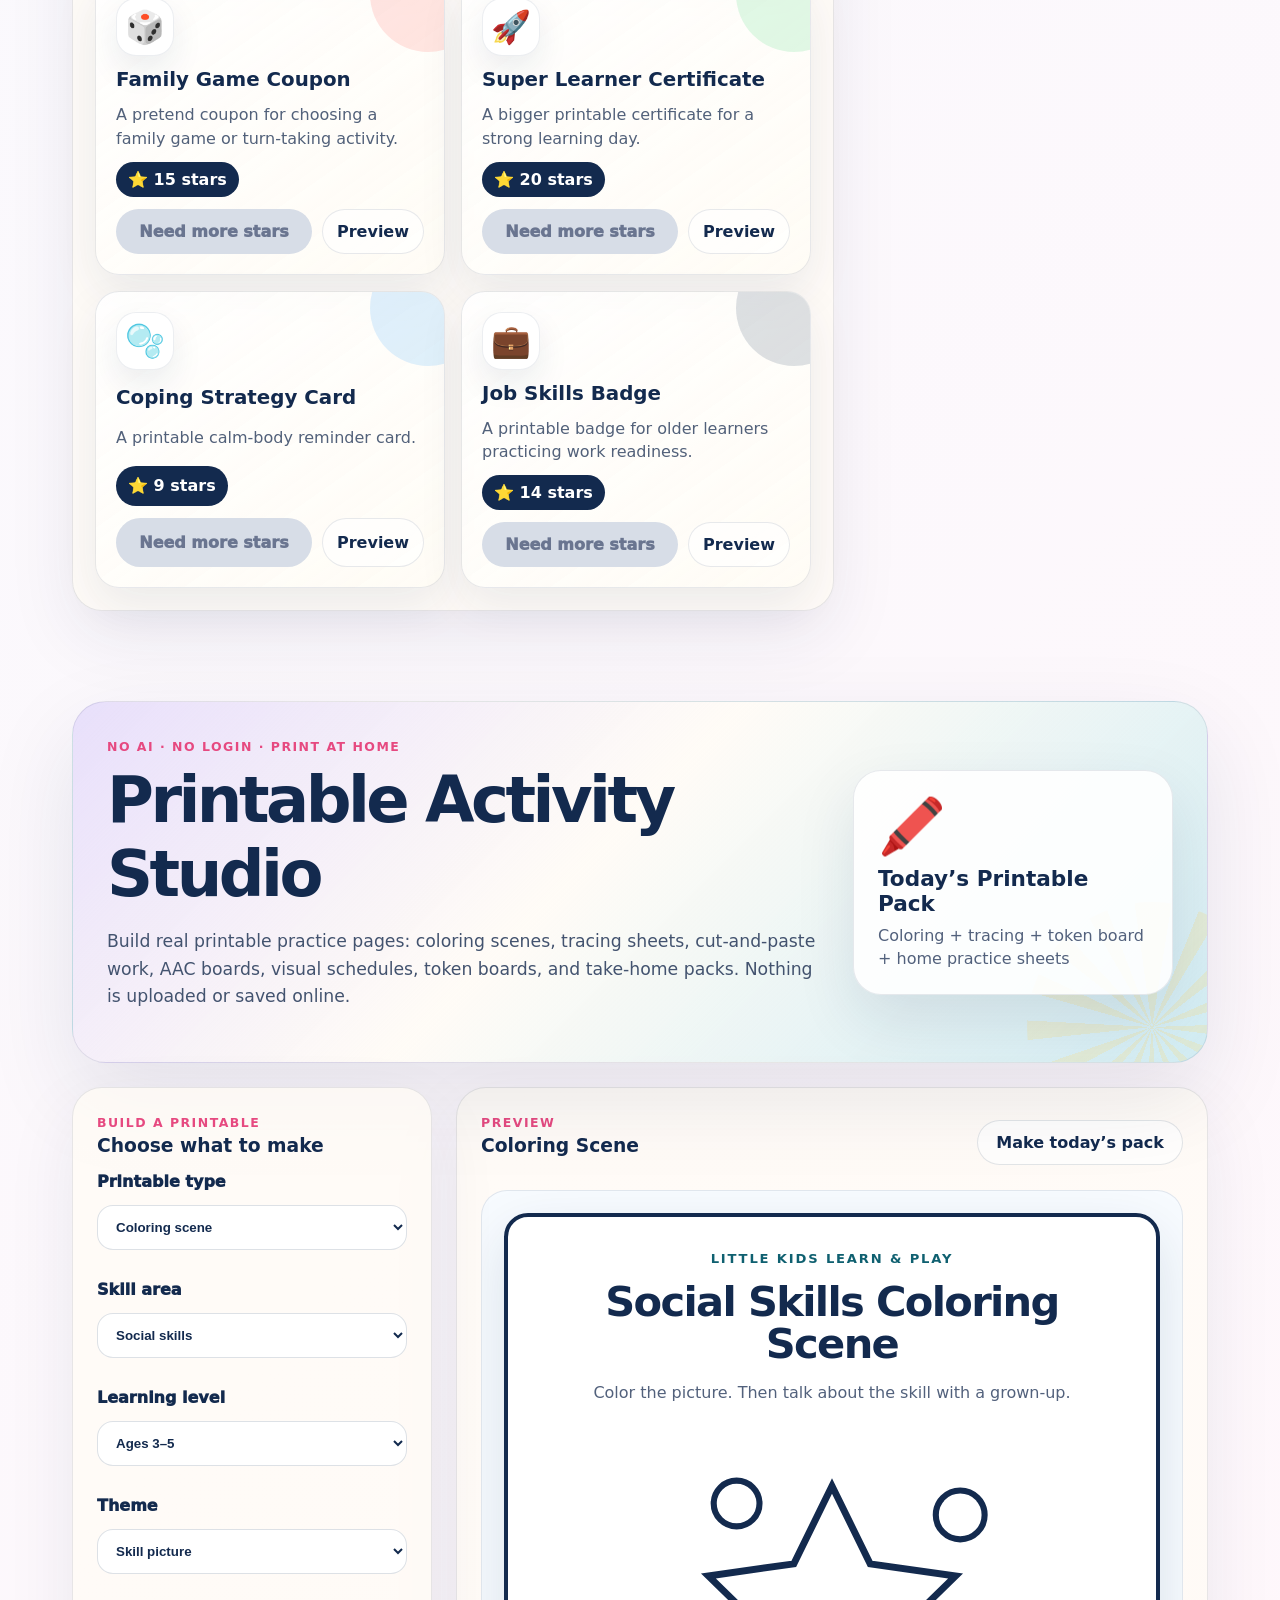
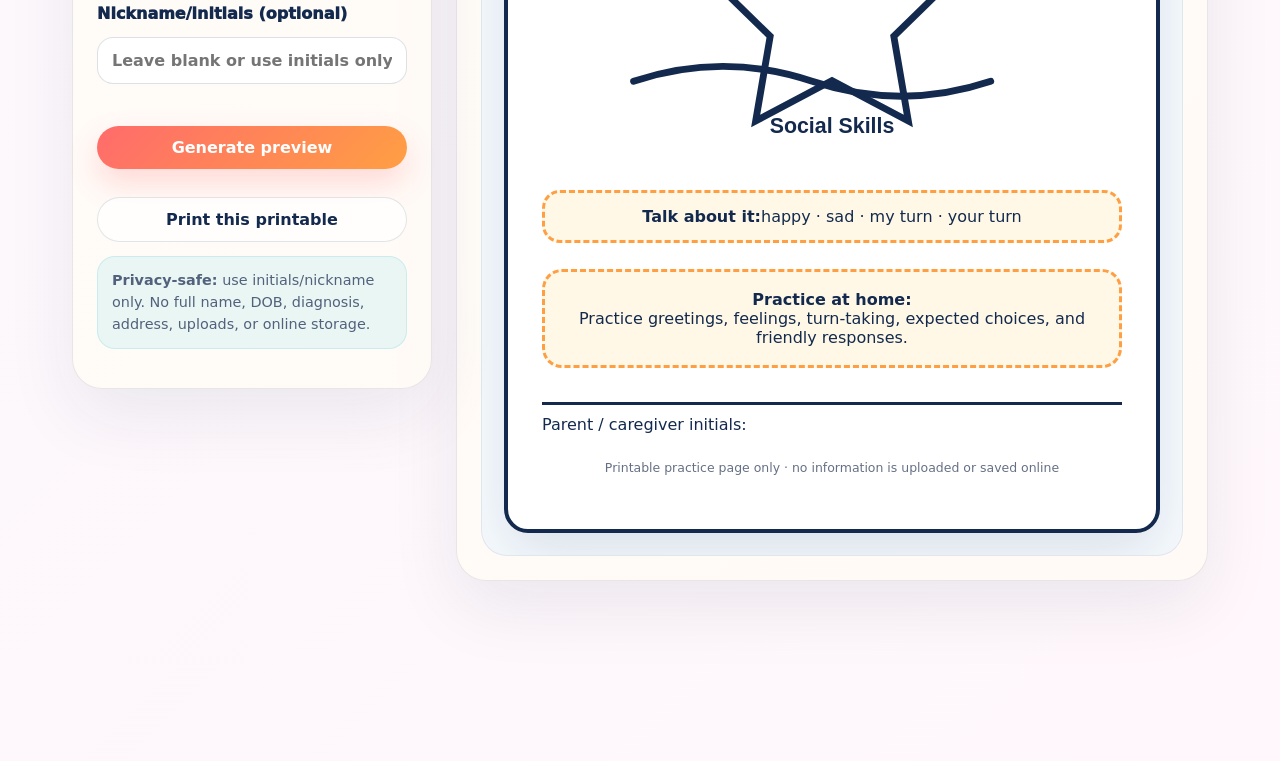
<file: learn-and-play/index.html>
<!doctype html>
<html lang="en">
<head>
  <meta charset="utf-8">
  <meta name="viewport" content="width=device-width, initial-scale=1">
  <title>Learn & Play Arcade — Little Kids Therapy</title>
  <meta name="description" content="A privacy-friendly daily Learn & Play arcade with ABA-inspired teaching games, local check-in, prompts, and rewards.">
  <link rel="stylesheet" href="styles.css">
</head>
<body>
  <div class="motion-bg" aria-hidden="true">
    <span class="blob blob-one"></span>
    <span class="blob blob-two"></span>
    <span class="blob blob-three"></span>
  </div>

  <header class="site-header">
    <a class="brand" href="../" aria-label="Back to Little Kids Therapy home">
      <span class="brand-mark" aria-hidden="true">
        <svg viewBox="0 0 96 96" role="img">
          <path d="M24 52c2 22 43 22 47 0" fill="none" stroke="#132a4e" stroke-width="8" stroke-linecap="round"/>
          <circle cx="35" cy="39" r="5" fill="#132a4e"/>
          <circle cx="60" cy="39" r="5" fill="#132a4e"/>
          <path d="M20 58c0 20 55 23 59 0" fill="none" stroke="#132a4e" stroke-width="8" stroke-linecap="round"/>
          <path d="M23 21l-9-8" stroke="#48c774" stroke-width="7" stroke-linecap="round"/>
          <path d="M39 13l-4-11" stroke="#ff6b6b" stroke-width="7" stroke-linecap="round"/>
          <path d="M56 12l3-11" stroke="#4dabf7" stroke-width="7" stroke-linecap="round"/>
          <path d="M72 20l9-8" stroke="#ffd43b" stroke-width="7" stroke-linecap="round"/>
        </svg>
      </span>
      <span>
        <strong>Little Kids</strong>
        <small>Learn & Play</small>
      </span>
    </a>

    <nav class="top-actions" aria-label="Learn and Play actions">
      <button class="pill-btn daily-pill" id="dailyCheckinBtn" type="button">Daily Check-In</button>
      <button class="pill-btn weekly-pill" id="weeklyPackBtn" type="button">🗓️ Weekly Pack</button>
      <button class="pill-btn reward-pill" id="rewardRoomBtn" type="button">⭐ Reward Room</button>
      <button class="pill-btn print-pill" id="printStudioBtn" type="button">🖍️ Printable Studio</button>
      <button class="pill-btn" id="grownupBtn" type="button">Grown-up Mode</button>
      <button class="pill-btn" id="settingsBtn" type="button">Settings</button>
      <a class="pill-btn" href="../">Main Website</a>
    </nav>
  </header>

  <main>
    <section class="hero">
      <div class="hero-copy">
        <span class="eyebrow">ABA-inspired · daily check-in · local progress only</span>
        <h1>Check in daily, learn through play, and earn stars.</h1>
        <p>Each day, learners complete a quick local check-in, choose a skill island, and practice short lessons with prompts, correction, stars, and celebration.</p>
        <div class="hero-actions">
          <a href="#skillMap" class="primary-action">Start playing</a>
          <a href="#rewardRoom" class="secondary-action store-link">Reward Room</a>
          <a href="#printableStudio" class="secondary-action print-link">Printable Studio</a>
          <button type="button" class="secondary-action" id="resetProgress">Reset local stars</button>
        </div>
      </div>
      <div class="hero-panel" aria-label="Privacy friendly progress">
        <div class="star-ring">
          <span id="totalStars">0</span>
          <small>available stars</small>
        </div>
        <p><strong id="dailyGreeting">Daily check-in needed</strong><br><span id="dailyStatusText">Progress stays only on this browser/device.</span></p>
        <div class="wallet-mini"><span>Lifetime: <b id="lifetimeStarsMini">0</b></span><span>Spent: <b id="spentStarsMini">0</b></span></div>
      </div>
    </section>



    <section class="weekly-pack" id="weeklyPack" aria-label="Weekly learning rotation">
      <div class="weekly-main">
        <span class="eyebrow">7-day curriculum rotation</span>
        <h2 id="weeklyTheme">This Week’s Learning Adventure</h2>
        <p id="weeklyFocus">Every 7 days this page highlights a fresh set of games and printables.</p>
        <div class="weekly-meta" id="weeklyMeta">Loading weekly pack…</div>
        <div class="weekly-actions">
          <button class="primary-action" id="activateWeeklyPack" type="button">Play this week’s pack</button>
          <button class="secondary-action" id="showAllGamesWeekly" type="button">Show all games</button>
          <button class="secondary-action" id="openWeeklyPrintables" type="button">Make weekly printables</button>
        </div>
      </div>
      <aside class="weekly-side">
        <div class="weekly-badge" id="weeklyBadge">🏅 Weekly Badge</div>
        <div class="weekly-game-chips" id="weeklyGameChips"></div>
        <div class="weekly-printables" id="weeklyPrintables"></div>
      </aside>
      <div class="weekly-calendar" id="weeklyCalendar" aria-label="Upcoming weekly themes"></div>
    </section>

    <section class="controls-card" aria-label="Age and skill controls">
      <div>
        <h2>Choose a learning level</h2>
        <p>Older learners can jump to teen and young adult skills. Younger learners can start with simple visual practice. If a weekly pack has no lesson for your selected island, the page will automatically show the full library for that level.</p>
      </div>
      <div class="age-tabs" role="tablist" aria-label="Age groups">
        <button class="age-tab active" data-age="ALL" type="button">All</button>
        <button class="age-tab" data-age="3-5" type="button">3–5</button>
        <button class="age-tab" data-age="6-9" type="button">6–9</button>
        <button class="age-tab" data-age="10-13" type="button">10–13</button>
        <button class="age-tab" data-age="14-21" type="button">14–21</button>
      </div>
    </section>

    <section class="skill-map adventure-map" id="skillMap">
      <div class="section-head adventure-head">
        <div>
          <span class="eyebrow">Skill islands</span>
          <h2>Choose your learning adventure</h2>
          <p>Pick an island, then practice the games inside that skill area. Each island shows stars, completed lessons, and the next skill to try.</p>
        </div>
        <button class="map-reset" id="clearIslandFilter" type="button">Show all islands</button>
      </div>

      <div class="island-map-wrap" aria-label="Skill Islands Adventure Map">
        <div class="map-water" aria-hidden="true"></div>
        <div class="island-path path-one" aria-hidden="true"></div>
        <div class="island-path path-two" aria-hidden="true"></div>
        <div class="islands-grid" id="islandsGrid" aria-live="polite"></div>
      </div>

      <div class="selected-island-panel" id="selectedIslandPanel">
        <span class="eyebrow">Now practicing</span>
        <h3 id="selectedIslandTitle">All Skill Islands</h3>
        <p id="selectedIslandText">Choose any game below, or tap an island to narrow the list.</p>
      </div>

      <div class="game-grid" id="gameGrid" aria-live="polite"></div>
    </section>

    <section class="reward-room" id="rewardRoom" aria-label="Reward Room">
      <div class="reward-hero">
        <div>
          <span class="eyebrow">Printable rewards only</span>
          <h2>Reward Room</h2>
          <p>Spend pretend learning stars on printable rewards. No real money, no shipping, no physical items, and no private child information.</p>
        </div>
        <div class="wallet-card" aria-label="Star wallet">
          <div class="wallet-number"><span id="availableStarsBig">0</span><small>stars to spend</small></div>
          <div class="wallet-lines">
            <span>Lifetime earned: <b id="lifetimeStarsBig">0</b></span>
            <span>Spent in Reward Room: <b id="spentStarsBig">0</b></span>
          </div>
        </div>
      </div>

      <div class="reward-note">
        <strong>Grown-up note:</strong> These are printable celebration tools for home practice. Stars are pretend points and are saved only on this browser/device.
      </div>

      <div class="reward-layout">
        <div class="reward-store-panel">
          <div class="section-head compact-head">
            <div>
              <span class="eyebrow">Star Store</span>
              <h3>Choose a printable reward</h3>
            </div>
          </div>
          <div class="reward-grid" id="rewardGrid"></div>
        </div>

        <aside class="reward-side">
          <div class="session-summary-card">
            <span class="eyebrow">Today’s session</span>
            <h3>Print a completion page</h3>
            <p id="sessionSummaryText">Finish lessons today to create a session summary.</p>
            <button class="primary-action full" id="printSessionCertificate" type="button">Print session certificate</button>
          </div>
          <div class="purchased-card">
            <span class="eyebrow">My printables</span>
            <h3>Purchased rewards</h3>
            <div id="purchasedRewards" class="purchased-list"></div>
          </div>
          <button class="secondary-action full soft-danger" id="resetRewardData" type="button">Reset Reward Room only</button>
        </aside>
      </div>
    </section>

    <section class="printable-studio" id="printableStudio" aria-label="Printable Activity Studio">
      <div class="studio-hero">
        <div>
          <span class="eyebrow">No AI · no login · print at home</span>
          <h2>Printable Activity Studio</h2>
          <p>Build real printable practice pages: coloring scenes, tracing sheets, cut-and-paste work, AAC boards, visual schedules, token boards, and take-home packs. Nothing is uploaded or saved online.</p>
        </div>
        <div class="studio-mini-card" aria-label="Printable pack summary">
          <div class="studio-icon">🖍️</div>
          <strong>Today’s Printable Pack</strong>
          <span>Coloring + tracing + token board + home practice sheets</span>
        </div>
      </div>

      <div class="studio-layout">
        <aside class="studio-builder" aria-label="Printable builder controls">
          <span class="eyebrow">Build a printable</span>
          <h3>Choose what to make</h3>
          <label class="field-label" for="printType">Printable type</label>
          <select id="printType" class="studio-input">
            <option value="coloring">Coloring scene</option>
            <option value="tracing">Trace & write sheet</option>
            <option value="cutpaste">Cut & paste worksheet</option>
            <option value="matching">Match & circle worksheet</option>
            <option value="firstthen">First / Then board</option>
            <option value="schedule">Visual schedule cards</option>
            <option value="aacboard">AAC communication board</option>
            <option value="thermometer">Emotion thermometer</option>
            <option value="token">Token board</option>
            <option value="worksheet">Scenario worksheet</option>
            <option value="roleplay">Role-play cards</option>
            <option value="budget">Budget practice sheet</option>
            <option value="jobreadiness">Job readiness checklist</option>
            <option value="goalplan">Weekly goal planner</option>
            <option value="socialstory">Social story mini book</option>
            <option value="certificate">Certificate / badge</option>
            <option value="pack">Today’s full printable pack</option>
          </select>

          <label class="field-label" for="printSkill">Skill area</label>
          <select id="printSkill" class="studio-input">
            <option value="social">Social skills</option>
            <option value="communication">Communication / AAC</option>
            <option value="calm">Calm body / coping</option>
            <option value="daily">Daily living</option>
            <option value="safety">Safety</option>
            <option value="money">Money & community</option>
            <option value="vocational">Job skills</option>
          </select>

          <label class="field-label" for="printAge">Learning level</label>
          <select id="printAge" class="studio-input">
            <option value="3-5">Ages 3–5</option>
            <option value="6-9">Ages 6–9</option>
            <option value="10-13">Ages 10–13</option>
            <option value="14-21">Ages 14–21</option>
          </select>

          <label class="field-label" for="printTheme">Theme</label>
          <select id="printTheme" class="studio-input">
            <option value="skill">Skill picture</option>
            <option value="stars">Stars & smile</option>
            <option value="island">Skill island</option>
            <option value="rocket">Rocket learner</option>
            <option value="animals">Friendly animals</option>
            <option value="calm">Calm clouds</option>
            <option value="city">Community city</option>
          </select>

          <label class="field-label" for="printName">Nickname/initials (optional)</label>
          <input id="printName" class="studio-input" maxlength="18" placeholder="Leave blank or use initials only">

          <div class="studio-actions">
            <button class="primary-action full" id="generatePrintable" type="button">Generate preview</button>
            <button class="secondary-action full" id="printStudioPage" type="button">Print this printable</button>
          </div>
          <p class="studio-privacy"><strong>Privacy-safe:</strong> use initials/nickname only. No full name, DOB, diagnosis, address, uploads, or online storage.</p>
        </aside>

        <div class="studio-preview-wrap">
          <div class="studio-preview-toolbar">
            <div>
              <span class="eyebrow">Preview</span>
              <h3 id="studioPreviewTitle">Coloring Page</h3>
            </div>
            <button class="secondary-action" id="quickPackBtn" type="button">Make today’s pack</button>
          </div>
          <div id="studioPreview" class="studio-preview" aria-live="polite"></div>
        </div>
      </div>
    </section>
  </main>

  <dialog class="game-modal" id="gameModal" aria-label="Game window">
    <div class="modal-body">
      <button class="close-btn" id="closeGame" type="button" aria-label="Close game">×</button>
      <div id="gameArea"></div>
    </div>
  </dialog>

  <dialog class="side-dialog reward-dialog" id="rewardDialog" aria-label="Reward purchase complete">
    <form method="dialog" class="dialog-panel reward-print-panel">
      <button class="close-small" aria-label="Close reward">×</button>
      <div id="rewardDialogContent"></div>
      <div class="action-row center">
        <button class="primary-action" id="printRewardFromDialog" type="button">Print reward</button>
        <button class="secondary-action" value="close">Done</button>
      </div>
    </form>
  </dialog>


  <dialog class="side-dialog daily-dialog" id="dailyCheckinDialog" aria-label="Daily check-in">
    <form class="dialog-panel daily-panel" id="dailyCheckinForm">
      <div class="checkin-hero">
        <span class="checkin-badge">Daily Learn & Play</span>
        <h2>Check in for today</h2>
        <p>Use a nickname or initials only. This stays on this browser/device and is not sent anywhere.</p>
      </div>

      <label class="field-label" for="dailyNickname">Nickname or initials</label>
      <input class="checkin-input" id="dailyNickname" name="dailyNickname" maxlength="18" placeholder="Example: J.T. or Star Learner" autocomplete="off">

      <label class="field-label" for="dailyAgeBand">Learning level for today</label>
      <select class="checkin-input" id="dailyAgeBand" name="dailyAgeBand">
        <option value="ALL">All games</option>
        <option value="3-5">Ages 3–5</option>
        <option value="6-9">Ages 6–9</option>
        <option value="10-13">Ages 10–13</option>
        <option value="14-21">Ages 14–21</option>
      </select>

      <div class="field-label">Pick an avatar</div>
      <div class="avatar-picker" role="radiogroup" aria-label="Pick an avatar">
        <button type="button" class="avatar-choice active" data-avatar="😊" aria-label="smile avatar">😊</button>
        <button type="button" class="avatar-choice" data-avatar="⭐" aria-label="star avatar">⭐</button>
        <button type="button" class="avatar-choice" data-avatar="🦋" aria-label="butterfly avatar">🦋</button>
        <button type="button" class="avatar-choice" data-avatar="🚀" aria-label="rocket avatar">🚀</button>
        <button type="button" class="avatar-choice" data-avatar="🌈" aria-label="rainbow avatar">🌈</button>
      </div>

      <div class="daily-privacy-note">
        <strong>Privacy-safe:</strong> no full name, no diagnosis, no DOB, no chat, no uploads, no account. This is a local daily check-in only.
      </div>

      <button class="primary-action full" type="submit">Start today’s practice →</button>
    </form>
  </dialog>

  <dialog class="side-dialog" id="settingsDialog" aria-label="Settings">
    <form method="dialog" class="dialog-panel">
      <button class="close-small" aria-label="Close settings">×</button>
      <h2>Accessibility Settings</h2>
      <label class="toggle-row"><input type="checkbox" id="bigTextToggle"> Bigger text</label>
      <label class="toggle-row"><input type="checkbox" id="reduceMotionToggle"> Reduce motion</label>
      <label class="toggle-row"><input type="checkbox" id="soundToggle"> Sound effects</label>
      <p class="small-note">Settings are saved only on this browser/device.</p>
      <button class="primary-action full" value="close">Done</button>
    </form>
  </dialog>

  <dialog class="side-dialog" id="grownupDialog" aria-label="Grown-up mode">
    <form method="dialog" class="dialog-panel wide">
      <button class="close-small" aria-label="Close grown-up mode">×</button>
      <h2>Grown-up Mode</h2>
      <p>This page is a static daily check-in practice arcade with no internet account. It uses ABA-inspired teaching pieces: clear instruction, visual prompt, guided practice, error correction, reinforcement, and generalization tips.</p>
      <div class="grownup-grid">
        <div><strong>Prompt hierarchy</strong><span>Teach Me → Help Me → Test Me</span></div>
        <div><strong>Correction style</strong><span>Tell what was selected, teach the difference, then try again.</span></div>
        <div><strong>Reinforcement</strong><span>Stars, tokens, praise, and short celebrations.</span></div>
        <div><strong>Privacy</strong><span>Nickname/initials only, no internet account, no diagnosis, no private child information.</span></div>
      </div>
      <button class="primary-action full" value="close">Close</button>
    </form>
  </dialog>

  <div class="toast" id="toast" role="status" aria-live="polite"></div>

  <script src="games.js"></script>
</body>
</html>
</file>
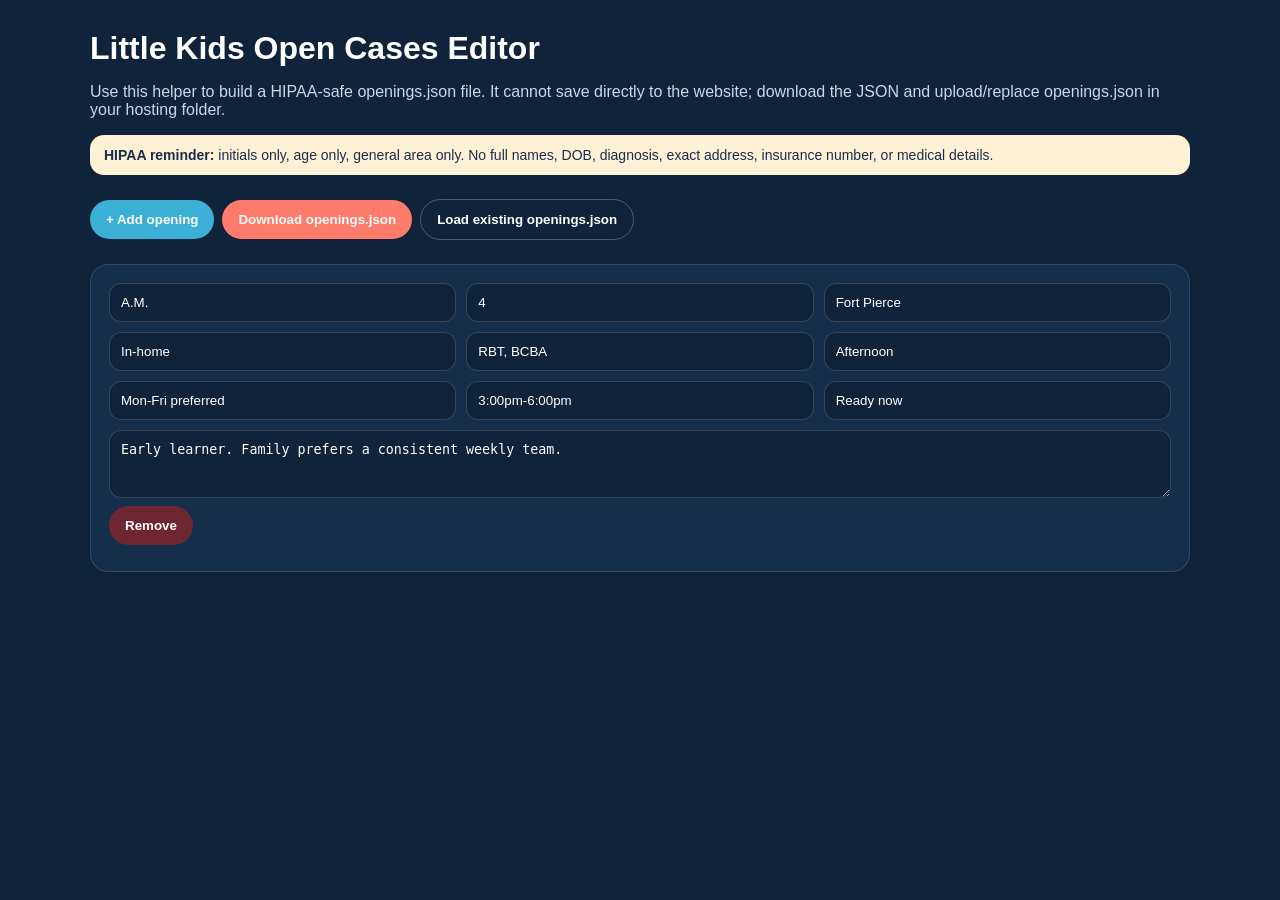
<file: openings-editor.html>
<!DOCTYPE html>
<html lang="en"><head><meta charset="UTF-8"><meta name="viewport" content="width=device-width, initial-scale=1.0"><title>Open Cases JSON Editor</title>
<style>
body{font-family:Arial,sans-serif;background:#0f233a;color:#fff;margin:0;padding:30px} .wrap{max-width:1100px;margin:auto} h1{margin:0 0 10px} p{color:#c8d8e8}.card{background:#152f4a;border:1px solid rgba(255,255,255,.12);border-radius:18px;padding:18px;margin:16px 0}.grid{display:grid;grid-template-columns:repeat(3,1fr);gap:10px}.grid input,.grid textarea{width:100%;box-sizing:border-box;border:1px solid rgba(255,255,255,.16);border-radius:12px;padding:11px;background:#0f233a;color:white}.grid textarea{grid-column:1/-1;min-height:68px}button{border:0;border-radius:999px;padding:12px 16px;margin:8px 8px 8px 0;cursor:pointer;font-weight:700}.primary{background:#ff7b6b;color:white}.blue{background:#3bafd6;color:white}.ghost{background:transparent;color:#fff;border:1px solid rgba(255,255,255,.25)}.danger{background:#6e2730;color:white}.hint{background:#fff1d6;color:#1a2d4d;border-radius:14px;padding:12px 14px;margin:16px 0;font-size:14px} @media(max-width:760px){.grid{grid-template-columns:1fr}}
</style></head><body><div class="wrap"><h1>Little Kids Open Cases Editor</h1><p>Use this helper to build a HIPAA-safe openings.json file. It cannot save directly to the website; download the JSON and upload/replace openings.json in your hosting folder.</p><div class="hint"><strong>HIPAA reminder:</strong> initials only, age only, general area only. No full names, DOB, diagnosis, exact address, insurance number, or medical details.</div><button class="blue" onclick="addCase()">+ Add opening</button><button class="primary" onclick="downloadJson()">Download openings.json</button><label><button class="ghost" type="button" onclick="document.getElementById('file').click()">Load existing openings.json</button><input id="file" type="file" accept=".json" style="display:none"></label><div id="list"></div></div><script>
let data=[{"initials":"A.M.","age":"4","area":"Fort Pierce","setting":"In-home","services":["RBT","BCBA"],"session":"Afternoon","days":"Mon-Fri preferred","hours":"3:00pm-6:00pm","priority":"Ready now","notes":"Early learner. Family prefers a consistent weekly team."}];
function render(){document.getElementById('list').innerHTML=data.map((o,i)=>`<div class="card"><div class="grid"><input placeholder="Initials" value="${esc(o.initials)}" oninput="data[${i}].initials=this.value"><input placeholder="Age" value="${esc(o.age)}" oninput="data[${i}].age=this.value"><input placeholder="Area" value="${esc(o.area)}" oninput="data[${i}].area=this.value"><input placeholder="Setting" value="${esc(o.setting)}" oninput="data[${i}].setting=this.value"><input placeholder="Services: RBT, BCBA, SLP" value="${esc((o.services||[]).join(', '))}" oninput="data[${i}].services=this.value.split(',').map(x=>x.trim()).filter(Boolean)"><input placeholder="Session" value="${esc(o.session)}" oninput="data[${i}].session=this.value"><input placeholder="Days" value="${esc(o.days)}" oninput="data[${i}].days=this.value"><input placeholder="Hours" value="${esc(o.hours)}" oninput="data[${i}].hours=this.value"><input placeholder="Priority" value="${esc(o.priority)}" oninput="data[${i}].priority=this.value"><textarea placeholder="Public note only" oninput="data[${i}].notes=this.value">${esc(o.notes)}</textarea></div><button class="danger" onclick="data.splice(${i},1);render()">Remove</button></div>`).join('')}
function esc(v){return String(v||'').replace(/[&<>"']/g,m=>({'&':'&amp;','<':'&lt;','>':'&gt;','"':'&quot;',"'":'&#39;'}[m]))}
function addCase(){data.push({initials:'',age:'',area:'',setting:'In-home',services:['RBT'],session:'Afternoon',days:'',hours:'',priority:'Open',notes:''});render()}
function downloadJson(){const blob=new Blob([JSON.stringify(data,null,2)],{type:'application/json'});const a=document.createElement('a');a.href=URL.createObjectURL(blob);a.download='openings.json';a.click();URL.revokeObjectURL(a.href)}
document.getElementById('file').addEventListener('change',async e=>{const f=e.target.files[0];if(!f)return;data=JSON.parse(await f.text());render()});render();
</script></body></html>
</file>
<file: learn-and-play/styles.css>
:root {
  --ink: #132a4e;
  --ink-soft: #52617c;
  --cream: #fffaf0;
  --paper: rgba(255,255,255,.80);
  --line: rgba(19,42,78,.12);
  --blue: #4dabf7;
  --aqua: #35c2d3;
  --green: #63d98a;
  --yellow: #ffd43b;
  --orange: #ff9f43;
  --pink: #ff6b9d;
  --red: #ff6b6b;
  --purple: #845ef7;
  --shadow: 0 24px 70px rgba(19,42,78,.14);
}

* { box-sizing: border-box; }
html { scroll-behavior: smooth; }
body {
  margin: 0;
  font-family: ui-sans-serif, system-ui, -apple-system, BlinkMacSystemFont, "Segoe UI", sans-serif;
  color: var(--ink);
  background:
    radial-gradient(circle at top left, rgba(77,171,247,.22), transparent 34rem),
    radial-gradient(circle at 85% 12%, rgba(255,212,59,.24), transparent 30rem),
    linear-gradient(135deg, #fffaf0, #f5fbff 45%, #fff7fb);
  min-height: 100vh;
  overflow-x: hidden;
}

body.big-text { font-size: 112%; }
body.reduce-motion *, body.reduce-motion *::before, body.reduce-motion *::after {
  animation-duration: .001ms !important;
  animation-iteration-count: 1 !important;
  transition-duration: .001ms !important;
  scroll-behavior: auto !important;
}

a { color: inherit; }
button, input { font: inherit; }

.motion-bg { position: fixed; inset: 0; pointer-events: none; overflow: hidden; z-index: -1; }
.blob { position: absolute; width: 22rem; height: 22rem; border-radius: 999px; filter: blur(24px); opacity: .42; animation: drift 15s ease-in-out infinite; }
.blob-one { top: -7rem; left: -5rem; background: #4dabf7; }
.blob-two { top: 6rem; right: -6rem; background: #ffd43b; animation-delay: -5s; }
.blob-three { bottom: -8rem; left: 30%; background: #ff6b9d; animation-delay: -9s; }
@keyframes drift {
  0%,100% { transform: translate3d(0,0,0) scale(1); }
  50% { transform: translate3d(2rem,-1rem,0) scale(1.08); }
}

.site-header {
  max-width: 1240px;
  margin: 0 auto;
  padding: 24px 22px 10px;
  display: flex;
  justify-content: space-between;
  align-items: center;
  gap: 18px;
}
.brand { display: inline-flex; align-items: center; gap: 12px; text-decoration: none; }
.brand-mark { width: 60px; height: 60px; display: grid; place-items: center; background: rgba(255,255,255,.82); border: 1px solid var(--line); border-radius: 20px; box-shadow: 0 12px 40px rgba(19,42,78,.08); }
.brand-mark svg { width: 45px; height: 45px; }
.brand strong { display:block; font-size: 1.18rem; letter-spacing:-.03em; }
.brand small { display:block; color: var(--ink-soft); font-weight:700; font-size:.82rem; }
.top-actions { display:flex; gap: 10px; flex-wrap: wrap; justify-content:flex-end; }
.pill-btn, .primary-action, .secondary-action {
  appearance:none; border:0; border-radius: 999px; padding: 12px 18px; font-weight: 800; cursor:pointer; text-decoration:none; display:inline-flex; align-items:center; justify-content:center; gap:8px;
}
.pill-btn { background: rgba(255,255,255,.78); border: 1px solid var(--line); color: var(--ink); }
.pill-btn:hover { transform: translateY(-1px); box-shadow: 0 12px 28px rgba(19,42,78,.12); }
.primary-action { background: linear-gradient(135deg, var(--red), var(--orange)); color: white; box-shadow: 0 14px 30px rgba(255,107,107,.24); }
.secondary-action { background: rgba(255,255,255,.70); color: var(--ink); border: 1px solid var(--line); }

main { max-width: 1240px; margin: 0 auto; padding: 10px 22px 80px; }
.hero {
  min-height: 420px;
  border-radius: 38px;
  padding: clamp(28px, 5vw, 64px);
  background:
    linear-gradient(135deg, rgba(255,255,255,.82), rgba(255,255,255,.55)),
    radial-gradient(circle at 90% 12%, rgba(99,217,138,.36), transparent 20rem);
  border: 1px solid var(--line);
  box-shadow: var(--shadow);
  display: grid;
  grid-template-columns: minmax(0, 1.4fr) minmax(280px, .6fr);
  gap: 28px;
  align-items:center;
  position: relative;
  overflow:hidden;
}
.hero::after {
  content:'';
  position:absolute;
  right:-4rem; bottom:-4rem; width: 20rem; height:20rem; border-radius:50%;
  background: repeating-conic-gradient(from 0deg, rgba(77,171,247,.25) 0 10deg, transparent 10deg 22deg);
  opacity:.55;
}
.hero-copy { position:relative; z-index:1; }
.eyebrow { color: #e64980; text-transform: uppercase; letter-spacing:.12em; font-size:.78rem; font-weight: 900; }
h1 { font-size: clamp(2.4rem, 6vw, 5.2rem); line-height:.96; letter-spacing:-.06em; margin: 14px 0 18px; }
.hero p, .section-head p, .controls-card p { color: var(--ink-soft); font-size: 1.08rem; line-height:1.6; }
.hero-actions { display:flex; gap: 12px; flex-wrap:wrap; margin-top:28px; }
.hero-panel { position:relative; z-index:1; background: rgba(19,42,78,.94); color:white; border-radius: 30px; padding: 28px; box-shadow: 0 24px 70px rgba(19,42,78,.22); }
.star-ring {
  width: 170px; height:170px; border-radius:50%; display:grid; place-items:center; margin:auto;
  background: conic-gradient(var(--yellow) 0deg, var(--orange) 120deg, var(--pink) 240deg, var(--yellow) 360deg);
  position:relative;
}
.star-ring::after { content:''; position:absolute; inset:14px; background:#132a4e; border-radius:50%; }
.star-ring span { z-index:1; font-size: 3.2rem; font-weight: 1000; }
.star-ring small { z-index:1; display:block; margin-top:70px; position:absolute; color: rgba(255,255,255,.72); font-weight:800; }

.controls-card {
  margin-top: 28px;
  border-radius: 30px;
  background: var(--paper);
  border: 1px solid var(--line);
  box-shadow: 0 14px 40px rgba(19,42,78,.08);
  padding: 24px;
  display:flex;
  justify-content:space-between;
  gap: 20px;
  align-items:center;
}
.controls-card h2, .section-head h2 { margin:0 0 8px; font-size: clamp(1.8rem, 3vw, 2.6rem); letter-spacing:-.04em; }
.age-tabs { display:flex; flex-wrap:wrap; gap:10px; justify-content:flex-end; }
.age-tab {
  border:1px solid var(--line);
  background:white;
  color:var(--ink);
  padding: 12px 16px;
  border-radius:999px;
  font-weight:900;
  cursor:pointer;
}
.age-tab.active, .age-tab:hover { background: var(--ink); color:white; }

.skill-map { margin-top: 54px; }
.section-head { display:flex; align-items:flex-end; justify-content:space-between; gap: 20px; margin-bottom: 22px; }
.section-head p { margin: 0; max-width: 560px; }
.game-grid {
  display:grid;
  grid-template-columns: repeat(4, minmax(0, 1fr));
  gap: 18px;
}
.game-card {
  min-height: 260px;
  position: relative;
  overflow:hidden;
  border:1px solid var(--line);
  border-radius: 28px;
  padding: 22px;
  background: rgba(255,255,255,.78);
  box-shadow: 0 18px 50px rgba(19,42,78,.09);
  cursor:pointer;
  text-align:left;
  display:flex;
  flex-direction:column;
  gap:10px;
  transition: transform .25s ease, box-shadow .25s ease;
}
.game-card:hover { transform: translateY(-6px); box-shadow: 0 28px 70px rgba(19,42,78,.14); }
.game-card::before {
  content:'';
  position:absolute;
  inset:0;
  background: radial-gradient(circle at 80% 15%, var(--card-accent, rgba(77,171,247,.22)), transparent 12rem);
  pointer-events:none;
}
.card-icon { width:58px; height:58px; border-radius:20px; display:grid; place-items:center; font-size: 2rem; background: rgba(77,171,247,.14); }
.game-card h3 { font-size:1.35rem; margin:8px 0 4px; position:relative; z-index:1; }
.game-card p { color: var(--ink-soft); margin:0; line-height:1.45; position:relative; z-index:1; }
.meta-row { margin-top:auto; display:flex; flex-wrap:wrap; gap:8px; position:relative; z-index:1; }
.badge { border-radius:999px; background:rgba(19,42,78,.07); color:var(--ink); padding: 7px 10px; font-size:.78rem; font-weight:900; }
.stars-badge { color:#8a5a00; background:rgba(255,212,59,.28); }
.level-badge { background:rgba(99,217,138,.18); color:#207447; }

.game-modal {
  width: min(1100px, calc(100vw - 32px));
  min-height: min(760px, calc(100vh - 36px));
  max-height: calc(100vh - 36px);
  border: 0;
  border-radius: 32px;
  padding: 0;
  background: transparent;
}
.game-modal::backdrop { background: rgba(19,42,78,.45); backdrop-filter: blur(12px); }
.modal-body {
  min-height: min(760px, calc(100vh - 36px));
  max-height: calc(100vh - 36px);
  overflow:auto;
  background: #fffaf0;
  border-radius: 32px;
  box-shadow: 0 40px 90px rgba(19,42,78,.35);
  padding: clamp(24px, 4vw, 44px);
  position: relative;
}
.close-btn, .close-small {
  position:absolute; top:22px; right:22px; border:0; background:var(--ink); color:white; border-radius:50%; width:48px; height:48px; display:grid; place-items:center; font-size:2rem; font-weight:900; cursor:pointer; z-index:3;
}
.close-small { width:40px; height:40px; font-size:1.4rem; }
.game-header { padding-right: 56px; border-bottom: 1px solid var(--line); padding-bottom: 22px; margin-bottom: 22px; }
.game-header h2 { margin: 4px 0 10px; font-size: clamp(2.1rem, 5vw, 4rem); line-height: 1; letter-spacing: -.055em; }
.prompt-tabs { display:flex; gap:10px; flex-wrap:wrap; margin-top:18px; }
.prompt-tab {
  border:1px solid var(--line);
  background:white;
  color:var(--ink);
  border-radius:999px;
  padding: 10px 14px;
  font-weight:900;
  cursor:pointer;
}
.prompt-tab.active { background:var(--ink); color:white; }

.lesson-box, .question-box, .feedback-box, .completion-card, .grownup-box {
  border-radius: 24px;
  border: 1px solid rgba(77,171,247,.22);
  background: rgba(77,171,247,.10);
  padding: 18px 20px;
  margin: 18px 0;
  color: var(--ink);
}
.lesson-box strong, .question-box strong { display:block; font-size:1.12rem; margin-bottom:5px; }
.question-box { background: rgba(255,255,255,.72); border-color:var(--line); font-size:1.25rem; font-weight:900; }
.feedback-box { display:none; }
.feedback-box.show { display:block; }
.feedback-box.correct { background:rgba(99,217,138,.18); border-color:rgba(99,217,138,.34); }
.feedback-box.wrong { background:rgba(255,107,107,.12); border-color:rgba(255,107,107,.32); }
.round-row { display:flex; justify-content:space-between; gap:12px; align-items:center; flex-wrap:wrap; margin: 16px 0; color:var(--ink-soft); font-weight:800; }
.progress-bar { flex:1; min-width:180px; height: 12px; background: rgba(19,42,78,.10); border-radius:999px; overflow:hidden; }
.progress-bar span { display:block; height:100%; border-radius:999px; background: linear-gradient(90deg, var(--green), var(--blue)); width:0%; transition:width .25s ease; }

.choice-grid { display:grid; grid-template-columns: repeat(3, minmax(0,1fr)); gap:14px; }
.choice-btn {
  min-height: 132px;
  border: 1px solid var(--line);
  background:white;
  border-radius: 24px;
  box-shadow: 0 14px 36px rgba(19,42,78,.08);
  cursor:pointer;
  font-weight: 950;
  color:var(--ink);
  display:flex;
  flex-direction:column;
  align-items:center;
  justify-content:center;
  gap:10px;
  padding: 15px;
  transition: transform .2s ease, border-color .2s ease, background .2s ease;
}
.choice-btn:hover { transform: translateY(-3px); border-color: var(--blue); }
.choice-btn.hint { outline: 4px solid rgba(255,212,59,.75); background:#fffced; }
.choice-btn.correct-choice { outline: 4px solid rgba(99,217,138,.75); }
.choice-btn.wrong-choice { outline: 4px solid rgba(255,107,107,.55); }
.choice-icon { font-size:3rem; line-height:1; min-height:60px; display:grid; place-items:center; }
.choice-icon svg { max-width: 80px; max-height:80px; }
.choice-label { font-size:1.05rem; text-align:center; }

.next-row { margin-top:18px; display:flex; gap:10px; justify-content:flex-end; flex-wrap:wrap; }
.next-btn, .try-btn {
  border:0; border-radius:999px; padding:13px 18px; font-weight:950; cursor:pointer;
  background:var(--ink); color:white;
}
.try-btn { background: white; color:var(--ink); border:1px solid var(--line); }
.completion-card { text-align:center; background: linear-gradient(135deg, rgba(255,212,59,.24), rgba(99,217,138,.16)); border-color:rgba(255,212,59,.38); padding:34px; }
.completion-card .big-stars { font-size:4rem; letter-spacing:.1em; margin: 12px 0; }
.confetti-pop { animation: pop .7s ease both; }
@keyframes pop { 0% { transform:scale(.7); opacity:.2; } 70% { transform:scale(1.08); } 100% { transform:scale(1); opacity:1; } }

.sequence-area { display:grid; grid-template-columns: 1fr 1fr; gap:16px; }
.sequence-bank, .sequence-slots { background:rgba(255,255,255,.62); border:1px solid var(--line); border-radius:24px; padding:18px; min-height:240px; }
.sequence-items { display:grid; gap:10px; }
.sequence-btn {
  border:1px solid var(--line); background:white; border-radius:18px; padding:14px; cursor:pointer; font-weight:900; text-align:left;
}
.sequence-btn.selected { opacity:.45; }
.slot { border:2px dashed rgba(19,42,78,.18); border-radius:18px; padding:14px; margin-bottom:10px; min-height:54px; color:var(--ink-soft); font-weight:850; }
.slot.filled { border-style:solid; background:white; color:var(--ink); }

.token-board { display:grid; gap:24px; place-items:center; }
.tokens { display:flex; gap:14px; flex-wrap:wrap; justify-content:center; }
.token {
  width:72px; height:72px; border-radius:50%; background:rgba(19,42,78,.08); display:grid; place-items:center; font-size:2.1rem; color:rgba(19,42,78,.25);
  border:2px solid rgba(19,42,78,.08);
}
.token.earned { background:var(--yellow); color:#8a5a00; border-color:#ffb703; animation:bounce .38s ease both; }
@keyframes bounce { 0%{transform:scale(.75)} 70%{transform:scale(1.12)} 100%{transform:scale(1)} }
.token-action { font-size:1.3rem; padding:16px 24px; }

.breathing-wrap { text-align:center; display:grid; gap:24px; justify-items:center; }
.breathing-bubble {
  width:220px; height:220px; border-radius:50%; background: radial-gradient(circle at 30% 25%, #fff, var(--blue));
  display:grid; place-items:center; color:white; font-weight:1000; font-size:1.4rem; box-shadow:0 26px 70px rgba(77,171,247,.25);
  animation: breathe 6s ease-in-out infinite;
}
@keyframes breathe { 0%,100%{transform:scale(.78)} 50%{transform:scale(1.12)} }

.side-dialog { border:0; border-radius:28px; padding:0; background:transparent; }
.side-dialog::backdrop { background:rgba(19,42,78,.28); backdrop-filter:blur(8px); }
.dialog-panel {
  width:min(520px, calc(100vw - 32px)); background:#fffaf0; color:var(--ink); border-radius:28px; padding:32px; box-shadow:var(--shadow); position:relative;
}
.dialog-panel.wide { width:min(760px, calc(100vw - 32px)); }
.toggle-row { display:flex; gap:12px; align-items:center; padding:14px 0; border-bottom:1px solid var(--line); font-weight:900; }
.small-note { color:var(--ink-soft); line-height:1.5; }
.full { width:100%; margin-top:18px; }
.grownup-grid { display:grid; grid-template-columns: repeat(2,1fr); gap:14px; margin-top:18px; }
.grownup-grid div { background:white; border:1px solid var(--line); border-radius:20px; padding:16px; }
.grownup-grid strong, .grownup-grid span { display:block; }
.grownup-grid span { color:var(--ink-soft); margin-top:8px; line-height:1.45; }

.toast {
  position: fixed; left:50%; bottom:24px; transform:translateX(-50%) translateY(120%);
  background: var(--ink); color:white; border-radius:999px; padding:13px 18px; font-weight:900; box-shadow:var(--shadow); z-index:20; transition: transform .25s ease;
}
.toast.show { transform:translateX(-50%) translateY(0); }

@media (max-width: 1000px) {
  .hero { grid-template-columns: 1fr; }
  .game-grid { grid-template-columns: repeat(2, minmax(0,1fr)); }
  .choice-grid { grid-template-columns: repeat(2,minmax(0,1fr)); }
  .controls-card, .section-head { align-items:flex-start; flex-direction:column; }
  .age-tabs { justify-content:flex-start; }
}
@media (max-width: 620px) {
  .site-header { align-items:flex-start; flex-direction:column; }
  .game-grid, .choice-grid, .sequence-area { grid-template-columns: 1fr; }
  .modal-body { border-radius:24px; padding:22px; }
  .game-modal { width: calc(100vw - 12px); }
  .grownup-grid { grid-template-columns:1fr; }
}


/* ===== V14 Visual Teaching Upgrade ===== */
.game-tools {
  display:flex;
  align-items:center;
  justify-content:space-between;
  gap:12px;
  flex-wrap:wrap;
  margin: 14px 0 18px;
}
.tool-btn, .prompt-switch button {
  border:1px solid rgba(19,42,78,.14);
  background:#fff;
  color:#132a4e;
  border-radius:999px;
  padding:10px 14px;
  font-weight:800;
  cursor:pointer;
  box-shadow:0 10px 26px rgba(19,42,78,.07);
}
.prompt-switch {
  display:flex;
  gap:6px;
  padding:5px;
  border-radius:999px;
  background:rgba(19,42,78,.06);
}
.prompt-switch button.active {
  background:#132a4e;
  color:#fff;
}
.teaching-card {
  display:flex;
  gap:10px;
  align-items:flex-start;
  border-radius:18px;
  padding:14px 16px;
  background:linear-gradient(135deg, #fff4cc, #fff9e9);
  border:1px solid #ffd76b;
  color:#4f5d7a;
  font-weight:700;
  margin:12px 0 20px;
}
.teaching-card strong {
  color:#132a4e;
  min-width:120px;
}
.big-visual {
  text-align:center;
  font-size:86px;
  line-height:1;
  margin:22px 0;
  filter: drop-shadow(0 18px 20px rgba(19,42,78,.10));
}
.answer-grid.compact {
  grid-template-columns: repeat(auto-fit, minmax(180px, 1fr));
}
.answer-card[disabled],
.aac-tile[disabled] {
  opacity:.55;
  cursor:not-allowed;
}
.feedback {
  display:none;
  margin-top:18px;
  padding:16px 18px;
  border-radius:18px;
  font-weight:700;
  line-height:1.55;
}
.feedback.correct {
  display:block;
  background:rgba(93,201,168,.16);
  border:1px solid rgba(93,201,168,.30);
  color:#17614d;
}
.feedback.wrong {
  display:block;
  background:rgba(255,123,107,.13);
  border:1px solid rgba(255,123,107,.28);
  color:#92362e;
}
.shape-grid {
  display:grid;
  grid-template-columns:repeat(3, 1fr);
  gap:16px;
  margin-top:20px;
}
.shape-card {
  min-height:140px;
  border-radius:24px;
  border:1px solid rgba(19,42,78,.14);
  background:#fff;
  cursor:pointer;
  display:flex;
  flex-direction:column;
  align-items:center;
  justify-content:center;
  gap:8px;
  font-weight:900;
  color:#132a4e;
  box-shadow:0 20px 42px rgba(19,42,78,.08);
}
.shape-card:hover,
.answer-card:hover,
.aac-tile:hover {
  transform:translateY(-2px);
  box-shadow:0 26px 46px rgba(19,42,78,.12);
}
.shape-svg {
  width:88px;
  height:88px;
}
.message-builder,
.sequence-target,
.model-card {
  min-height:72px;
  border-radius:22px;
  padding:18px 20px;
  background:#fff;
  border:1px solid rgba(19,42,78,.12);
  font-size:22px;
  font-weight:900;
  color:#132a4e;
  display:flex;
  align-items:center;
  box-shadow:0 16px 34px rgba(19,42,78,.06);
}
.aac-grid {
  display:grid;
  grid-template-columns:repeat(4, 1fr);
  gap:14px;
  margin:20px 0;
}
.aac-tile {
  min-height:88px;
  border-radius:22px;
  border:1px solid rgba(19,42,78,.14);
  background:#fff;
  cursor:pointer;
  font-weight:900;
  color:#132a4e;
  display:flex;
  flex-direction:column;
  align-items:center;
  justify-content:center;
  gap:8px;
  box-shadow:0 18px 36px rgba(19,42,78,.07);
}
.aac-tile strong { font-size:26px; }
.action-row {
  display:flex;
  align-items:center;
  gap:12px;
  flex-wrap:wrap;
  margin-top:18px;
}
.action-row.center { justify-content:center; }
.token-board-large {
  display:flex;
  justify-content:center;
  gap:14px;
  padding:24px;
  margin:20px 0;
  border-radius:28px;
  background:linear-gradient(135deg, rgba(59,175,214,.14), rgba(255,216,107,.20));
  border:1px solid rgba(19,42,78,.08);
}
.token-board-large span {
  width:62px;
  height:62px;
  display:grid;
  place-items:center;
  border-radius:18px;
  background:#fff;
  font-size:34px;
  box-shadow:0 15px 32px rgba(19,42,78,.08);
}
.breathing-wrap {
  display:grid;
  place-items:center;
  gap:16px;
  padding:22px;
}
.breathing-bubble {
  width:160px;
  height:160px;
  border-radius:50%;
  display:grid;
  place-items:center;
  font-weight:900;
  color:#132a4e;
  background:radial-gradient(circle at 35% 25%, #fff, #8edceb 45%, #3bafd6);
  box-shadow:0 24px 60px rgba(59,175,214,.35);
  transition:transform 2s ease;
}
.breathing-bubble.grow {
  transform:scale(1.28);
}
.adult-guide {
  margin-top:26px;
  border-radius:20px;
  background:rgba(255,255,255,.64);
  border:1px solid rgba(19,42,78,.10);
  padding:14px 16px;
}
.adult-guide summary {
  cursor:pointer;
  font-weight:900;
  color:#132a4e;
}
.adult-guide p {
  color:#4f5d7a;
  margin:10px 0 0;
}
.finish-screen {
  text-align:center;
  padding:42px 20px;
}
.finish-screen h1 {
  font-size:clamp(36px, 5vw, 70px);
}
.confetti {
  font-size:54px;
  letter-spacing:8px;
  animation: floaty 2.2s ease-in-out infinite;
}
.reward-center {
  display:grid;
  gap:12px;
  max-width:720px;
  margin:24px auto;
}
.badge {
  border-radius:18px;
  padding:16px;
  background:#fff;
  border:1px solid rgba(19,42,78,.10);
  color:#132a4e;
  font-weight:800;
}
.empty-state {
  grid-column: 1 / -1;
  background:#fff;
  border-radius:24px;
  padding:36px;
  text-align:center;
  color:#4f5d7a;
  border:1px solid rgba(19,42,78,.10);
}
body.big-text {
  font-size: 120%;
}
body.big-text .answer-card,
body.big-text .aac-tile,
body.big-text .instruction-card {
  font-size: 1.12em;
}
body.reduce-motion *,
body.reduce-motion *::before,
body.reduce-motion *::after {
  animation:none !important;
  transition:none !important;
}
@media (max-width: 760px) {
  .shape-grid, .aac-grid {
    grid-template-columns:1fr 1fr;
  }
  .game-tools {
    align-items:stretch;
  }
  .prompt-switch {
    width:100%;
    justify-content:center;
  }
  .token-board-large span {
    width:46px;
    height:46px;
    font-size:25px;
  }
}


/* ===== V15 Polish Fix: in-modal Show Me + modern game cards ===== */
.game-card {
  border: 1px solid rgba(19,42,78,.10);
  background: linear-gradient(145deg, rgba(255,255,255,.92), rgba(245,251,255,.82));
}
.game-card::after {
  content:'';
  position:absolute;
  inset:auto 18px 18px 18px;
  height:1px;
  background:linear-gradient(90deg, transparent, rgba(19,42,78,.10), transparent);
  pointer-events:none;
}
.game-icon {
  width: 54px;
  height: 54px;
  border-radius: 18px;
  display:grid;
  place-items:center;
  font-size: 1.7rem;
  background: linear-gradient(135deg, rgba(77,171,247,.18), rgba(255,212,59,.18));
  border:1px solid rgba(19,42,78,.08);
  box-shadow: 0 12px 28px rgba(19,42,78,.08);
  position:relative;
  z-index:1;
}
.game-card-top,
.game-card-foot {
  position: relative;
  z-index: 1;
  display:flex;
  align-items:center;
  gap:8px;
  flex-wrap:wrap;
}
.game-card-foot {
  margin-top:auto;
  color:var(--ink-soft);
  font-weight:800;
  font-size:.92rem;
}
.category-pill,
.age-pill {
  display:inline-flex;
  align-items:center;
  border-radius:999px;
  padding: 7px 10px;
  font-size: .76rem;
  font-weight: 900;
  letter-spacing: .02em;
  background: rgba(255,255,255,.68);
  border:1px solid rgba(19,42,78,.08);
  color:var(--ink-soft);
}
.age-pill { background:rgba(255,212,59,.22); color:#755400; }
.play-btn {
  position:relative;
  z-index:2;
  width:100%;
  margin-top:14px;
  border:0;
  border-radius: 18px;
  padding: 14px 16px;
  cursor:pointer;
  background: linear-gradient(135deg, #ff6b6b, #ff9f43);
  color:#fff;
  font-weight: 950;
  letter-spacing:.01em;
  display:flex;
  align-items:center;
  justify-content:space-between;
  box-shadow: 0 18px 36px rgba(255,107,107,.24), inset 0 1px 0 rgba(255,255,255,.35);
  transition: transform .2s ease, box-shadow .2s ease, filter .2s ease;
}
.play-btn strong {
  width: 34px;
  height: 34px;
  border-radius:999px;
  background:rgba(255,255,255,.20);
  display:grid;
  place-items:center;
  font-size:1.25rem;
}
.play-btn:hover {
  transform: translateY(-2px);
  filter:saturate(1.05);
  box-shadow: 0 24px 46px rgba(255,107,107,.30), inset 0 1px 0 rgba(255,255,255,.4);
}
.play-btn:active { transform: translateY(0); }
.game-tools {
  background: rgba(255,255,255,.60);
  border: 1px solid rgba(19,42,78,.08);
  border-radius: 24px;
  padding: 10px;
  box-shadow: 0 12px 32px rgba(19,42,78,.07);
}
.tool-btn, .prompt-switch button {
  min-height: 42px;
  border:1px solid rgba(19,42,78,.10);
  background: linear-gradient(180deg, #fff, #f9fbff);
  box-shadow: 0 10px 22px rgba(19,42,78,.06);
}
.tool-btn:hover, .prompt-switch button:hover {
  transform: translateY(-1px);
  box-shadow: 0 14px 28px rgba(19,42,78,.10);
}
.tool-btn[data-action="show"] {
  background: linear-gradient(135deg, rgba(77,171,247,.16), rgba(255,212,59,.18));
  border-color: rgba(77,171,247,.20);
}
.model-prompt {
  display:none;
  margin: 10px 0 18px;
  padding: 18px 20px;
  border-radius: 22px;
  background: linear-gradient(135deg, #e8f7ff, #fff9e6);
  border: 1px solid rgba(77,171,247,.28);
  box-shadow: 0 18px 44px rgba(19,42,78,.08);
  color: var(--ink);
}
.model-prompt.show {
  display:flex;
  gap:14px;
  align-items:flex-start;
  animation: modelPop .22s ease-out both;
}
.model-prompt strong {
  flex:0 0 auto;
  display:inline-flex;
  align-items:center;
  gap:8px;
  color:#104f80;
  font-weight:950;
}
.model-prompt strong::before { content:'👀'; }
.model-prompt span {
  color:var(--ink-soft);
  font-weight:800;
  line-height:1.55;
}
@keyframes modelPop {
  from { opacity:0; transform: translateY(-6px) scale(.99); }
  to { opacity:1; transform: translateY(0) scale(1); }
}
.toast { z-index: 9999; }
.answer-card, .shape-card, .aac-tile {
  border-width:1px;
  transition: transform .18s ease, box-shadow .18s ease, border-color .18s ease;
}
.answer-card:hover, .shape-card:hover, .aac-tile:hover {
  border-color:rgba(77,171,247,.30);
}
@media (max-width: 620px) {
  .model-prompt.show { flex-direction:column; }
  .play-btn { border-radius:16px; }
}


/* V16 daily local check-in */
.daily-pill {
  background: linear-gradient(135deg, rgba(77,171,247,.18), rgba(255,212,59,.24));
  border-color: rgba(77,171,247,.28);
}
.daily-dialog::backdrop { background: rgba(19,42,78,.48); backdrop-filter: blur(10px); }
.daily-panel { max-width: 620px; overflow: hidden; }
.checkin-hero {
  margin: -28px -28px 22px;
  padding: 34px 28px;
  background:
    radial-gradient(circle at 80% 20%, rgba(255,212,59,.45), transparent 12rem),
    linear-gradient(135deg, rgba(77,171,247,.20), rgba(99,217,138,.16));
  border-bottom: 1px solid var(--line);
}
.checkin-badge {
  display: inline-flex; align-items: center; gap: 8px;
  padding: 8px 12px; border-radius: 999px;
  background: rgba(255,255,255,.70); color: var(--pink);
  font-size: .78rem; font-weight: 950; letter-spacing: .12em; text-transform: uppercase;
  border: 1px solid rgba(19,42,78,.08);
}
.checkin-hero h2 { margin: 12px 0 8px; font-size: clamp(2rem, 5vw, 3.2rem); line-height: .95; letter-spacing: -.05em; }
.checkin-hero p { color: var(--ink-soft); margin: 0; max-width: 34rem; }
.field-label { display:block; margin: 14px 0 8px; font-weight: 950; color: var(--ink); }
.checkin-input {
  width: 100%; padding: 15px 16px; border-radius: 18px; border: 1px solid var(--line);
  background: rgba(255,255,255,.88); color: var(--ink); font-weight: 800;
  box-shadow: inset 0 1px 0 rgba(255,255,255,.8);
}
.avatar-picker { display: grid; grid-template-columns: repeat(5, 1fr); gap: 10px; margin-bottom: 14px; }
.avatar-choice {
  min-height: 66px; border-radius: 22px; border: 1px solid var(--line); background: rgba(255,255,255,.82);
  font-size: 2rem; cursor: pointer; box-shadow: 0 12px 28px rgba(19,42,78,.08);
  transition: transform .18s ease, box-shadow .18s ease, border-color .18s ease;
}
.avatar-choice:hover { transform: translateY(-2px); box-shadow: 0 18px 38px rgba(19,42,78,.13); }
.avatar-choice.active { border-color: rgba(255,107,107,.62); outline: 4px solid rgba(255,107,107,.16); background: linear-gradient(135deg, rgba(255,255,255,.95), rgba(255,212,59,.18)); }
.daily-privacy-note {
  margin: 18px 0; padding: 14px 16px; border-radius: 18px;
  background: rgba(255,212,59,.18); border: 1px solid rgba(255,212,59,.40);
  color: var(--ink-soft); line-height: 1.5;
}
.daily-status-card {
  margin-top: 14px; padding: 14px 16px; border-radius: 20px;
  background: rgba(255,255,255,.18); border: 1px solid rgba(255,255,255,.22);
  color: rgba(255,255,255,.86); font-weight: 800;
}
.daily-status-card strong { display:block; color: #fff; margin-bottom: 4px; }
.hero-panel .daily-avatar { font-size: 2rem; display:inline-block; margin-right: 8px; }
@media (max-width: 640px) {
  .avatar-picker { grid-template-columns: repeat(3, 1fr); }
  .daily-panel { padding: 22px; }
  .checkin-hero { margin: -22px -22px 18px; padding: 28px 22px; }
}

/* ========== V17 Skill Islands Adventure Map ========== */
.adventure-map {
  position: relative;
}
.adventure-head {
  display: flex;
  justify-content: space-between;
  align-items: flex-end;
  gap: 1rem;
}
.map-reset {
  border: 1px solid rgba(19,42,78,.12);
  background: rgba(255,255,255,.78);
  color: var(--ink);
  font-weight: 900;
  border-radius: 999px;
  padding: .75rem 1rem;
  box-shadow: 0 12px 30px rgba(19,42,78,.08);
  cursor: pointer;
}
.island-map-wrap {
  position: relative;
  overflow: hidden;
  border: 1px solid rgba(19,42,78,.10);
  border-radius: 2rem;
  padding: clamp(1rem, 2vw, 1.5rem);
  background:
    radial-gradient(circle at 16% 22%, rgba(99,217,138,.20), transparent 10rem),
    radial-gradient(circle at 72% 18%, rgba(255,212,59,.22), transparent 11rem),
    radial-gradient(circle at 30% 80%, rgba(255,107,157,.18), transparent 12rem),
    linear-gradient(135deg, rgba(77,171,247,.22), rgba(53,194,211,.13));
  box-shadow: var(--shadow);
  margin-bottom: 1rem;
}
.map-water {
  position:absolute;
  inset:-20%;
  background-image:
    radial-gradient(circle at 20% 30%, rgba(255,255,255,.26) 0 1px, transparent 2px),
    radial-gradient(circle at 80% 70%, rgba(255,255,255,.20) 0 1px, transparent 2px);
  background-size: 38px 38px, 52px 52px;
  animation: mapDrift 18s linear infinite;
  pointer-events:none;
}
@keyframes mapDrift { from { transform: translate3d(0,0,0) rotate(0deg); } to { transform: translate3d(-40px,30px,0) rotate(2deg); } }
.island-path {
  position: absolute;
  height: 6px;
  border-radius: 999px;
  background: repeating-linear-gradient(90deg, rgba(19,42,78,.18) 0 14px, transparent 14px 26px);
  transform: rotate(-4deg);
  pointer-events:none;
}
.path-one { left: 12%; right: 16%; top: 36%; }
.path-two { left: 18%; right: 10%; bottom: 30%; transform: rotate(5deg); }
.islands-grid {
  position: relative;
  z-index: 2;
  display: grid;
  grid-template-columns: repeat(4, minmax(0, 1fr));
  gap: 1rem;
}
.island-card {
  position: relative;
  min-height: 188px;
  border: 0;
  border-radius: 2rem 2rem 1.5rem 1.5rem;
  background: linear-gradient(180deg, rgba(255,255,255,.92), rgba(255,255,255,.72));
  box-shadow: 0 22px 50px rgba(19,42,78,.12);
  padding: 1rem;
  text-align: left;
  color: var(--ink);
  cursor: pointer;
  overflow: hidden;
  transform: translateY(0);
  transition: transform .22s ease, box-shadow .22s ease, outline-color .22s ease;
  outline: 3px solid transparent;
}
.island-card:hover,
.island-card.active {
  transform: translateY(-6px);
  box-shadow: 0 32px 72px rgba(19,42,78,.18);
  outline-color: rgba(255,107,107,.42);
}
.island-card::before {
  content:'';
  position:absolute;
  left:-12%; right:-12%; bottom:-36px;
  height: 92px;
  background: var(--island-color, #63d98a);
  border-radius: 52% 48% 0 0;
  opacity: .34;
}
.island-card::after {
  content:'';
  position:absolute;
  width: 92px;
  height: 92px;
  right: -24px;
  top: -24px;
  border-radius: 999px;
  background: radial-gradient(circle, var(--island-color, #63d98a), transparent 68%);
  opacity: .25;
}
.island-icon {
  width: 58px;
  height: 58px;
  display:grid;
  place-items:center;
  border-radius: 1.25rem;
  background: rgba(255,255,255,.86);
  font-size: 2rem;
  box-shadow: 0 14px 34px rgba(19,42,78,.10);
  margin-bottom: .75rem;
}
.island-card h3 {
  margin: .25rem 0 .4rem;
  font-size: 1.2rem;
}
.island-card p {
  margin: 0;
  color: var(--ink-soft);
  line-height: 1.45;
  font-size: .92rem;
}
.island-stats {
  position: relative;
  z-index: 1;
  display: flex;
  gap: .5rem;
  flex-wrap: wrap;
  margin-top: .85rem;
}
.island-stats span {
  border: 1px solid rgba(19,42,78,.10);
  background: rgba(255,255,255,.72);
  border-radius: 999px;
  padding: .35rem .55rem;
  color: var(--ink-soft);
  font-weight: 800;
  font-size: .78rem;
}
.island-progress-mini {
  position: relative;
  z-index: 1;
  height: 8px;
  border-radius: 999px;
  background: rgba(19,42,78,.08);
  margin-top: .8rem;
  overflow: hidden;
}
.island-progress-mini i {
  display:block;
  height:100%;
  width: var(--pct, 0%);
  border-radius: 999px;
  background: linear-gradient(90deg, var(--island-color, #63d98a), #ffd43b);
}
.selected-island-panel {
  border: 1px solid rgba(19,42,78,.10);
  background: rgba(255,255,255,.76);
  border-radius: 1.5rem;
  padding: 1rem 1.2rem;
  margin-bottom: 1rem;
  box-shadow: 0 12px 34px rgba(19,42,78,.07);
}
.selected-island-panel h3 { margin: .25rem 0; font-size: 1.45rem; }
.selected-island-panel p { margin: 0; color: var(--ink-soft); }
.game-card {
  border: 1px solid rgba(19,42,78,.10);
}
.play-btn {
  border: 0 !important;
  background: linear-gradient(135deg, #ff6b6b, #ff9f43) !important;
  color: #fff !important;
  border-radius: 999px !important;
  box-shadow: 0 16px 34px rgba(255,107,107,.25) !important;
  min-height: 46px;
  padding-inline: 1rem !important;
  font-weight: 950 !important;
}
.play-btn strong {
  background: rgba(255,255,255,.22);
  border-radius: 999px;
  width: 28px;
  height: 28px;
  display: inline-grid;
  place-items: center;
}
@media (max-width: 1050px){ .islands-grid { grid-template-columns: repeat(2, minmax(0, 1fr)); } }
@media (max-width: 620px){
  .adventure-head { align-items:flex-start; flex-direction:column; }
  .islands-grid { grid-template-columns: 1fr; }
  .island-card { min-height: 160px; }
}


/* ============ V18 REWARD ROOM + PRINTABLE STORE ============ */
.reward-pill{background:linear-gradient(135deg,#ffd43b,#ff9f43)!important;color:#132a4e!important;border-color:rgba(255,159,67,.35)!important;font-weight:900;box-shadow:0 14px 30px rgba(255,159,67,.18)}
.wallet-mini{display:flex;gap:10px;flex-wrap:wrap;margin-top:14px;font-size:.86rem;color:rgba(19,42,78,.68)}
.wallet-mini span{background:rgba(255,255,255,.62);border:1px solid rgba(19,42,78,.08);padding:7px 10px;border-radius:999px}.store-link{background:rgba(255,255,255,.72)}
.reward-room{max-width:1180px;margin:32px auto 90px;padding:0 22px;scroll-margin-top:90px}.reward-hero{position:relative;overflow:hidden;border-radius:34px;padding:34px;display:grid;grid-template-columns:minmax(0,1fr) 330px;gap:24px;align-items:center;background:linear-gradient(135deg,rgba(255,216,107,.30),rgba(255,252,245,.84) 42%,rgba(142,220,235,.32));border:1px solid rgba(19,42,78,.10);box-shadow:0 34px 90px rgba(19,42,78,.10)}
.reward-hero:before{content:'';position:absolute;inset:auto -80px -90px auto;width:270px;height:270px;border-radius:50%;background:radial-gradient(circle,rgba(255,111,105,.22),transparent 68%);pointer-events:none}.reward-hero h2{font-size:clamp(2.2rem,5vw,4.5rem);margin:.15em 0;color:#132a4e}.reward-hero p{max-width:720px;color:#43536f;font-size:1.08rem}.wallet-card{background:rgba(255,255,255,.86);border:1px solid rgba(19,42,78,.10);box-shadow:0 24px 60px rgba(19,42,78,.10);border-radius:30px;padding:24px;display:grid;gap:14px}.wallet-number{display:grid;place-items:center;min-height:150px;border-radius:26px;background:radial-gradient(circle at 40% 30%,#fff9d9,#fff 54%,#e9fbff);border:1px solid rgba(19,42,78,.08)}.wallet-number span{font-size:4.2rem;font-weight:1000;line-height:1;color:#132a4e}.wallet-number small{text-transform:uppercase;letter-spacing:.11em;color:#6a7590;font-weight:900}.wallet-lines{display:grid;gap:8px;color:#43536f}.wallet-lines span{display:flex;justify-content:space-between;background:#fff9;padding:10px 12px;border-radius:14px;border:1px solid rgba(19,42,78,.07)}
.reward-note{margin:18px 0 24px;padding:16px 18px;border-radius:20px;background:rgba(53,194,211,.10);border:1px solid rgba(53,194,211,.18);color:#43536f}.reward-layout{display:grid;grid-template-columns:minmax(0,1fr) 350px;gap:24px;align-items:start}.reward-store-panel,.reward-side>*,.purchased-card{background:rgba(255,252,245,.78);border:1px solid rgba(19,42,78,.10);box-shadow:0 26px 70px rgba(19,42,78,.08);border-radius:30px;padding:22px}.compact-head{margin:0 0 18px!important;display:flex;justify-content:space-between}.compact-head h3{margin:.2em 0 0;color:#132a4e}.reward-grid{display:grid;grid-template-columns:repeat(2,minmax(0,1fr));gap:16px}.reward-card{position:relative;overflow:hidden;border:1px solid rgba(19,42,78,.10);background:linear-gradient(145deg,rgba(255,255,255,.88),rgba(255,252,245,.72));border-radius:24px;padding:20px;box-shadow:0 18px 46px rgba(19,42,78,.08);display:grid;gap:12px;transition:.22s ease}.reward-card:hover{transform:translateY(-4px);box-shadow:0 28px 70px rgba(19,42,78,.13);border-color:rgba(255,159,67,.35)}.reward-card:before{content:'';position:absolute;right:-42px;top:-42px;width:116px;height:116px;border-radius:50%;background:var(--reward-glow,rgba(255,216,107,.25));pointer-events:none}.reward-icon{position:relative;z-index:1;width:58px;height:58px;border-radius:20px;display:grid;place-items:center;font-size:2rem;background:#fff;border:1px solid rgba(19,42,78,.08);box-shadow:0 14px 32px rgba(19,42,78,.08)}.reward-card h4{font-size:1.24rem;margin:0;color:#132a4e}.reward-card p{margin:0;color:#52617a;line-height:1.45}.reward-price{display:inline-flex;align-items:center;gap:8px;width:max-content;background:#132a4e;color:white;padding:8px 12px;border-radius:999px;font-weight:900}.reward-actions{display:flex;gap:10px;flex-wrap:wrap}.buy-reward{flex:1;border:0;border-radius:999px;padding:12px 14px;background:linear-gradient(135deg,#ff7b6b,#ff9f43);color:white;font-weight:950;cursor:pointer;box-shadow:0 16px 30px rgba(255,123,107,.22);transition:.2s ease}.buy-reward:hover{transform:translateY(-2px)}.buy-reward:disabled{background:#d7dde7;color:#6a7590;box-shadow:none;cursor:not-allowed}.preview-reward{border:1px solid rgba(19,42,78,.10);background:rgba(255,255,255,.68);border-radius:999px;padding:12px 14px;color:#132a4e;font-weight:850;cursor:pointer}.reward-side{display:grid;gap:18px;position:sticky;top:90px}.session-summary-card h3,.purchased-card h3{margin:.2em 0 .3em;color:#132a4e}.session-summary-card p{color:#52617a}.purchased-list{display:grid;gap:10px;max-height:360px;overflow:auto;padding-right:4px}.purchase-item{display:grid;grid-template-columns:auto 1fr;gap:10px;align-items:center;background:white;border:1px solid rgba(19,42,78,.08);border-radius:16px;padding:10px}.purchase-item strong{display:block;color:#132a4e}.purchase-item span{font-size:.83rem;color:#6a7590}.purchase-item button{grid-column:1 / -1;border:0;background:#e9fbff;color:#0f6070;border-radius:12px;padding:9px 10px;font-weight:900;cursor:pointer}.empty-purchases{color:#6a7590;background:#fff;border:1px dashed rgba(19,42,78,.16);border-radius:16px;padding:16px;text-align:center}.soft-danger{color:#a33!important;border-color:rgba(255,111,105,.25)!important;background:rgba(255,111,105,.08)!important}.reward-print-panel{max-width:720px}.reward-preview{border-radius:26px;background:linear-gradient(135deg,#fff,#fff9e8);border:1px solid rgba(19,42,78,.10);padding:26px;text-align:center}.reward-preview .preview-icon{font-size:4rem}.reward-preview h2{font-size:2.1rem;color:#132a4e;margin:.2em 0}.reward-preview p{color:#52617a}.print-card{background:#fff;border:4px solid #132a4e;border-radius:22px;padding:28px;text-align:center;color:#132a4e}.print-card h1{font-size:2.4rem;margin:.1em 0}.print-card .print-icon{font-size:4.2rem}.print-lines{display:grid;gap:10px;text-align:left;margin:24px auto;max-width:560px}.print-lines div{padding:12px 14px;border-bottom:1px solid #d7dde7}.signature-line{margin-top:34px;border-top:2px solid #132a4e;padding-top:8px;text-align:left}.finish-screen .reward-center{margin:20px auto}.finish-screen .reward-store-callout{margin:18px auto 6px;max-width:620px;background:linear-gradient(135deg,rgba(255,216,107,.22),rgba(142,220,235,.20));border:1px solid rgba(19,42,78,.08);padding:16px;border-radius:22px;color:#43536f}.reward-cta{background:linear-gradient(135deg,#ffd43b,#ff9f43)!important;color:#132a4e!important}
@media(max-width:960px){.reward-hero,.reward-layout{grid-template-columns:1fr}.reward-side{position:static}.reward-grid{grid-template-columns:1fr}.wallet-card{max-width:none}.reward-room{padding:0 16px}}@media print{body>*:not(.print-only){display:none!important}.print-only{display:block!important}.print-card{box-shadow:none;border-radius:0}}


/* ============ V19 PRINTABLE ACTIVITY STUDIO ============ */
.print-pill{background:linear-gradient(135deg,#845ef7,#35c2d3)!important;color:#fff!important;border-color:rgba(132,94,247,.25)!important;box-shadow:0 14px 30px rgba(132,94,247,.18)}
.print-link{background:rgba(132,94,247,.10)!important;border-color:rgba(132,94,247,.20)!important;color:#132a4e!important}.printable-studio{max-width:1180px;margin:34px auto 100px;padding:0 22px;scroll-margin-top:90px}.studio-hero{position:relative;overflow:hidden;border-radius:34px;padding:34px;display:grid;grid-template-columns:minmax(0,1fr) 320px;gap:24px;align-items:center;background:linear-gradient(135deg,rgba(132,94,247,.16),rgba(255,252,245,.86) 45%,rgba(53,194,211,.22));border:1px solid rgba(19,42,78,.10);box-shadow:0 34px 90px rgba(19,42,78,.10)}.studio-hero:after{content:'';position:absolute;right:-70px;bottom:-90px;width:250px;height:250px;border-radius:50%;background:repeating-conic-gradient(from 0deg,rgba(255,216,107,.30) 0 9deg,transparent 9deg 22deg);opacity:.7}.studio-hero h2{font-size:clamp(2.1rem,5vw,4.4rem);margin:.12em 0;color:#132a4e;letter-spacing:-.055em}.studio-hero p{color:#43536f;max-width:760px;font-size:1.08rem;line-height:1.6}.studio-mini-card{position:relative;z-index:1;background:rgba(255,255,255,.88);border:1px solid rgba(19,42,78,.10);box-shadow:0 24px 60px rgba(19,42,78,.10);border-radius:28px;padding:24px;display:grid;gap:8px}.studio-icon{font-size:3.4rem}.studio-mini-card strong{font-size:1.35rem}.studio-mini-card span{color:#52617c;line-height:1.45}.studio-layout{display:grid;grid-template-columns:360px minmax(0,1fr);gap:24px;margin-top:24px;align-items:start}.studio-builder,.studio-preview-wrap{border:1px solid rgba(19,42,78,.10);background:rgba(255,252,245,.78);box-shadow:0 26px 70px rgba(19,42,78,.08);border-radius:30px;padding:24px}.studio-builder{position:sticky;top:90px}.studio-builder h3,.studio-preview-toolbar h3{margin:.2em 0 1rem;color:#132a4e}.studio-input{width:100%;border:1px solid rgba(19,42,78,.14);background:white;border-radius:16px;padding:13px 14px;color:#132a4e;font-weight:750;margin:6px 0 16px}.studio-actions{display:grid;gap:10px;margin-top:8px}.studio-privacy{font-size:.9rem;line-height:1.5;color:#52617c;background:rgba(53,194,211,.10);border:1px solid rgba(53,194,211,.18);border-radius:18px;padding:13px 14px}.studio-preview-toolbar{display:flex;align-items:center;justify-content:space-between;gap:18px;margin-bottom:18px}.studio-preview{min-height:640px;background:#f7fbff;border:1px solid rgba(19,42,78,.10);border-radius:26px;padding:22px;display:grid;place-items:center;overflow:auto}.print-sheet-preview{width:min(100%,760px);min-height:920px;background:#fff;border:4px solid #132a4e;border-radius:24px;padding:34px;text-align:center;box-shadow:0 20px 55px rgba(19,42,78,.12);color:#132a4e}.print-sheet-preview.compact{min-height:640px}.print-brand{font-weight:900;color:#0f6070;text-transform:uppercase;letter-spacing:.14em;font-size:.82rem}.print-title{font-size:2.6rem;line-height:1.02;letter-spacing:-.04em;margin:.35em 0}.print-sub{color:#52617c;font-size:1rem;line-height:1.5}.print-art{margin:26px auto;max-width:620px}.trace-line{font-size:3.2rem;letter-spacing:.06em;color:transparent;-webkit-text-stroke:1.5px #132a4e;text-stroke:1.5px #132a4e;border-bottom:2px dashed #b9c3d2;padding:18px 0;text-align:left}.token-row{display:grid;grid-template-columns:repeat(5,1fr);gap:18px;margin:32px auto;max-width:620px}.token-cell{aspect-ratio:1;border:3px dashed #132a4e;border-radius:24px;display:grid;place-items:center;font-size:2.4rem;color:#d7dde7}.worksheet-grid{display:grid;grid-template-columns:1fr 1fr;gap:14px;text-align:left;margin-top:24px}.worksheet-card{border:2px solid #d7dde7;border-radius:18px;padding:16px;background:#fbfdff;min-height:86px}.write-box{height:82px;border:2px dashed #b9c3d2;border-radius:16px;margin-top:10px}.cut-lines{border:2px dashed #ff9f43;border-radius:20px;padding:18px;margin:20px 0;background:#fff8e6}.home-practice{margin:26px auto;padding:18px;border:3px dashed #ff9f43;border-radius:20px;background:#fff8e6;max-width:620px}.print-signature{margin-top:34px;border-top:3px solid #132a4e;padding-top:10px;text-align:left}.studio-pack-list{display:grid;gap:12px;text-align:left;margin:26px auto;max-width:640px}.studio-pack-list div{border:2px solid #e6edf6;border-radius:16px;padding:14px;background:#fbfdff}.coloring-svg svg{max-width:100%;height:auto}.printable-watermark{font-size:.78rem;color:#667085;margin-top:26px}.print-divider{height:1px;background:#d7dde7;margin:30px 0}@media(max-width:960px){.studio-hero,.studio-layout{grid-template-columns:1fr}.studio-builder{position:static}.studio-preview{min-height:480px}.print-sheet-preview{min-height:720px}.studio-preview-toolbar{align-items:flex-start;flex-direction:column}.worksheet-grid{grid-template-columns:1fr}}@media print{.print-sheet-preview{box-shadow:none}}


/* ============ V20 REAL PRINTABLE WORKSHEET UPGRADE ============ */
.print-sheet-preview .real-coloring svg{max-width:100%;height:auto}.coloring-prompts,.word-bank,.reward-line,.sentence-strip{border:3px dashed #ff9f43;border-radius:18px;padding:14px;margin:18px auto;background:#fff8e6;max-width:640px}.trace-practice{display:grid;gap:12px;margin:18px 0}.trace-row{display:grid;grid-template-columns:210px 1fr;gap:14px;align-items:end;text-align:left}.trace-word{font-size:2.35rem;color:transparent;-webkit-text-stroke:1.4px #132a4e;letter-spacing:.04em}.trace-blank{border-bottom:3px dashed #b9c3d2;height:48px}.shape-trace-row{border:2px solid #e6edf6;border-radius:18px;padding:12px;margin:20px 0}.shape-trace-row svg{width:100%;height:auto}.cut-section,.paste-section{margin:18px 0;text-align:left}.cut-section h2,.paste-section h2{font-size:1.2rem;color:#132a4e}.cut-card-grid,.schedule-cards,.aac-print-grid{display:grid;grid-template-columns:repeat(3,1fr);gap:12px}.cut-card,.schedule-card,.aac-print-cell,.match-box,.paste-grid div{border:2px dashed #132a4e;border-radius:18px;padding:14px;background:#fff;min-height:70px}.paste-grid,.match-sheet{display:grid;grid-template-columns:1fr 1fr;gap:18px}.picture-box,.draw-icon{height:86px;border:2px dashed #b9c3d2;border-radius:16px;margin-top:10px;display:grid;place-items:center;color:#8a95aa}.first-then-board{display:grid;grid-template-columns:1fr 1fr;gap:18px;margin:24px 0}.first-then-board>div{border:4px solid #132a4e;border-radius:24px;padding:20px}.first-then-board h2{font-size:2rem;margin:.1em 0;color:#132a4e}.mini-token-row{display:grid;grid-template-columns:repeat(5,1fr);gap:10px;margin:18px auto;max-width:420px}.mini-token-row span{aspect-ratio:1;border:3px dashed #132a4e;border-radius:22px;display:grid;place-items:center;font-weight:900}.schedule-card span{display:inline-grid;place-items:center;width:28px;height:28px;border-radius:50%;background:#132a4e;color:white;font-weight:900}.schedule-card strong{display:block;margin-top:8px}.aac-print-cell{display:grid;place-items:center;text-align:center;min-height:104px}.aac-print-cell div{font-size:2.2rem}.thermo-sheet{display:grid;grid-template-columns:220px 1fr;gap:24px;text-align:left;margin:24px 0}.thermo-bar{display:grid;gap:8px}.thermo-bar div{border:3px solid #132a4e;border-radius:16px;padding:10px;display:flex;gap:12px;align-items:center}.thermo-bar strong{font-size:1.5rem}.coping-list{border:2px solid #e6edf6;border-radius:20px;padding:18px}.coping-list h2{font-size:1.2rem;margin-top:0}.certificate-badge{font-size:5rem;margin:24px auto}.certificate-name{font-size:2.8rem;border-bottom:3px solid #132a4e;display:inline-block;padding:0 30px}.task-lines{text-align:left;display:grid;gap:14px;margin:18px auto;max-width:580px}.task-lines span{border-bottom:2px dashed #b9c3d2;padding:10px}.print-pack{display:grid;gap:20px}.print-pack .print-sheet-preview{margin-bottom:18px}@media(max-width:960px){.cut-card-grid,.schedule-cards,.aac-print-grid,.worksheet-grid,.paste-grid,.match-sheet,.first-then-board,.thermo-sheet{grid-template-columns:1fr}.trace-row{grid-template-columns:1fr}.trace-word{font-size:2rem}}


/* V21 Weekly Rotation Engine */
.weekly-pack{
  max-width:1280px;margin:26px auto;padding:28px;border:1px solid rgba(19,42,78,.10);border-radius:34px;
  background:linear-gradient(135deg,rgba(255,255,255,.94),rgba(236,250,255,.90) 45%,rgba(255,243,221,.92));
  box-shadow:0 26px 70px rgba(19,42,78,.10);display:grid;grid-template-columns:1.25fr .95fr;gap:22px;position:relative;overflow:hidden;
}
.weekly-pack:before{content:"";position:absolute;right:-90px;top:-90px;width:280px;height:280px;border-radius:50%;background:radial-gradient(circle,rgba(255,111,105,.22),transparent 62%);pointer-events:none;}
.weekly-main,.weekly-side,.weekly-calendar{position:relative;z-index:1}.weekly-main h2{font-size:clamp(30px,4vw,54px);line-height:1.02;margin:8px 0 10px;color:#132a4e;letter-spacing:-.04em}.weekly-main p{color:#4d5d78;font-size:18px;max-width:760px}.weekly-meta{display:flex;flex-wrap:wrap;gap:10px;margin:18px 0;color:#132a4e;font-weight:800}.weekly-meta span,.week-chip{border:1px solid rgba(19,42,78,.10);background:white;border-radius:999px;padding:9px 12px;box-shadow:0 8px 20px rgba(19,42,78,.06)}
.weekly-actions{display:flex;gap:12px;flex-wrap:wrap;margin-top:18px}.weekly-side{background:rgba(255,255,255,.72);border:1px solid rgba(19,42,78,.09);border-radius:26px;padding:20px;box-shadow:inset 0 1px 0 rgba(255,255,255,.75)}.weekly-badge{display:inline-flex;align-items:center;gap:8px;font-weight:950;color:#132a4e;background:#fff3cd;border:1px solid rgba(255,193,7,.32);border-radius:999px;padding:10px 14px;margin-bottom:14px}.weekly-game-chips{display:flex;flex-wrap:wrap;gap:8px;margin:10px 0 16px}.weekly-game-chips span{font-size:12px;font-weight:850;color:#132a4e;background:#eef8ff;border:1px solid rgba(77,171,247,.20);border-radius:999px;padding:7px 9px}.weekly-printables{font-size:13px;line-height:1.55;color:#506079;background:#fff;border:1px dashed rgba(19,42,78,.16);border-radius:18px;padding:12px}.weekly-printables strong{color:#132a4e}.weekly-calendar{grid-column:1/-1;display:grid;grid-template-columns:repeat(4,minmax(0,1fr));gap:10px}.week-card{border:1px solid rgba(19,42,78,.09);background:rgba(255,255,255,.78);border-radius:18px;padding:14px;color:#132a4e}.week-card.active{background:#132a4e;color:white}.week-card strong{display:block;font-size:13px;letter-spacing:.08em;text-transform:uppercase;opacity:.8}.week-card span{display:block;margin-top:4px;font-weight:900}.weekly-mode-note{grid-column:1/-1;background:#fff5df;border:1px solid rgba(255,159,67,.32);border-radius:20px;padding:14px 16px;color:#5c4a24;font-weight:800}.game-card.weekly-featured{outline:3px solid rgba(255,159,67,.35);box-shadow:0 20px 50px rgba(255,159,67,.12),0 16px 40px rgba(19,42,78,.08)}.game-card.weekly-featured:before{content:"This week";position:absolute;top:14px;right:14px;background:linear-gradient(135deg,#ff6b6b,#ff9f43);color:white;padding:7px 10px;border-radius:999px;font-size:11px;font-weight:950;letter-spacing:.06em;text-transform:uppercase}.weekly-pill{background:linear-gradient(135deg,#eef8ff,#fff3cd)!important;border-color:rgba(77,171,247,.25)!important}
@media (max-width:900px){.weekly-pack{grid-template-columns:1fr}.weekly-calendar{grid-template-columns:1fr 1fr}.weekly-main h2{font-size:34px}}
@media (max-width:580px){.weekly-calendar{grid-template-columns:1fr}.weekly-actions .primary-action,.weekly-actions .secondary-action{width:100%;justify-content:center}}

/* V22 QA + Printable expansion */
.weekly-mode-note.warn{background:#fff8e6;border-color:#ffd43b;color:#5c4800}
.checklist-print,.goal-plan-grid,.mini-book-grid{display:grid;gap:12px;margin:20px auto;max-width:680px;text-align:left}
.checklist-print div,.goal-plan-grid>div,.mini-book-grid>div{border:2px solid #e6edf6;border-radius:18px;background:#fff;padding:14px}
.check-square{display:inline-block;width:24px;height:24px;border:3px solid #132a4e;border-radius:6px;margin-right:10px;vertical-align:middle}
.goal-plan-grid{grid-template-columns:1fr 1fr}.mini-book-grid{grid-template-columns:1fr 1fr}
@media(max-width:700px){.goal-plan-grid,.mini-book-grid{grid-template-columns:1fr}}
@media print{.checklist-print div,.goal-plan-grid>div,.mini-book-grid>div{break-inside:avoid}}
</file>
